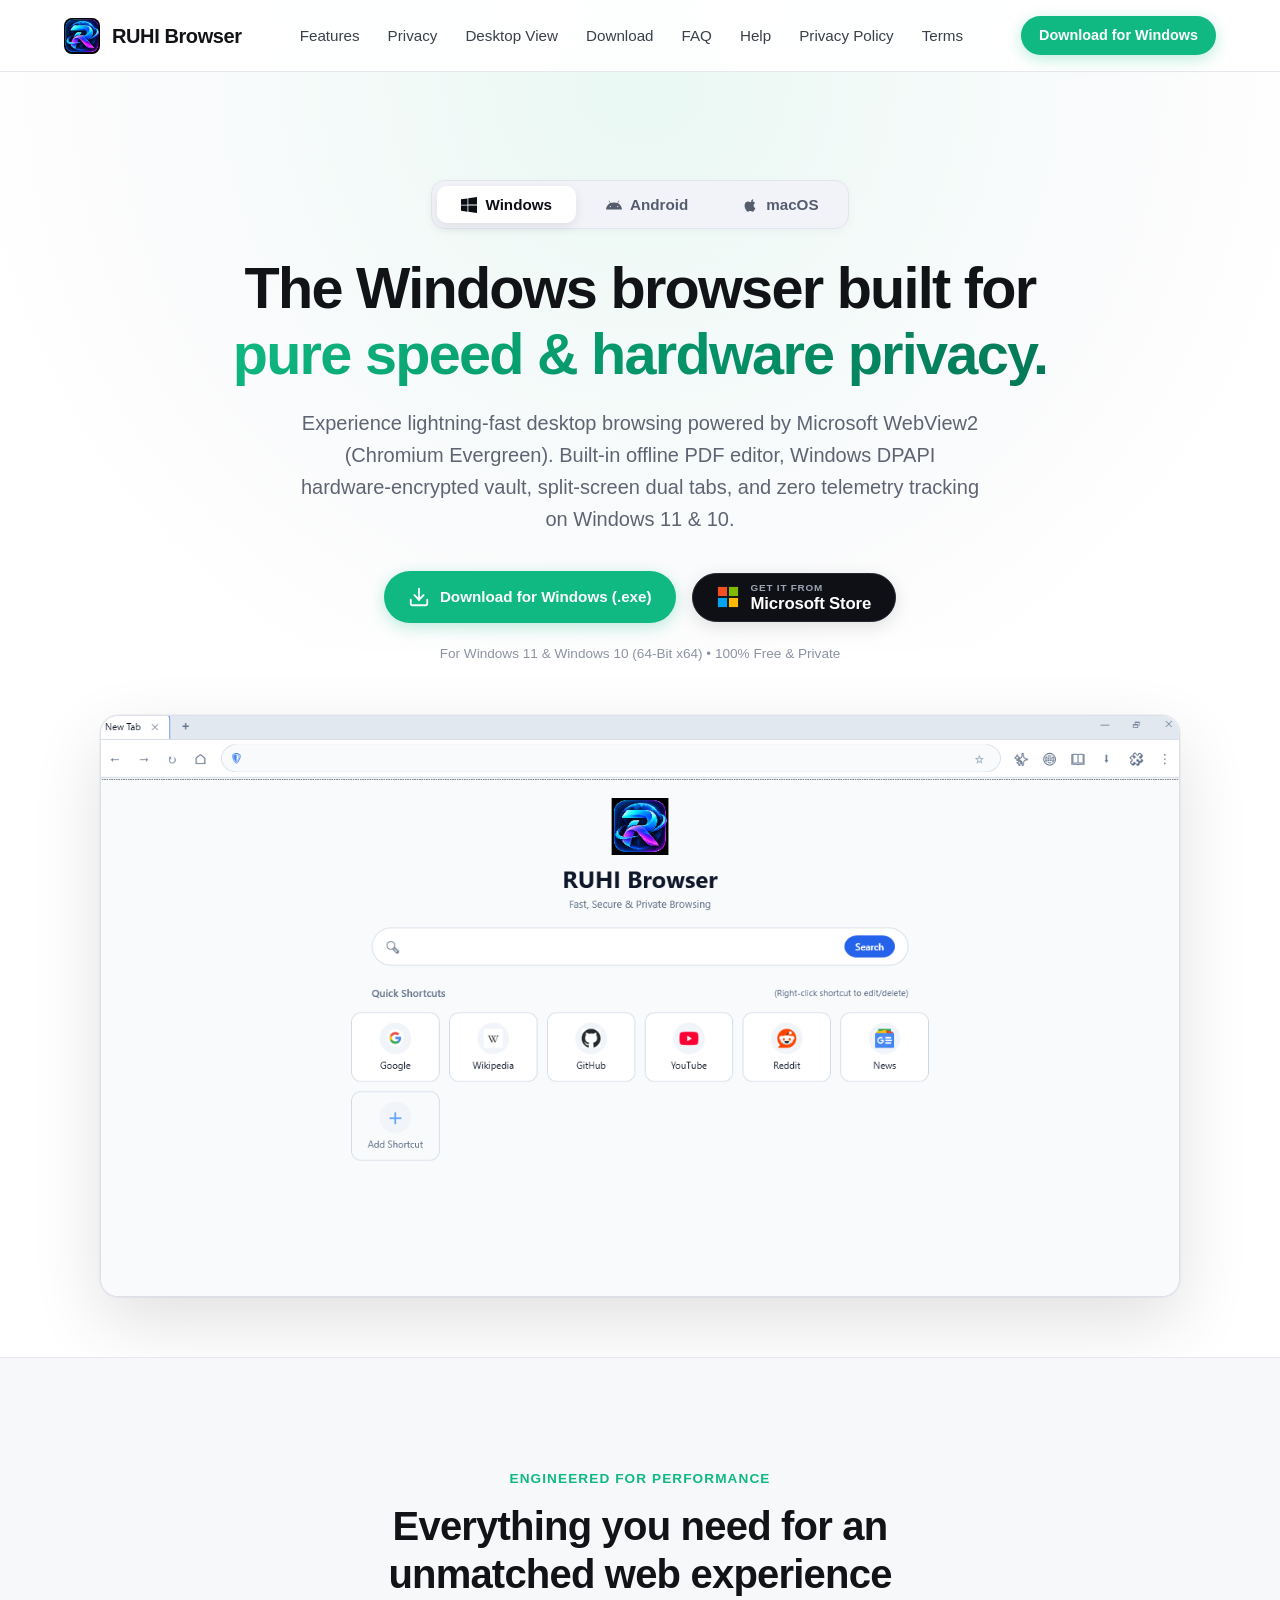
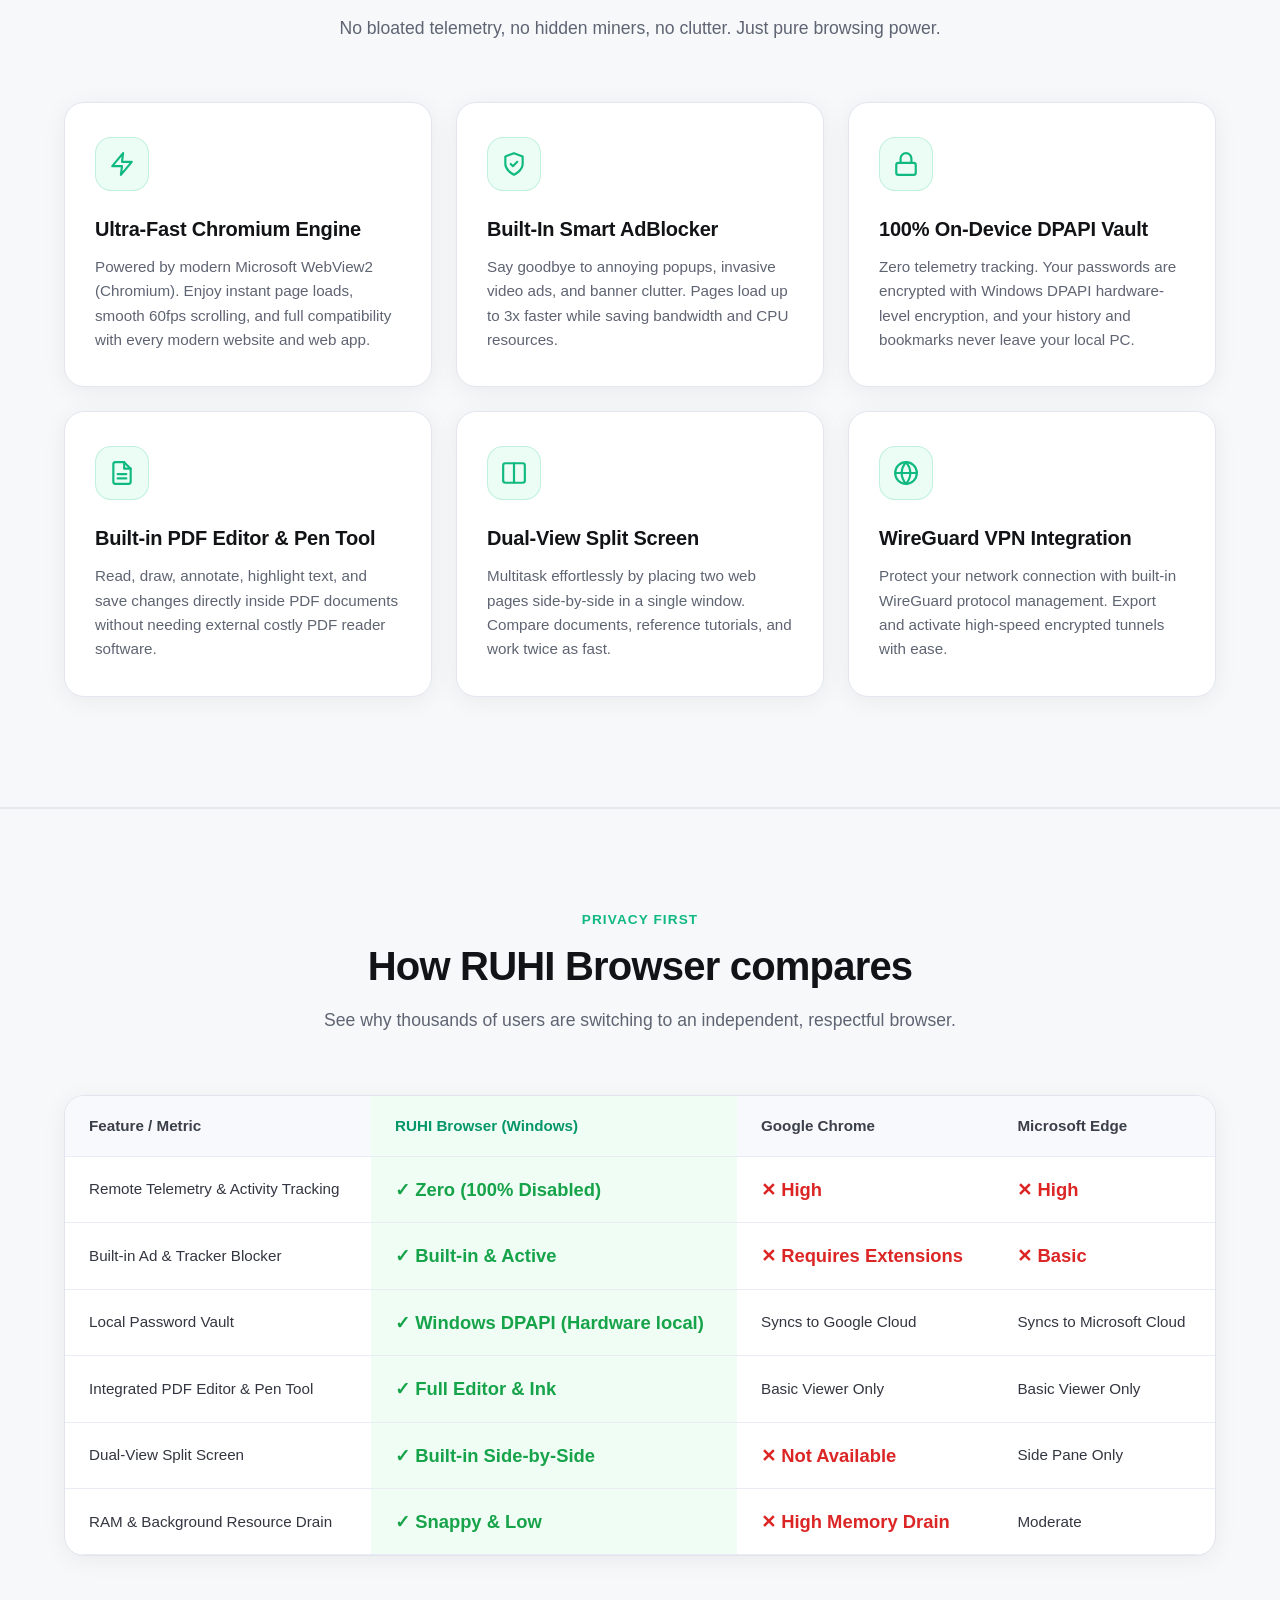
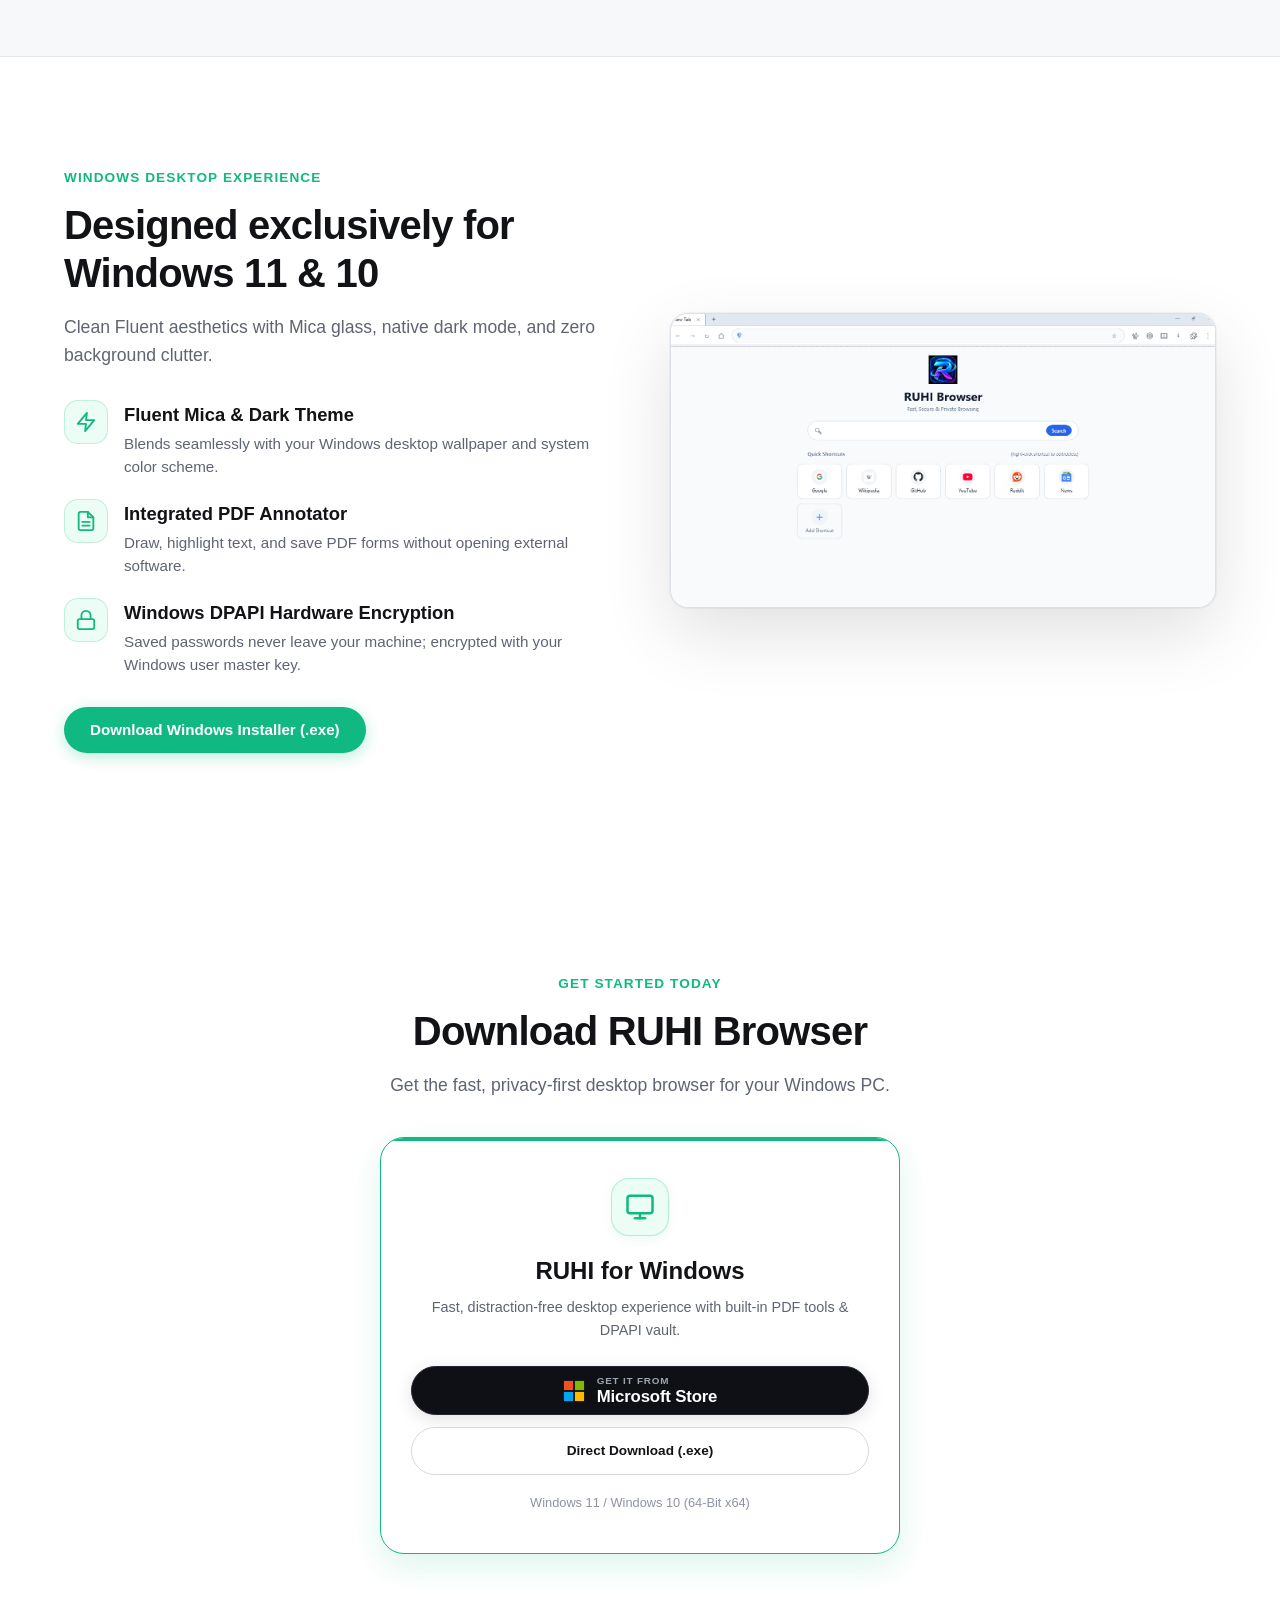
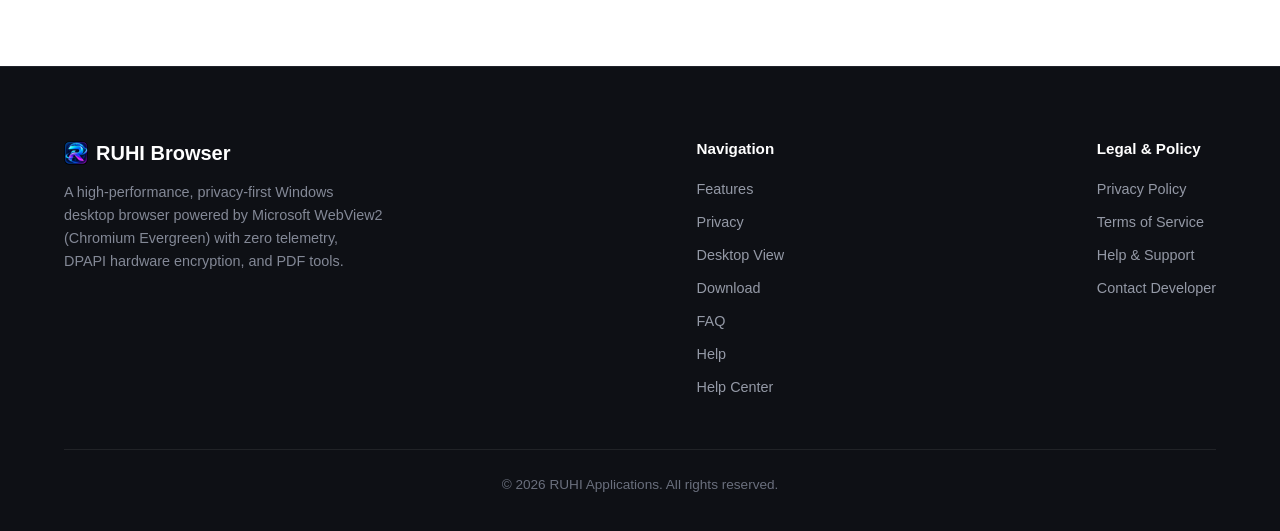
<file: index.html>
<!DOCTYPE html>
<html lang="en">
<head>
  <meta charset="UTF-8">
  <meta name="viewport" content="width=device-width, initial-scale=1.0">
  <title>RUHI Browser — Pure Simplicity. Zero Telemetry. Maximum Speed.</title>
  <meta name="description" content="RUHI Browser is a next-generation, privacy-first web browser available for Windows, Android, and macOS. Zero telemetry, built-in intelligent AdBlock, and on-device encryption.">
    <link rel="canonical" href="https://ruhibrowser.netlify.app/">
  <meta name="theme-color" content="#10b981">

  <!-- Open Graph / Facebook -->
  <meta property="og:type" content="website">
  <meta property="og:url" content="https://ruhibrowser.netlify.app/">
  <meta property="og:title" content="RUHI Browser — Pure Simplicity. Zero Telemetry. Maximum Speed.">
  <meta property="og:description" content="A lightweight, privacy-first web browser for Windows, macOS, and Android. 100% on-device local storage, DPAPI/Keychain encryption, native AdBlock, and zero telemetry.">
  <meta property="og:image" content="https://ruhibrowser.netlify.app/assets/icon.png">

  <!-- Twitter -->
  <meta property="twitter:card" content="summary_large_image">
  <meta property="twitter:url" content="https://ruhibrowser.netlify.app/">
  <meta property="twitter:title" content="RUHI Browser — Pure Simplicity. Zero Telemetry. Maximum Speed.">
  <meta property="twitter:description" content="A lightweight, privacy-first web browser for Windows, macOS, and Android. 100% on-device local storage, DPAPI/Keychain encryption, native AdBlock, and zero telemetry.">
  <meta property="twitter:image" content="https://ruhibrowser.netlify.app/assets/icon.png">
  <link rel="icon" type="image/x-icon" href="assets/favicon.ico">
  <link rel="stylesheet" href="css/styles.css">
</head>
<body data-platform="windows">

  <div class="ambient-glow"></div>

  <!-- Navbar -->
  <header class="navbar">
    <div class="container nav-content">
      <a href="index.html" class="nav-brand">
        <img src="assets/icon.png" alt="RUHI Browser Logo">
        <span>RUHI Browser</span>
      </a>
      <ul class="nav-links">
        <li><a href="#features">Features</a></li>
        <li><a href="#privacy">Privacy</a></li>
        <li class="platform-only-windows"><a href="#showcase">Desktop View</a></li>
        <li class="platform-only-android"><a href="#showcase">Mobile View</a></li>
        <li class="platform-only-mac"><a href="#showcase">Mac Native</a></li>
        <li><a href="#download">Download</a></li>
        <li><a href="faq.html">FAQ</a></li>
        <li><a href="help.html">Help</a></li>
        <li><a href="privacy.html">Privacy Policy</a></li>
        <li><a href="terms.html">Terms</a></li>
      </ul>
      <div class="nav-cta">
        <a href="#download" class="btn-primary platform-only-windows" style="padding: 8px 18px; font-size: 0.9rem;">
          Download for Windows
        </a>
        <a href="#download" class="btn-primary platform-only-android" style="padding: 8px 18px; font-size: 0.9rem;">
          Get on Google Play
        </a>
        <a href="#download" class="btn-primary platform-only-mac" style="padding: 8px 18px; font-size: 0.9rem;">
          Download for Mac
        </a>
        <button class="nav-mobile-toggle" aria-label="Toggle navigation menu" id="nav-toggle">
          <svg viewBox="0 0 24 24" width="22" height="22" stroke="currentColor" stroke-width="2" fill="none" stroke-linecap="round" stroke-linejoin="round">
            <line x1="3" y1="12" x2="21" y2="12"></line>
            <line x1="3" y1="6" x2="21" y2="6"></line>
            <line x1="3" y1="18" x2="21" y2="18"></line>
          </svg>
        </button>
      </div>
    </div>
  </header>

  <!-- Hero Section -->
  <section class="hero">
    <div class="container">
      <!-- Platform Selector Switcher -->
      <div style="text-align: center;">
        <div class="platform-tabs-nav">
          <button type="button" class="platform-tab-btn active" data-os="windows" onclick="setPlatformView('windows')">
            <svg viewBox="0 0 24 24" width="16" height="16" fill="currentColor"><path d="M0 3.449L9.75 2.1v9.451H0m10.949-9.602L24 0v11.4H10.949M0 12.6h9.75v9.451L0 20.699M10.949 12.6H24V24l-12.949-1.801"/></svg>
            Windows
          </button>
          <button type="button" class="platform-tab-btn" data-os="android" onclick="setPlatformView('android')">
            <svg viewBox="0 0 24 24" width="16" height="16" fill="currentColor"><path d="M17.523 15.3414c-.5511 0-.9993-.4486-.9993-.9997s.4482-.9993.9993-.9993c.551 0 .9993.4482.9993.9993.0001.5511-.4482.9997-.9993.9997m-11.046 0c-.5511 0-.9993-.4486-.9993-.9997s.4482-.9993.9993-.9993c.5511 0 .9993.4482.9993.9993 0 .5511-.4482.9997-.9993.9997m11.4045-6.02l1.9973-3.4592a.416.416 0 00-.1521-.5676.416.416 0 00-.5676.1521l-2.0223 3.503C15.5902 8.4128 13.8533 8.081 12 8.081s-3.5902.3318-5.1367.8682L4.841 5.4467a.4161.4161 0 00-.5677-.1521.4157.4157 0 00-.1521.5676l1.9973 3.4592C2.6889 11.1867.3432 14.6589 0 18.761h24c-.3435-4.1021-2.6892-7.5743-6.1185-9.4396"/></svg>
            Android
          </button>
          <button type="button" class="platform-tab-btn" data-os="mac" onclick="setPlatformView('mac')">
            <svg viewBox="0 0 24 24" width="16" height="16" fill="currentColor"><path d="M18.71 19.5c-.83 1.24-1.71 2.45-3.05 2.47-1.34.03-1.77-.79-3.29-.79-1.53 0-2 .77-3.27.82-1.31.05-2.3-1.32-3.14-2.53C4.25 17 2.94 12.45 4.7 9.39c.87-1.52 2.43-2.48 4.12-2.51 1.28-.02 2.5.87 3.29.87.78 0 2.26-1.07 3.81-.91.65.03 2.47.26 3.64 1.98-.09.06-2.17 1.28-2.15 3.81.03 3.02 2.65 4.03 2.68 4.04-.03.07-.42 1.44-1.38 2.83M15.97 6.37c.61-.75 1.04-1.8 0.92-2.85-.9.04-2 .6-2.64 1.35-.56.65-1.06 1.71-.92 2.73 1.01.08 2.03-.49 2.64-1.23z"/></svg>
            macOS
          </button>
        </div>
      </div>

      <!-- ==================== WINDOWS HERO ==================== -->
      <div class="platform-only-windows">
        <h1 class="hero-title">
          The Windows browser built for <span class="gradient-text">pure speed &amp; hardware privacy.</span>
        </h1>
        <p class="hero-subtitle">
          Experience lightning-fast desktop browsing powered by Microsoft WebView2 (Chromium Evergreen). Built-in offline PDF editor, Windows DPAPI hardware-encrypted vault, split-screen dual tabs, and zero telemetry tracking on Windows 11 &amp; 10.
        </p>
        <div class="hero-actions" style="display: flex; gap: 16px; flex-wrap: wrap; justify-content: center; align-items: center;">
          <a href="downloads/RuhiBrowserSetup.exe" class="btn-primary" style="height: 52px; padding: 0 24px; font-weight: 600; display: inline-flex; align-items: center; gap: 10px;" download>
            <svg viewBox="0 0 24 24" width="22" height="22" fill="none" stroke="currentColor" stroke-width="2" stroke-linecap="round" stroke-linejoin="round">
              <path d="M21 15v4a2 2 0 0 1-2 2H5a2 2 0 0 1-2-2v-4"></path>
              <polyline points="7 10 12 15 17 10"></polyline>
              <line x1="12" y1="15" x2="12" y2="3"></line>
            </svg>
            <span>Download for Windows (.exe)</span>
          </a>

          <a href="https://apps.microsoft.com/detail/9PCV98GBMJ68" target="_blank" rel="noopener noreferrer" class="btn-ms-store">
            <svg class="ms-store-icon" viewBox="0 0 24 24" fill="none">
              <rect x="1" y="1" width="10" height="10" fill="#f25022"/>
              <rect x="13" y="1" width="10" height="10" fill="#7fba00"/>
              <rect x="1" y="13" width="10" height="10" fill="#00a4ef"/>
              <rect x="13" y="13" width="10" height="10" fill="#ffb900"/>
            </svg>
            <div class="ms-store-text">
              <span class="ms-store-sub">GET IT FROM</span>
              <span class="ms-store-title">Microsoft Store</span>
            </div>
          </a>
        </div>
        <p class="hero-version-tag">For Windows 11 &amp; Windows 10 (64-Bit x64) • 100% Free &amp; Private</p>

        <div class="browser-mockup-wrapper">
          <div class="browser-screenshot-card">
            <img src="assets/desktop-screenshot.png" alt="RUHI Browser for Windows" class="browser-screenshot-img" loading="eager">
          </div>
        </div>
      </div>

      <!-- ==================== ANDROID HERO ==================== -->
      <div class="platform-only-android">
        <h1 class="hero-title">
          The lightweight Android browser built for <span class="gradient-text">instant speed &amp; AMOLED battery saving.</span>
        </h1>
        <p class="hero-subtitle">
          At just 5.4 MB, RUHI for Android installs in seconds. Enjoy true pitch-black AMOLED dark mode, built-in mobile AdBlocker, data saver for 4G/5G, one-handed bottom omnibox, and 100% on-device privacy with zero background tracking.
        </p>
        <div class="hero-actions" style="display: flex; gap: 16px; flex-wrap: wrap; justify-content: center; align-items: center;">
          <a href="https://play.google.com/store/apps/details?id=com.ruhi.browser" target="_blank" rel="noopener noreferrer" class="btn-play-store">
            <svg class="play-store-icon" viewBox="0 0 24 24" fill="none">
              <path d="M3.6 1.8l11.4 10.2L3.6 22.2c-.3-.2-.6-.6-.6-1.1V2.9c0-.5.3-.9.6-1.1z" fill="#00e5ff"/>
              <path d="M15 12L3.6 1.8c.2-.1.4-.2.7-.1l12.8 7.3L15 12z" fill="#00e676"/>
              <path d="M15 12l2.1 3-12.8 7.3c-.3.1-.5 0-.7-.1L15 12z" fill="#ff1744"/>
              <path d="M19.8 10.7l-2.7-1.7L15 12l2.1 3 2.7-1.7c.8-.5.8-1.7 0-2.2l-.0-.4z" fill="#ffea00"/>
            </svg>
            <div class="play-store-text">
              <span class="play-store-sub">GET IT FROM</span>
              <span class="play-store-title">Google Play</span>
            </div>
          </a>

          <a href="downloads/RuhiBrowser_Android.apk" class="btn-secondary" style="height: 52px; padding: 0 22px; font-weight: 600; display: inline-flex; align-items: center; gap: 8px;" download>
            <svg viewBox="0 0 24 24" width="20" height="20" fill="none" stroke="currentColor" stroke-width="2" stroke-linecap="round" stroke-linejoin="round">
              <path d="M21 15v4a2 2 0 0 1-2 2H5a2 2 0 0 1-2-2v-4"></path>
              <polyline points="7 10 12 15 17 10"></polyline>
              <line x1="12" y1="15" x2="12" y2="3"></line>
            </svg>
            <span>Direct APK (5.4 MB)</span>
          </a>
        </div>
        <p class="hero-version-tag">For Android 6.0 (Marshmallow) and higher • Featherlight 5.4 MB package</p>

        <div class="phone-mockup-wrapper" style="margin-top: 36px;">
          <div class="phone-device-frame" style="margin: 0 auto;">
            <div class="phone-top-sensors">
              <div class="phone-camera-lens"></div>
              <div class="phone-speaker"></div>
            </div>
            <div class="phone-screen-container">
              <img src="assets/mobile-screenshot.jpeg" alt="RUHI Browser Android App Screenshot" class="phone-screen-img" loading="eager">
            </div>
          </div>
        </div>
      </div>

      <!-- ==================== macOS HERO ==================== -->
      <div class="platform-only-mac">
        <h1 class="hero-title">
          The native Mac browser built with <span class="gradient-text">Apple WebKit &amp; zero battery drain.</span>
        </h1>
        <p class="hero-subtitle">
          Engineered natively in Swift and Apple WebKit for macOS Monterey, Ventura, Sonoma &amp; Sequoia. Universal Binary optimized for Apple Silicon (M1–M4) and Intel Macs with Apple Keychain security and native content blocking.
        </p>
        <div class="hero-actions" style="display: flex; gap: 16px; flex-wrap: wrap; justify-content: center; align-items: center;">
          <a href="downloads/RuhiBrowser_macOS.dmg" download target="_blank" rel="noopener noreferrer" class="btn-primary" style="height: 52px; padding: 0 24px; font-weight: 600; display: inline-flex; align-items: center; gap: 10px;">
            <svg viewBox="0 0 24 24" width="22" height="22" fill="currentColor">
              <path d="M18.71 19.5c-.83 1.24-1.71 2.45-3.05 2.47-1.34.03-1.77-.79-3.29-.79-1.53 0-2 .77-3.27.82-1.31.05-2.3-1.32-3.14-2.53C4.25 17 2.94 12.45 4.7 9.39c.87-1.52 2.43-2.48 4.12-2.51 1.28-.02 2.5.87 3.29.87.78 0 2.26-1.07 3.81-.91.65.03 2.47.26 3.64 1.98-.09.06-2.17 1.28-2.15 3.81.03 3.02 2.65 4.03 2.68 4.04-.03.07-.42 1.44-1.38 2.83M15.97 6.37c.61-.75 1.04-1.8 0.92-2.85-.9.04-2 .6-2.64 1.35-.56.65-1.06 1.71-.92 2.73 1.01.08 2.03-.49 2.64-1.23z"/>
            </svg>
            <span>Download for Mac (.dmg)</span>
          </a>

          <a href="#download" class="btn-secondary" style="height: 52px; padding: 0 20px; font-weight: 600; display: inline-flex; align-items: center; gap: 8px;">
            <span>Universal Binary (ARM64 &amp; x64)</span>
          </a>
        </div>
        <p class="hero-version-tag">For macOS 12 (Monterey) and higher • Universal Binary (Apple Silicon M1–M4 &amp; Intel)</p>

        <div class="browser-mockup-wrapper">
          <div class="browser-screenshot-card" style="box-shadow: 0 20px 50px rgba(0, 0, 0, 0.12); border-radius: 14px; overflow: hidden;">
            <img src="assets/mac-screenshot.png" alt="RUHI Browser for macOS Native WebKit" class="browser-screenshot-img" loading="eager">
          </div>
        </div>
      </div>

    </div>
  </section>

  <!-- ==================== FEATURES SECTION ==================== -->
  <section class="features-section" id="features">
    <div class="container">
      <div class="section-header">
        <div class="section-label">Engineered for Performance</div>
        <h2 class="section-title">Everything you need for an unmatched web experience</h2>
        <p class="section-subtitle">No bloated telemetry, no hidden miners, no clutter. Just pure browsing power.</p>
      </div>

      <!-- Windows Real Features -->
      <div class="features-grid platform-only-windows">
        <div class="feature-card">
          <div class="feature-icon-bubble">
            <svg viewBox="0 0 24 24" fill="none" stroke="currentColor" stroke-linecap="round" stroke-linejoin="round">
              <polygon points="13 2 3 14 12 14 11 22 21 10 12 10 13 2"></polygon>
            </svg>
          </div>
          <h3 class="feature-title">Ultra-Fast Chromium Engine</h3>
          <p class="feature-desc">Powered by modern Microsoft WebView2 (Chromium). Enjoy instant page loads, smooth 60fps scrolling, and full compatibility with every modern website and web app.</p>
        </div>

        <div class="feature-card">
          <div class="feature-icon-bubble">
            <svg viewBox="0 0 24 24" fill="none" stroke="currentColor" stroke-linecap="round" stroke-linejoin="round">
              <path d="M12 22s8-4 8-10V5l-8-3-8 3v7c0 6 8 10 8 10z"></path>
              <polyline points="9 12 11 14 15 10"></polyline>
            </svg>
          </div>
          <h3 class="feature-title">Built-In Smart AdBlocker</h3>
          <p class="feature-desc">Say goodbye to annoying popups, invasive video ads, and banner clutter. Pages load up to 3x faster while saving bandwidth and CPU resources.</p>
        </div>

        <div class="feature-card">
          <div class="feature-icon-bubble">
            <svg viewBox="0 0 24 24" fill="none" stroke="currentColor" stroke-linecap="round" stroke-linejoin="round">
              <rect x="3" y="11" width="18" height="11" rx="2" ry="2"></rect>
              <path d="M7 11V7a5 5 0 0 1 10 0v4"></path>
            </svg>
          </div>
          <h3 class="feature-title">100% On-Device DPAPI Vault</h3>
          <p class="feature-desc">Zero telemetry tracking. Your passwords are encrypted with Windows DPAPI hardware-level encryption, and your history and bookmarks never leave your local PC.</p>
        </div>

        <div class="feature-card">
          <div class="feature-icon-bubble">
            <svg viewBox="0 0 24 24" fill="none" stroke="currentColor" stroke-linecap="round" stroke-linejoin="round">
              <path d="M14 2H6a2 2 0 0 0-2 2v16a2 2 0 0 0 2 2h12a2 2 0 0 0 2-2V8z"></path>
              <polyline points="14 2 14 8 20 8"></polyline>
              <line x1="16" y1="13" x2="8" y2="13"></line>
              <line x1="16" y1="17" x2="8" y2="17"></line>
            </svg>
          </div>
          <h3 class="feature-title">Built-in PDF Editor &amp; Pen Tool</h3>
          <p class="feature-desc">Read, draw, annotate, highlight text, and save changes directly inside PDF documents without needing external costly PDF reader software.</p>
        </div>

        <div class="feature-card">
          <div class="feature-icon-bubble">
            <svg viewBox="0 0 24 24" fill="none" stroke="currentColor" stroke-linecap="round" stroke-linejoin="round">
              <rect x="2" y="3" width="20" height="18" rx="2" ry="2"></rect>
              <line x1="12" y1="3" x2="12" y2="21"></line>
            </svg>
          </div>
          <h3 class="feature-title">Dual-View Split Screen</h3>
          <p class="feature-desc">Multitask effortlessly by placing two web pages side-by-side in a single window. Compare documents, reference tutorials, and work twice as fast.</p>
        </div>

        <div class="feature-card">
          <div class="feature-icon-bubble">
            <svg viewBox="0 0 24 24" fill="none" stroke="currentColor" stroke-linecap="round" stroke-linejoin="round">
              <circle cx="12" cy="12" r="10"></circle>
              <line x1="2" y1="12" x2="22" y2="12"></line>
              <path d="M12 2a15.3 15.3 0 0 1 4 10 15.3 15.3 0 0 1-4 10 15.3 15.3 0 0 1-4-10 15.3 15.3 0 0 1 4-10z"></path>
            </svg>
          </div>
          <h3 class="feature-title">WireGuard VPN Integration</h3>
          <p class="feature-desc">Protect your network connection with built-in WireGuard protocol management. Export and activate high-speed encrypted tunnels with ease.</p>
        </div>
      </div>

      <!-- Android Real Features -->
      <div class="features-grid platform-only-android">
        <div class="feature-card">
          <div class="feature-icon-bubble">
            <svg viewBox="0 0 24 24" fill="none" stroke="currentColor" stroke-linecap="round" stroke-linejoin="round">
              <path d="M20.24 12.24a6 6 0 0 0-8.49-8.49L5 10.5V19h8.5z"></path>
              <line x1="16" y1="8" x2="2" y2="22"></line>
              <line x1="17.5" y1="15" x2="9" y2="15"></line>
            </svg>
          </div>
          <h3 class="feature-title">Ultra-Lightweight (~5.4 MB)</h3>
          <p class="feature-desc">Featherlight package installs in under 3 seconds. Uses minimal phone storage and runs smoothly even on budget Android devices with 2GB RAM.</p>
        </div>

        <div class="feature-card">
          <div class="feature-icon-bubble">
            <svg viewBox="0 0 24 24" fill="none" stroke="currentColor" stroke-linecap="round" stroke-linejoin="round">
              <path d="M21 12.79A9 9 0 1 1 11.21 3 7 7 0 0 0 21 12.79z"></path>
            </svg>
          </div>
          <h3 class="feature-title">Pitch-Black AMOLED Dark Mode</h3>
          <p class="feature-desc">Engineered with true pure #000000 charcoal black pixels. Pixels turn completely off on OLED/AMOLED screens, saving up to 40% battery life.</p>
        </div>

        <div class="feature-card">
          <div class="feature-icon-bubble">
            <svg viewBox="0 0 24 24" fill="none" stroke="currentColor" stroke-linecap="round" stroke-linejoin="round">
              <path d="M12 22s8-4 8-10V5l-8-3-8 3v7c0 6 8 10 8 10z"></path>
              <polyline points="9 12 11 14 15 10"></polyline>
            </svg>
          </div>
          <h3 class="feature-title">Smart AdBlock &amp; Data Saver</h3>
          <p class="feature-desc">Blocks invasive mobile popups, autoplay video banners, and analytics trackers. Pages load up to 3x faster while saving cellular 4G/5G data.</p>
        </div>

        <div class="feature-card">
          <div class="feature-icon-bubble">
            <svg viewBox="0 0 24 24" fill="none" stroke="currentColor" stroke-linecap="round" stroke-linejoin="round">
              <rect x="3" y="11" width="18" height="11" rx="2" ry="2"></rect>
              <path d="M7 11V7a5 5 0 0 1 10 0v4"></path>
            </svg>
          </div>
          <h3 class="feature-title">Android Keystore Security Vault</h3>
          <p class="feature-desc">Passwords and credentials are protected with hardware-backed Android Keystore and EncryptedSharedPreferences. Zero data uploaded to cloud.</p>
        </div>

        <div class="feature-card">
          <div class="feature-icon-bubble">
            <svg viewBox="0 0 24 24" fill="none" stroke="currentColor" stroke-linecap="round" stroke-linejoin="round">
              <rect x="5" y="2" width="14" height="20" rx="2" ry="2"></rect>
              <line x1="12" y1="18" x2="12.01" y2="18"></line>
            </svg>
          </div>
          <h3 class="feature-title">One-Handed Bottom Omnibox</h3>
          <p class="feature-desc">Ergonomic bottom address bar and navigation toolbar designed specifically for comfortable one-thumb reach on modern tall mobile screens.</p>
        </div>

        <div class="feature-card">
          <div class="feature-icon-bubble">
            <svg viewBox="0 0 24 24" fill="none" stroke="currentColor" stroke-linecap="round" stroke-linejoin="round">
              <circle cx="12" cy="12" r="10"></circle>
              <line x1="2" y1="12" x2="22" y2="12"></line>
              <path d="M12 2a15.3 15.3 0 0 1 4 10 15.3 15.3 0 0 1-4 10 15.3 15.3 0 0 1-4-10 15.3 15.3 0 0 1 4-10z"></path>
            </svg>
          </div>
          <h3 class="feature-title">WireGuard Mobile VPN</h3>
          <p class="feature-desc">Protect your cellular and public Wi-Fi connections with integrated high-speed WireGuard protocol encryption right inside the browser.</p>
        </div>
      </div>

      <!-- macOS Real Features -->
      <div class="features-grid platform-only-mac">
        <div class="feature-card">
          <div class="feature-icon-bubble">
            <svg viewBox="0 0 24 24" fill="currentColor">
              <path d="M18.71 19.5c-.83 1.24-1.71 2.45-3.05 2.47-1.34.03-1.77-.79-3.29-.79-1.53 0-2 .77-3.27.82-1.31.05-2.3-1.32-3.14-2.53C4.25 17 2.94 12.45 4.7 9.39c.87-1.52 2.43-2.48 4.12-2.51 1.28-.02 2.5.87 3.29.87.78 0 2.26-1.07 3.81-.91.65.03 2.47.26 3.64 1.98-.09.06-2.17 1.28-2.15 3.81.03 3.02 2.65 4.03 2.68 4.04-.03.07-.42 1.44-1.38 2.83M15.97 6.37c.61-.75 1.04-1.8 0.92-2.85-.9.04-2 .6-2.64 1.35-.56.65-1.06 1.71-.92 2.73 1.01.08 2.03-.49 2.64-1.23z"/>
            </svg>
          </div>
          <h3 class="feature-title">100% Apple Native (Swift &amp; WebKit)</h3>
          <p class="feature-desc">Zero Electron overhead. Starts in milliseconds, scrolls at smooth 120Hz ProMotion, and uses minimal RAM with zero MacBook fan noise.</p>
        </div>

        <div class="feature-card">
          <div class="feature-icon-bubble">
            <svg viewBox="0 0 24 24" fill="none" stroke="currentColor" stroke-linecap="round" stroke-linejoin="round">
              <polygon points="13 2 3 14 12 14 11 22 21 10 12 10 13 2"></polygon>
            </svg>
          </div>
          <h3 class="feature-title">Universal Binary (M1–M4 &amp; Intel)</h3>
          <p class="feature-desc">Native 64-bit ARM64 compilation for Apple Silicon M1, M2, M3, M4 chips, plus full native compatibility with Intel Macs.</p>
        </div>

        <div class="feature-card">
          <div class="feature-icon-bubble">
            <svg viewBox="0 0 24 24" fill="none" stroke="currentColor" stroke-linecap="round" stroke-linejoin="round">
              <rect x="3" y="11" width="18" height="11" rx="2" ry="2"></rect>
              <path d="M7 11V7a5 5 0 0 1 10 0v4"></path>
            </svg>
          </div>
          <h3 class="feature-title">Apple Keychain Secure Enclave</h3>
          <p class="feature-desc">Passwords and credentials are stored locally with Apple Keychain hardware security, protected with Touch ID biometric authentication.</p>
        </div>

        <div class="feature-card">
          <div class="feature-icon-bubble">
            <svg viewBox="0 0 24 24" fill="none" stroke="currentColor" stroke-linecap="round" stroke-linejoin="round">
              <path d="M12 22s8-4 8-10V5l-8-3-8 3v7c0 6 8 10 8 10z"></path>
              <polyline points="9 12 11 14 15 10"></polyline>
            </svg>
          </div>
          <h3 class="feature-title">WebKit ContentRuleList AdBlock</h3>
          <p class="feature-desc">Uses Apple's native Content Blocking API compiled directly into WebKit rules for zero-CPU ad, tracker, and script elimination.</p>
        </div>

        <div class="feature-card">
          <div class="feature-icon-bubble">
            <svg viewBox="0 0 24 24" fill="none" stroke="currentColor" stroke-linecap="round" stroke-linejoin="round">
              <rect x="2" y="3" width="20" height="14" rx="2" ry="2"></rect>
              <line x1="8" y1="21" x2="16" y2="21"></line>
              <line x1="12" y1="17" x2="12" y2="21"></line>
            </svg>
          </div>
          <h3 class="feature-title">macOS Native Menu &amp; Hotkeys</h3>
          <p class="feature-desc">Full integration with the macOS system menu bar, dock, and standard Mac keyboard shortcuts (Cmd+T, Cmd+W, Cmd+Shift+N, Cmd+J, Cmd+,).</p>
        </div>

        <div class="feature-card">
          <div class="feature-icon-bubble">
            <svg viewBox="0 0 24 24" fill="none" stroke="currentColor" stroke-linecap="round" stroke-linejoin="round">
              <path d="M13 2L3 14h9l-1 8 10-12h-9l1-8z"></path>
            </svg>
          </div>
          <h3 class="feature-title">Zero Battery Drain</h3>
          <p class="feature-desc">Whisper-quiet, thermal-efficient operation designed specifically to extend MacBook all-day battery life with zero idle wakeups.</p>
        </div>
      </div>
    </div>
  </section>

  <!-- ==================== PRIVACY COMPARISON SECTION ==================== -->
  <section class="comparison-section" id="privacy">
    <div class="container">
      <div class="section-header">
        <div class="section-label">Privacy First</div>
        <h2 class="section-title">How RUHI Browser compares</h2>
        <p class="section-subtitle">See why thousands of users are switching to an independent, respectful browser.</p>
      </div>

      <!-- Windows Comparison Table -->
      <div class="comparison-table-wrapper platform-only-windows">
        <table class="comparison-table">
          <thead>
            <tr>
              <th>Feature / Metric</th>
              <th class="highlight">RUHI Browser (Windows)</th>
              <th>Google Chrome</th>
              <th>Microsoft Edge</th>
            </tr>
          </thead>
          <tbody>
            <tr>
              <td>Remote Telemetry &amp; Activity Tracking</td>
              <td class="highlight"><span class="check-icon">✓ Zero (100% Disabled)</span></td>
              <td><span class="cross-icon">✕ High</span></td>
              <td><span class="cross-icon">✕ High</span></td>
            </tr>
            <tr>
              <td>Built-in Ad &amp; Tracker Blocker</td>
              <td class="highlight"><span class="check-icon">✓ Built-in &amp; Active</span></td>
              <td><span class="cross-icon">✕ Requires Extensions</span></td>
              <td><span class="cross-icon">✕ Basic</span></td>
            </tr>
            <tr>
              <td>Local Password Vault</td>
              <td class="highlight"><span class="check-icon">✓ Windows DPAPI (Hardware local)</span></td>
              <td>Syncs to Google Cloud</td>
              <td>Syncs to Microsoft Cloud</td>
            </tr>
            <tr>
              <td>Integrated PDF Editor &amp; Pen Tool</td>
              <td class="highlight"><span class="check-icon">✓ Full Editor &amp; Ink</span></td>
              <td>Basic Viewer Only</td>
              <td>Basic Viewer Only</td>
            </tr>
            <tr>
              <td>Dual-View Split Screen</td>
              <td class="highlight"><span class="check-icon">✓ Built-in Side-by-Side</span></td>
              <td><span class="cross-icon">✕ Not Available</span></td>
              <td>Side Pane Only</td>
            </tr>
            <tr>
              <td>RAM &amp; Background Resource Drain</td>
              <td class="highlight"><span class="check-icon">✓ Snappy &amp; Low</span></td>
              <td><span class="cross-icon">✕ High Memory Drain</span></td>
              <td>Moderate</td>
            </tr>
          </tbody>
        </table>
      </div>

      <!-- Android Comparison Table -->
      <div class="comparison-table-wrapper platform-only-android">
        <table class="comparison-table">
          <thead>
            <tr>
              <th>Feature / Metric</th>
              <th class="highlight">RUHI Mobile (Android)</th>
              <th>Google Chrome Mobile</th>
              <th>Samsung Internet</th>
            </tr>
          </thead>
          <tbody>
            <tr>
              <td>App Download Package Size</td>
              <td class="highlight"><span class="check-icon">✓ Only ~5.4 MB (Featherlight)</span></td>
              <td><span class="cross-icon">✕ 150+ MB (Heavy)</span></td>
              <td><span class="cross-icon">✕ 120+ MB</span></td>
            </tr>
            <tr>
              <td>Background Telemetry &amp; Location Tracking</td>
              <td class="highlight"><span class="check-icon">✓ Zero (100% Disabled)</span></td>
              <td><span class="cross-icon">✕ Continuous Profiling</span></td>
              <td><span class="cross-icon">✕ Analytics Enabled</span></td>
            </tr>
            <tr>
              <td>Pure Pitch-Black AMOLED Dark Mode</td>
              <td class="highlight"><span class="check-icon">✓ True #000000 Black (Battery Saver)</span></td>
              <td>Dark Gray / Washed</td>
              <td>Standard Gray</td>
            </tr>
            <tr>
              <td>Built-in AdBlock &amp; Mobile Data Saver</td>
              <td class="highlight"><span class="check-icon">✓ Enabled by Default (Saves 3x Data)</span></td>
              <td><span class="cross-icon">✕ No AdBlocker</span></td>
              <td>Requires Add-on</td>
            </tr>
            <tr>
              <td>One-Handed Bottom Omnibox</td>
              <td class="highlight"><span class="check-icon">✓ Ergonomic Thumb Reach</span></td>
              <td>Top Bar Only</td>
              <td>Bottom Bar</td>
            </tr>
            <tr>
              <td>Background Battery Drain</td>
              <td class="highlight"><span class="check-icon">✓ Zero Idle Drain</span></td>
              <td>Background Sync Drain</td>
              <td>Moderate Drain</td>
            </tr>
          </tbody>
        </table>
      </div>

      <!-- macOS Comparison Table -->
      <div class="comparison-table-wrapper platform-only-mac">
        <table class="comparison-table">
          <thead>
            <tr>
              <th>Feature / Metric</th>
              <th class="highlight">RUHI Browser (macOS)</th>
              <th>Apple Safari</th>
              <th>Google Chrome (Mac)</th>
            </tr>
          </thead>
          <tbody>
            <tr>
              <td>Remote Telemetry &amp; User Profiling</td>
              <td class="highlight"><span class="check-icon">✓ Zero (100% Disabled)</span></td>
              <td>Apple Analytics Enabled</td>
              <td><span class="cross-icon">✕ Extensive Google Tracking</span></td>
            </tr>
            <tr>
              <td>Engine &amp; Performance</td>
              <td class="highlight"><span class="check-icon">✓ Native Swift &amp; WebKit</span></td>
              <td>Native WebKit</td>
              <td>Chromium (High RAM/Fan Spin)</td>
            </tr>
            <tr>
              <td>Ad &amp; Tracker Blocker</td>
              <td class="highlight"><span class="check-icon">✓ Native WebKit ContentRuleList</span></td>
              <td>Basic Tracker Report</td>
              <td><span class="cross-icon">✕ Manifest V3 Restrictions</span></td>
            </tr>
            <tr>
              <td>Password Security Vault</td>
              <td class="highlight"><span class="check-icon">✓ Local Apple Keychain (Touch ID)</span></td>
              <td>iCloud Keychain Sync</td>
              <td>Google Account Cloud Sync</td>
            </tr>
            <tr>
              <td>Universal Binary (M1–M4 &amp; Intel)</td>
              <td class="highlight"><span class="check-icon">✓ Universal Native (ARM64 &amp; x64)</span></td>
              <td>Universal Native</td>
              <td>Heavy Multi-Architecture</td>
            </tr>
            <tr>
              <td>MacBook Battery Life Impact</td>
              <td class="highlight"><span class="check-icon">✓ Whisper Quiet &amp; Zero Drain</span></td>
              <td>Low Battery Drain</td>
              <td><span class="cross-icon">✕ Heavy Battery Drain</span></td>
            </tr>
          </tbody>
        </table>
      </div>
    </div>
  </section>

  <!-- ==================== SHOWCASE SECTION ==================== -->
  <section class="mobile-showcase-section" id="showcase">
    <div class="container">

      <!-- Windows Showcase -->
      <div class="mobile-showcase-grid platform-only-windows">
        <div>
          <div class="section-label">Windows Desktop Experience</div>
          <h2 class="section-title">Designed exclusively for Windows 11 &amp; 10</h2>
          <p class="section-subtitle">Clean Fluent aesthetics with Mica glass, native dark mode, and zero background clutter.</p>

          <div class="mobile-perks-list">
            <div class="mobile-perk-item">
              <div class="mobile-perk-icon">
                <svg viewBox="0 0 24 24" fill="none" stroke="currentColor" stroke-linecap="round" stroke-linejoin="round">
                  <polygon points="13 2 3 14 12 14 11 22 21 10 12 10 13 2"></polygon>
                </svg>
              </div>
              <div class="mobile-perk-content">
                <h4>Fluent Mica &amp; Dark Theme</h4>
                <p>Blends seamlessly with your Windows desktop wallpaper and system color scheme.</p>
              </div>
            </div>

            <div class="mobile-perk-item">
              <div class="mobile-perk-icon">
                <svg viewBox="0 0 24 24" fill="none" stroke="currentColor" stroke-linecap="round" stroke-linejoin="round">
                  <path d="M14 2H6a2 2 0 0 0-2 2v16a2 2 0 0 0 2 2h12a2 2 0 0 0 2-2V8z"></path>
                  <polyline points="14 2 14 8 20 8"></polyline>
                  <line x1="16" y1="13" x2="8" y2="13"></line>
                  <line x1="16" y1="17" x2="8" y2="17"></line>
                </svg>
              </div>
              <div class="mobile-perk-content">
                <h4>Integrated PDF Annotator</h4>
                <p>Draw, highlight text, and save PDF forms without opening external software.</p>
              </div>
            </div>

            <div class="mobile-perk-item">
              <div class="mobile-perk-icon">
                <svg viewBox="0 0 24 24" fill="none" stroke="currentColor" stroke-linecap="round" stroke-linejoin="round">
                  <rect x="3" y="11" width="18" height="11" rx="2" ry="2"></rect>
                  <path d="M7 11V7a5 5 0 0 1 10 0v4"></path>
                </svg>
              </div>
              <div class="mobile-perk-content">
                <h4>Windows DPAPI Hardware Encryption</h4>
                <p>Saved passwords never leave your machine; encrypted with your Windows user master key.</p>
              </div>
            </div>
          </div>

          <div style="display: flex; gap: 14px; flex-wrap: wrap; align-items: center; margin-top: 24px;">
            <a href="downloads/RuhiBrowserSetup.exe" class="btn-primary" download>
              Download Windows Installer (.exe)
            </a>
          </div>
        </div>

        <div class="browser-mockup-wrapper">
          <div class="browser-screenshot-card">
            <img src="assets/desktop-screenshot.png" alt="RUHI Browser Windows Desktop UI" class="browser-screenshot-img" loading="lazy">
          </div>
        </div>
      </div>

      <!-- Android Showcase -->
      <div class="mobile-showcase-grid platform-only-android">
        <div>
          <div class="section-label">Mobile Experience</div>
          <h2 class="section-title">RUHI Browser for Android</h2>
          <p class="section-subtitle">Speed, privacy, and full battery efficiency right in the palm of your hand.</p>

          <div class="mobile-perks-list">
            <div class="mobile-perk-item">
              <div class="mobile-perk-icon">
                <svg viewBox="0 0 24 24" fill="none" stroke="currentColor" stroke-linecap="round" stroke-linejoin="round">
                  <path d="M20.24 12.24a6 6 0 0 0-8.49-8.49L5 10.5V19h8.5z"></path>
                  <line x1="16" y1="8" x2="2" y2="22"></line>
                  <line x1="17.5" y1="15" x2="9" y2="15"></line>
                </svg>
              </div>
              <div class="mobile-perk-content">
                <h4>Ultra-Lightweight (Only ~5.4 MB)</h4>
                <p>Installs in seconds without hogging your phone storage or draining system RAM.</p>
              </div>
            </div>

            <div class="mobile-perk-item">
              <div class="mobile-perk-icon">
                <svg viewBox="0 0 24 24" fill="none" stroke="currentColor" stroke-linecap="round" stroke-linejoin="round">
                  <path d="M12 22s8-4 8-10V5l-8-3-8 3v7c0 6 8 10 8 10z"></path>
                  <polyline points="9 12 11 14 15 10"></polyline>
                </svg>
              </div>
              <div class="mobile-perk-content">
                <h4>Smart AdBlock &amp; Data Saver</h4>
                <p>Blocks invasive popups and trackers across 4G/5G mobile data, loading pages up to 3x faster.</p>
              </div>
            </div>

            <div class="mobile-perk-item">
              <div class="mobile-perk-icon">
                <svg viewBox="0 0 24 24" fill="none" stroke="currentColor" stroke-linecap="round" stroke-linejoin="round">
                  <path d="M21 12.79A9 9 0 1 1 11.21 3 7 7 0 0 0 21 12.79z"></path>
                </svg>
              </div>
              <div class="mobile-perk-content">
                <h4>AMOLED Pure Black Dark Mode</h4>
                <p>Engineered with true pitch-black charcoal tones to maximize OLED battery longevity.</p>
              </div>
            </div>

            <div class="mobile-perk-item">
              <div class="mobile-perk-icon">
                <svg viewBox="0 0 24 24" fill="none" stroke="currentColor" stroke-linecap="round" stroke-linejoin="round">
                  <rect x="3" y="11" width="18" height="11" rx="2" ry="2"></rect>
                  <path d="M7 11V7a5 5 0 0 1 10 0v4"></path>
                </svg>
              </div>
              <div class="mobile-perk-content">
                <h4>Zero Background Telemetry</h4>
                <p>No background telemetry daemons or location tracking. 100% on-device private browsing.</p>
              </div>
            </div>
          </div>

          <div style="display: flex; gap: 14px; flex-wrap: wrap; align-items: center; margin-top: 24px;">
            <a href="https://play.google.com/store/apps/details?id=com.ruhi.browser" target="_blank" rel="noopener noreferrer" class="btn-play-store">
              <svg class="play-store-icon" viewBox="0 0 24 24" fill="none">
                <path d="M3.6 1.8l11.4 10.2L3.6 22.2c-.3-.2-.6-.6-.6-1.1V2.9c0-.5.3-.9.6-1.1z" fill="#00e5ff"/>
                <path d="M15 12L3.6 1.8c.2-.1.4-.2.7-.1l12.8 7.3L15 12z" fill="#00e676"/>
                <path d="M15 12l2.1 3-12.8 7.3c-.3.1-.5 0-.7-.1L15 12z" fill="#ff1744"/>
                <path d="M19.8 10.7l-2.7-1.7L15 12l2.1 3 2.7-1.7c.8-.5.8-1.7 0-2.2l-.0-.4z" fill="#ffea00"/>
              </svg>
              <div class="play-store-text">
                <span class="play-store-sub">GET IT FROM</span>
                <span class="play-store-title">Google Play</span>
              </div>
            </a>
            <a href="downloads/RuhiBrowser_Android.apk" class="btn-secondary" download>
              Direct APK (5.4 MB)
            </a>
          </div>
        </div>

        <div class="phone-mockup-wrapper">
          <div class="phone-device-frame">
            <div class="phone-top-sensors">
              <div class="phone-camera-lens"></div>
              <div class="phone-speaker"></div>
            </div>
            <div class="phone-screen-container">
              <img src="assets/mobile-screenshot.jpeg" alt="RUHI Browser Android App Screenshot" class="phone-screen-img" loading="lazy">
            </div>
          </div>
        </div>
      </div>

      <!-- macOS Showcase -->
      <div class="mobile-showcase-grid platform-only-mac" style="direction: rtl;">
        <div style="direction: ltr;" class="browser-mockup-wrapper">
          <div class="browser-screenshot-card" style="box-shadow: 0 20px 50px rgba(0, 0, 0, 0.12); border-radius: 14px; overflow: hidden;">
            <img src="assets/mac-screenshot.png" alt="RUHI Browser for macOS Native WebKit" class="browser-screenshot-img" loading="lazy">
          </div>
        </div>

        <div style="direction: ltr;">
          <div class="section-label">Mac Native Experience</div>
          <h2 class="section-title">RUHI Browser for macOS</h2>
          <p class="section-subtitle">Engineered natively in Swift and Apple WebKit for silky-smooth browsing without battery drain.</p>

          <div class="mobile-perks-list">
            <div class="mobile-perk-item">
              <div class="mobile-perk-icon">
                <svg viewBox="0 0 24 24" fill="currentColor">
                  <path d="M18.71 19.5c-.83 1.24-1.71 2.45-3.05 2.47-1.34.03-1.77-.79-3.29-.79-1.53 0-2 .77-3.27.82-1.31.05-2.3-1.32-3.14-2.53C4.25 17 2.94 12.45 4.7 9.39c.87-1.52 2.43-2.48 4.12-2.51 1.28-.02 2.5.87 3.29.87.78 0 2.26-1.07 3.81-.91.65.03 2.47.26 3.64 1.98-.09.06-2.17 1.28-2.15 3.81.03 3.02 2.65 4.03 2.68 4.04-.03.07-.42 1.44-1.38 2.83M15.97 6.37c.61-.75 1.04-1.8 0.92-2.85-.9.04-2 .6-2.64 1.35-.56.65-1.06 1.71-.92 2.73 1.01.08 2.03-.49 2.64-1.23z"/>
                </svg>
              </div>
              <div class="mobile-perk-content">
                <h4>True Apple Native (Swift &amp; WebKit)</h4>
                <p>Zero Electron bloat. Starts in milliseconds with minimal RAM and zero thermal throttling on your MacBook.</p>
              </div>
            </div>

            <div class="mobile-perk-item">
              <div class="mobile-perk-icon">
                <svg viewBox="0 0 24 24" fill="none" stroke="currentColor" stroke-linecap="round" stroke-linejoin="round">
                  <polygon points="13 2 3 14 12 14 11 22 21 10 12 10 13 2"></polygon>
                </svg>
              </div>
              <div class="mobile-perk-content">
                <h4>Universal Binary (Apple Silicon M1–M4 &amp; Intel)</h4>
                <p>Native 64-bit ARM64 &amp; x86_64 code tuned for Apple's high-efficiency and high-performance CPU cores.</p>
              </div>
            </div>

            <div class="mobile-perk-item">
              <div class="mobile-perk-icon">
                <svg viewBox="0 0 24 24" fill="none" stroke="currentColor" stroke-linecap="round" stroke-linejoin="round">
                  <rect x="3" y="11" width="18" height="11" rx="2" ry="2"></rect>
                  <path d="M7 11V7a5 5 0 0 1 10 0v4"></path>
                </svg>
              </div>
              <div class="mobile-perk-content">
                <h4>Apple Keychain Security Vault</h4>
                <p>Your passwords and sensitive credentials are encrypted using Apple Keychain hardware security, protected by Touch ID.</p>
              </div>
            </div>
          </div>

          <div style="display: flex; gap: 14px; flex-wrap: wrap; align-items: center; margin-top: 24px;">
            <a href="downloads/RuhiBrowser_macOS.dmg" download target="_blank" rel="noopener noreferrer" class="btn-primary" style="height: 50px; padding: 0 24px; font-weight: 600; display: inline-flex; align-items: center; gap: 10px;">
              <svg viewBox="0 0 24 24" width="20" height="20" fill="currentColor">
                <path d="M18.71 19.5c-.83 1.24-1.71 2.45-3.05 2.47-1.34.03-1.77-.79-3.29-.79-1.53 0-2 .77-3.27.82-1.31.05-2.3-1.32-3.14-2.53C4.25 17 2.94 12.45 4.7 9.39c.87-1.52 2.43-2.48 4.12-2.51 1.28-.02 2.5.87 3.29.87.78 0 2.26-1.07 3.81-.91.65.03 2.47.26 3.64 1.98-.09.06-2.17 1.28-2.15 3.81.03 3.02 2.65 4.03 2.68 4.04-.03.07-.42 1.44-1.38 2.83M15.97 6.37c.61-.75 1.04-1.8 0.92-2.85-.9.04-2 .6-2.64 1.35-.56.65-1.06 1.71-.92 2.73 1.01.08 2.03-.49 2.64-1.23z"/>
              </svg>
              <span>Download for Mac (.dmg)</span>
            </a>
          </div>
        </div>
      </div>

    </div>
  </section>

  <!-- ==================== DOWNLOAD SECTION ==================== -->
  <section class="download-section" id="download">
    <div class="container">
      <div class="section-header" style="margin-bottom: 40px;">
        <div class="section-label">Get Started Today</div>
        <h2 class="section-title">Download RUHI Browser</h2>
        <p class="section-subtitle platform-only-windows">Get the fast, privacy-first desktop browser for your Windows PC.</p>
        <p class="section-subtitle platform-only-android">Get the lightweight, battery-saving privacy browser for your Android phone.</p>
        <p class="section-subtitle platform-only-mac">Get the native Apple WebKit privacy browser for your Mac.</p>
      </div>

      <div class="download-single-wrapper">
        <!-- Windows Platform Card ONLY -->
        <div class="download-card platform-only-windows is-detected" style="padding: 40px 30px; text-align: center;">
          <div class="download-platform-icon">
            <svg viewBox="0 0 24 24" fill="none" stroke="currentColor" stroke-linecap="round" stroke-linejoin="round">
              <rect x="2" y="3" width="20" height="14" rx="2" ry="2"></rect>
              <line x1="8" y1="21" x2="16" y2="21"></line>
              <line x1="12" y1="17" x2="12" y2="21"></line>
            </svg>
          </div>
          <h3 style="font-size: 1.5rem; font-weight: 700; margin-bottom: 6px;">RUHI for Windows</h3>
          <p style="color: var(--text-secondary); font-size: 0.9rem; margin-bottom: 24px;">Fast, distraction-free desktop experience with built-in PDF tools &amp; DPAPI vault.</p>

          <div style="display: flex; flex-direction: column; gap: 12px; align-items: center;">
            <a href="https://apps.microsoft.com/detail/9PCV98GBMJ68" target="_blank" rel="noopener noreferrer" class="btn-ms-store" style="width: 100%; justify-content: center;">
              <svg class="ms-store-icon" viewBox="0 0 24 24" fill="none">
                <rect x="1" y="1" width="10" height="10" fill="#f25022"/>
                <rect x="13" y="1" width="10" height="10" fill="#7fba00"/>
                <rect x="1" y="13" width="10" height="10" fill="#00a4ef"/>
                <rect x="13" y="13" width="10" height="10" fill="#ffb900"/>
              </svg>
              <div class="ms-store-text">
                <span class="ms-store-sub">GET IT FROM</span>
                <span class="ms-store-title">Microsoft Store</span>
              </div>
            </a>
            <a href="downloads/RuhiBrowserSetup.exe" class="btn-secondary" style="width: 100%; justify-content: center; font-size: 0.85rem; padding: 12px 18px;" download>
              Direct Download (.exe)
            </a>
          </div>
          <p style="margin-top: 18px; color: var(--text-muted); font-size: 0.8rem;">Windows 11 / Windows 10 (64-Bit x64)</p>
        </div>

        <!-- Android Platform Card ONLY -->
        <div class="download-card platform-only-android is-detected" style="padding: 40px 30px; text-align: center;">
          <div class="download-platform-icon">
            <svg viewBox="0 0 24 24" fill="none" stroke="currentColor" stroke-linecap="round" stroke-linejoin="round">
              <rect x="5" y="2" width="14" height="20" rx="2" ry="2"></rect>
              <line x1="12" y1="18" x2="12.01" y2="18"></line>
            </svg>
          </div>
          <h3 style="font-size: 1.5rem; font-weight: 700; margin-bottom: 6px;">RUHI for Android</h3>
          <p style="color: var(--text-secondary); font-size: 0.9rem; margin-bottom: 24px;">Featherlight 5.4 MB package with mobile AdBlocker, data saver &amp; true AMOLED black.</p>

          <div style="display: flex; flex-direction: column; gap: 12px; align-items: center;">
            <a href="https://play.google.com/store/apps/details?id=com.ruhi.browser" target="_blank" rel="noopener noreferrer" class="btn-play-store" style="width: 100%; justify-content: center;">
              <svg class="play-store-icon" viewBox="0 0 24 24" fill="none">
                <path d="M3.6 1.8l11.4 10.2L3.6 22.2c-.3-.2-.6-.6-.6-1.1V2.9c0-.5.3-.9.6-1.1z" fill="#00e5ff"/>
                <path d="M15 12L3.6 1.8c.2-.1.4-.2.7-.1l12.8 7.3L15 12z" fill="#00e676"/>
                <path d="M15 12l2.1 3-12.8 7.3c-.3.1-.5 0-.7-.1L15 12z" fill="#ff1744"/>
                <path d="M19.8 10.7l-2.7-1.7L15 12l2.1 3 2.7-1.7c.8-.5.8-1.7 0-2.2l-.0-.4z" fill="#ffea00"/>
              </svg>
              <div class="play-store-text">
                <span class="play-store-sub">GET IT FROM</span>
                <span class="play-store-title">Google Play</span>
              </div>
            </a>
            <a href="downloads/RuhiBrowser_Android.apk" class="btn-secondary" style="width: 100%; justify-content: center; font-size: 0.85rem; padding: 12px 18px;" download>
              Direct Download (.apk - 5.4 MB)
            </a>
          </div>
          <p style="margin-top: 18px; color: var(--text-muted); font-size: 0.8rem;">Android 6.0 (Marshmallow) and higher</p>
        </div>

        <!-- macOS Platform Card ONLY -->
        <div class="download-card platform-only-mac is-detected" style="padding: 40px 30px; text-align: center;">
          <div class="download-platform-icon">
            <svg viewBox="0 0 24 24" fill="currentColor">
              <path d="M18.71 19.5c-.83 1.24-1.71 2.45-3.05 2.47-1.34.03-1.77-.79-3.29-.79-1.53 0-2 .77-3.27.82-1.31.05-2.3-1.32-3.14-2.53C4.25 17 2.94 12.45 4.7 9.39c.87-1.52 2.43-2.48 4.12-2.51 1.28-.02 2.5.87 3.29.87.78 0 2.26-1.07 3.81-.91.65.03 2.47.26 3.64 1.98-.09.06-2.17 1.28-2.15 3.81.03 3.02 2.65 4.03 2.68 4.04-.03.07-.42 1.44-1.38 2.83M15.97 6.37c.61-.75 1.04-1.8 0.92-2.85-.9.04-2 .6-2.64 1.35-.56.65-1.06 1.71-.92 2.73 1.01.08 2.03-.49 2.64-1.23z"/>
            </svg>
          </div>
          <h3 style="font-size: 1.5rem; font-weight: 700; margin-bottom: 6px;">RUHI for macOS</h3>
          <p style="color: var(--text-secondary); font-size: 0.9rem; margin-bottom: 24px;">Ultra-fast native Apple WebKit engine for Apple Silicon (M1–M4) &amp; Intel with Touch ID Keychain.</p>

          <div style="display: flex; flex-direction: column; gap: 12px; align-items: center;">
            <a href="downloads/RuhiBrowser_macOS.dmg" download target="_blank" rel="noopener noreferrer" class="btn-primary" style="width: 100%; justify-content: center; height: 50px;">
              Download for Mac (.dmg)
            </a>
            <span style="font-size: 0.85rem; color: var(--text-muted); font-weight: 500;">
              Universal Binary (ARM64 &amp; x64)
            </span>
          </div>
          <p style="margin-top: 18px; color: var(--text-muted); font-size: 0.8rem;">macOS 12.0 (Monterey) and higher</p>
        </div>
      </div>
    </div>
  </section>

  <!-- ==================== FOOTER ==================== -->
  <footer class="footer">
    <div class="container">
      <div class="footer-content">
        <div class="footer-col-brand">
          <h3>
            <img src="assets/icon.png" alt="Logo" style="width: 24px; height: 24px; border-radius: 6px;">
            RUHI Browser
          </h3>
          <p class="platform-only-windows">A high-performance, privacy-first Windows desktop browser powered by Microsoft WebView2 (Chromium Evergreen) with zero telemetry, DPAPI hardware encryption, and PDF tools.</p>
          <p class="platform-only-android">An ultra-lightweight 5.4 MB privacy browser for Android featuring AMOLED pure black dark mode, mobile AdBlocker, data saver, and zero background tracking.</p>
          <p class="platform-only-mac">A native macOS browser crafted in Swift and Apple WebKit with Apple Keychain security, Universal Binary support for Apple Silicon &amp; Intel, and zero battery drain.</p>
        </div>

        <div class="footer-col">
          <h4>Navigation</h4>
          <ul>
            <li><a href="#features">Features</a></li>
            <li><a href="#privacy">Privacy</a></li>
            <li class="platform-only-windows"><a href="#showcase">Desktop View</a></li>
            <li class="platform-only-android"><a href="#showcase">Mobile View</a></li>
            <li class="platform-only-mac"><a href="#showcase">Mac Native</a></li>
            <li><a href="#download">Download</a></li>
            <li><a href="faq.html">FAQ</a></li>
        <li><a href="help.html">Help</a></li>
            <li><a href="help.html">Help Center</a></li>
          </ul>
        </div>

        <div class="footer-col">
          <h4>Legal &amp; Policy</h4>
          <ul>
            <li><a href="privacy.html">Privacy Policy</a></li>
            <li><a href="terms.html">Terms of Service</a></li>
            <li><a href="help.html">Help &amp; Support</a></li>
            <li><a href="mailto:myjawla@gmail.com">Contact Developer</a></li>
          </ul>
        </div>
      </div>

      <div class="footer-bottom">
        <p>&copy; <span id="current-year">2026</span> RUHI Applications. All rights reserved.</p>
      </div>
    </div>
  </footer>

  <script src="js/main.js"></script>
</body>
</html>
</file>
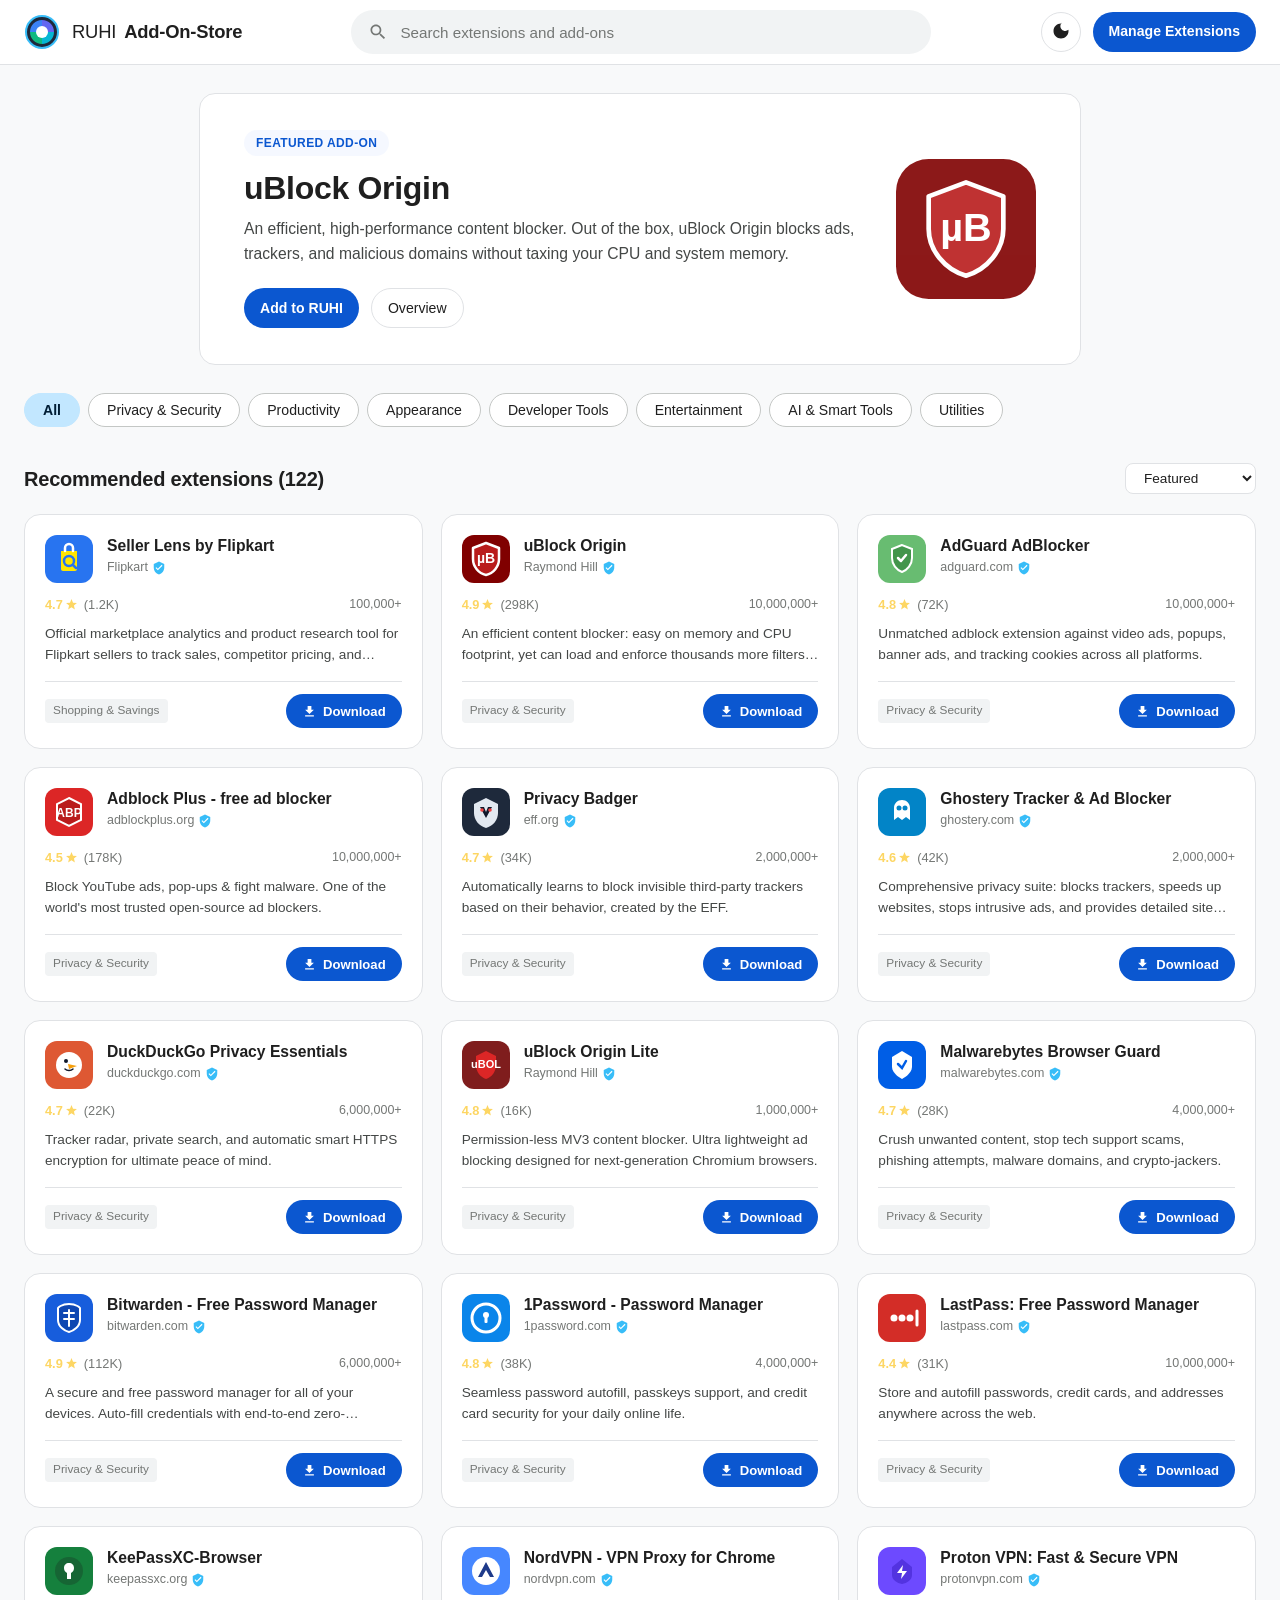
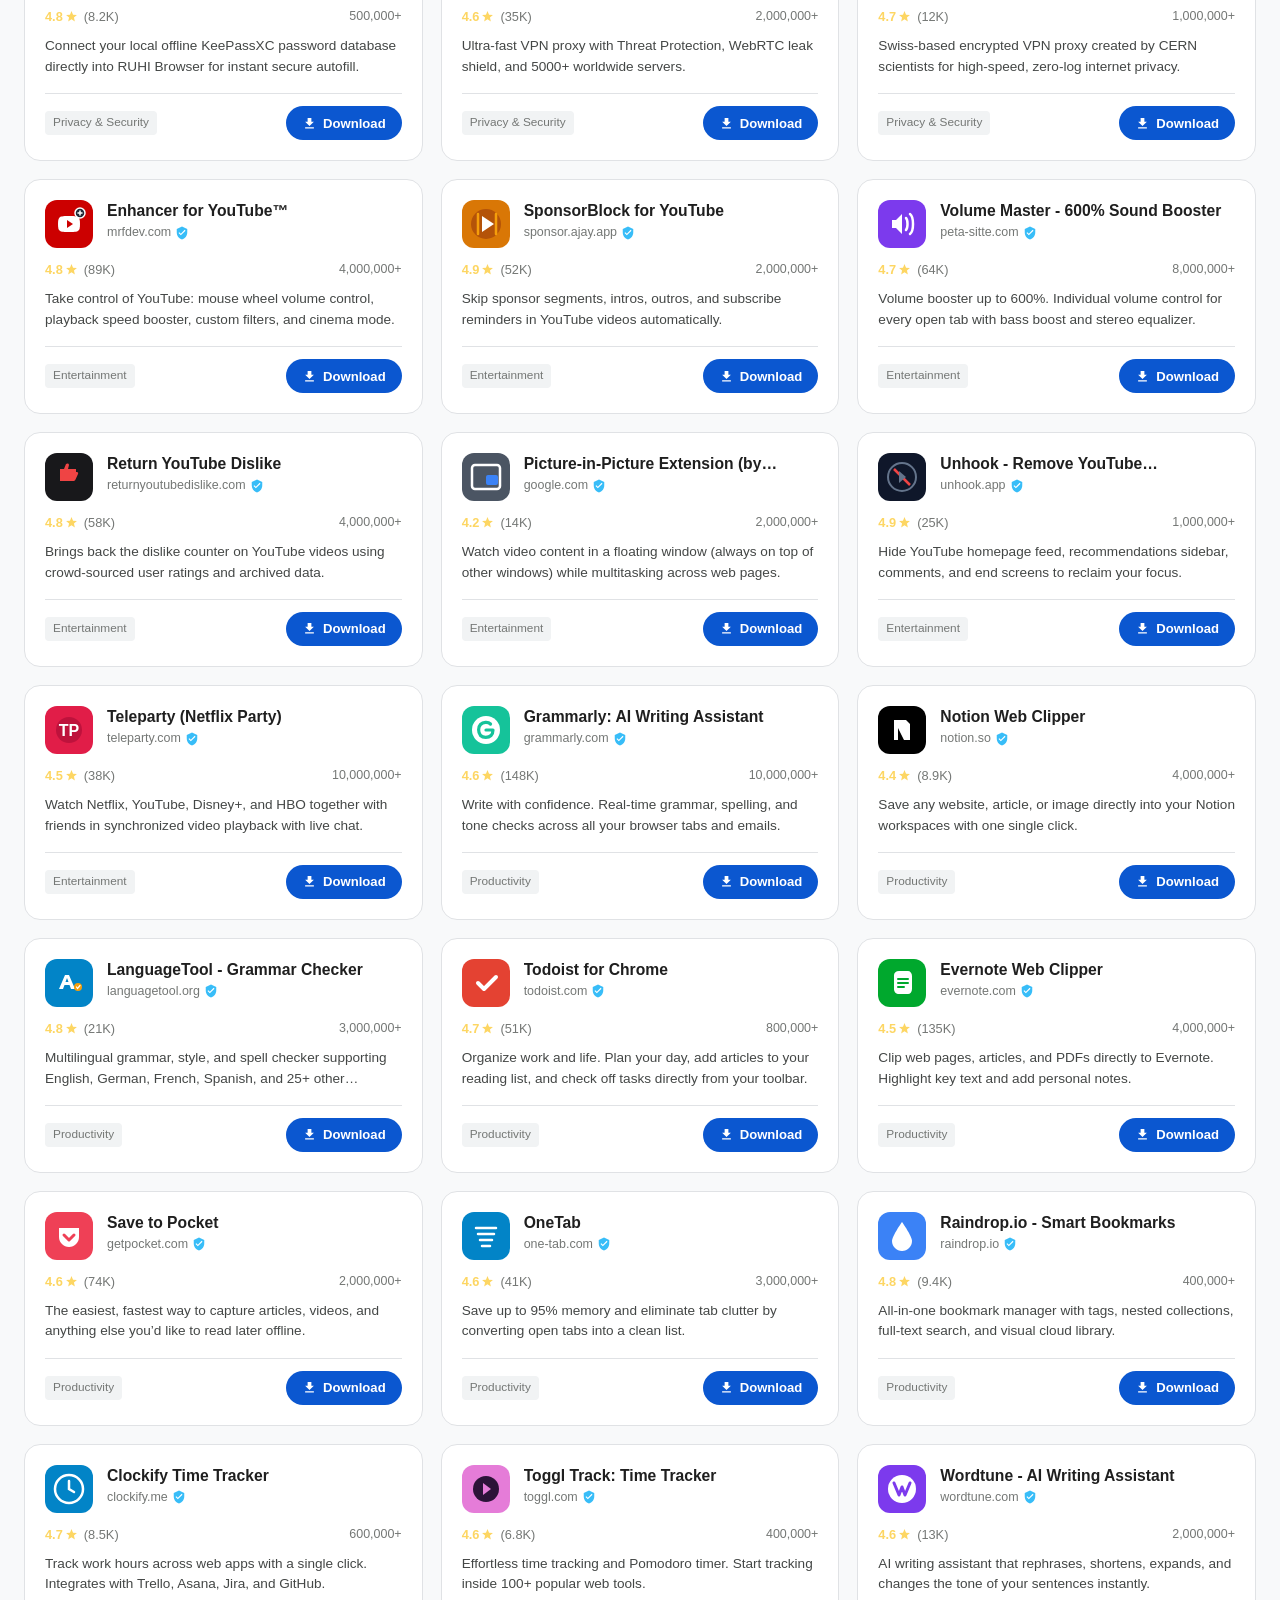
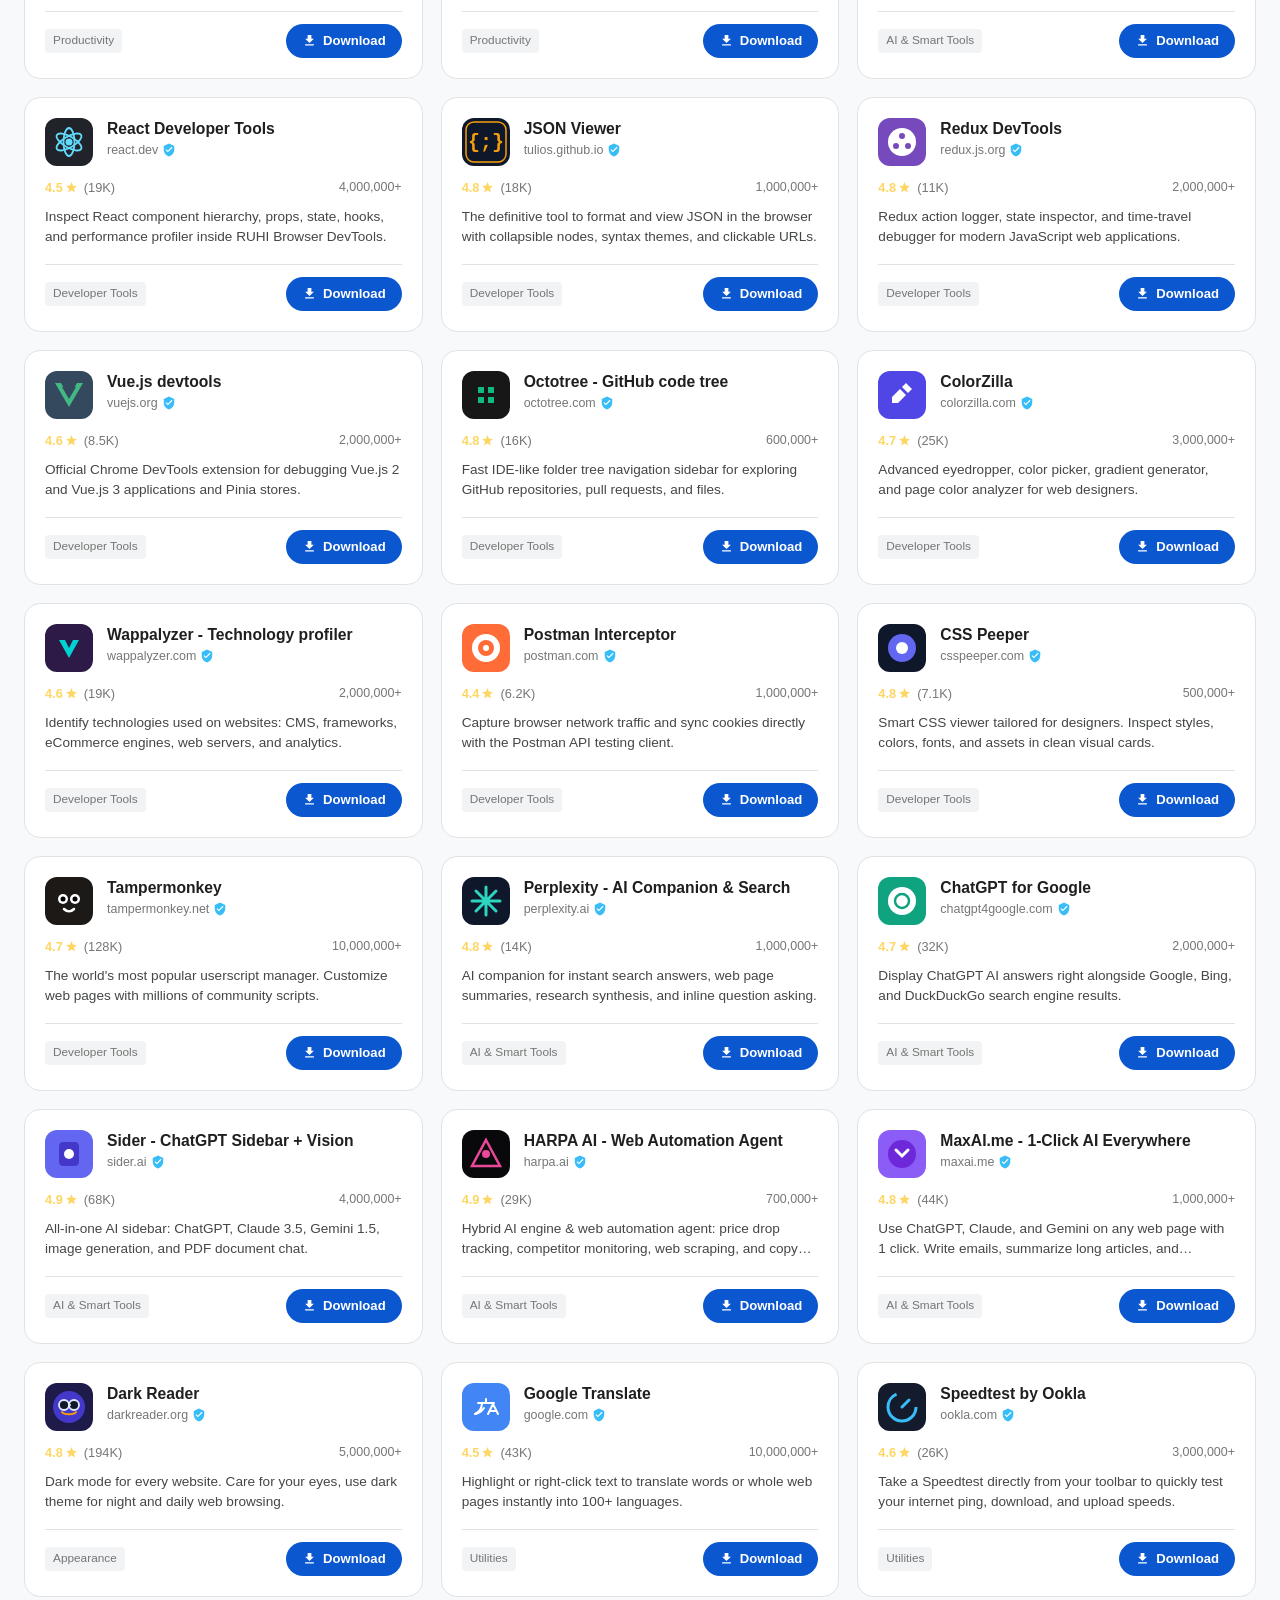
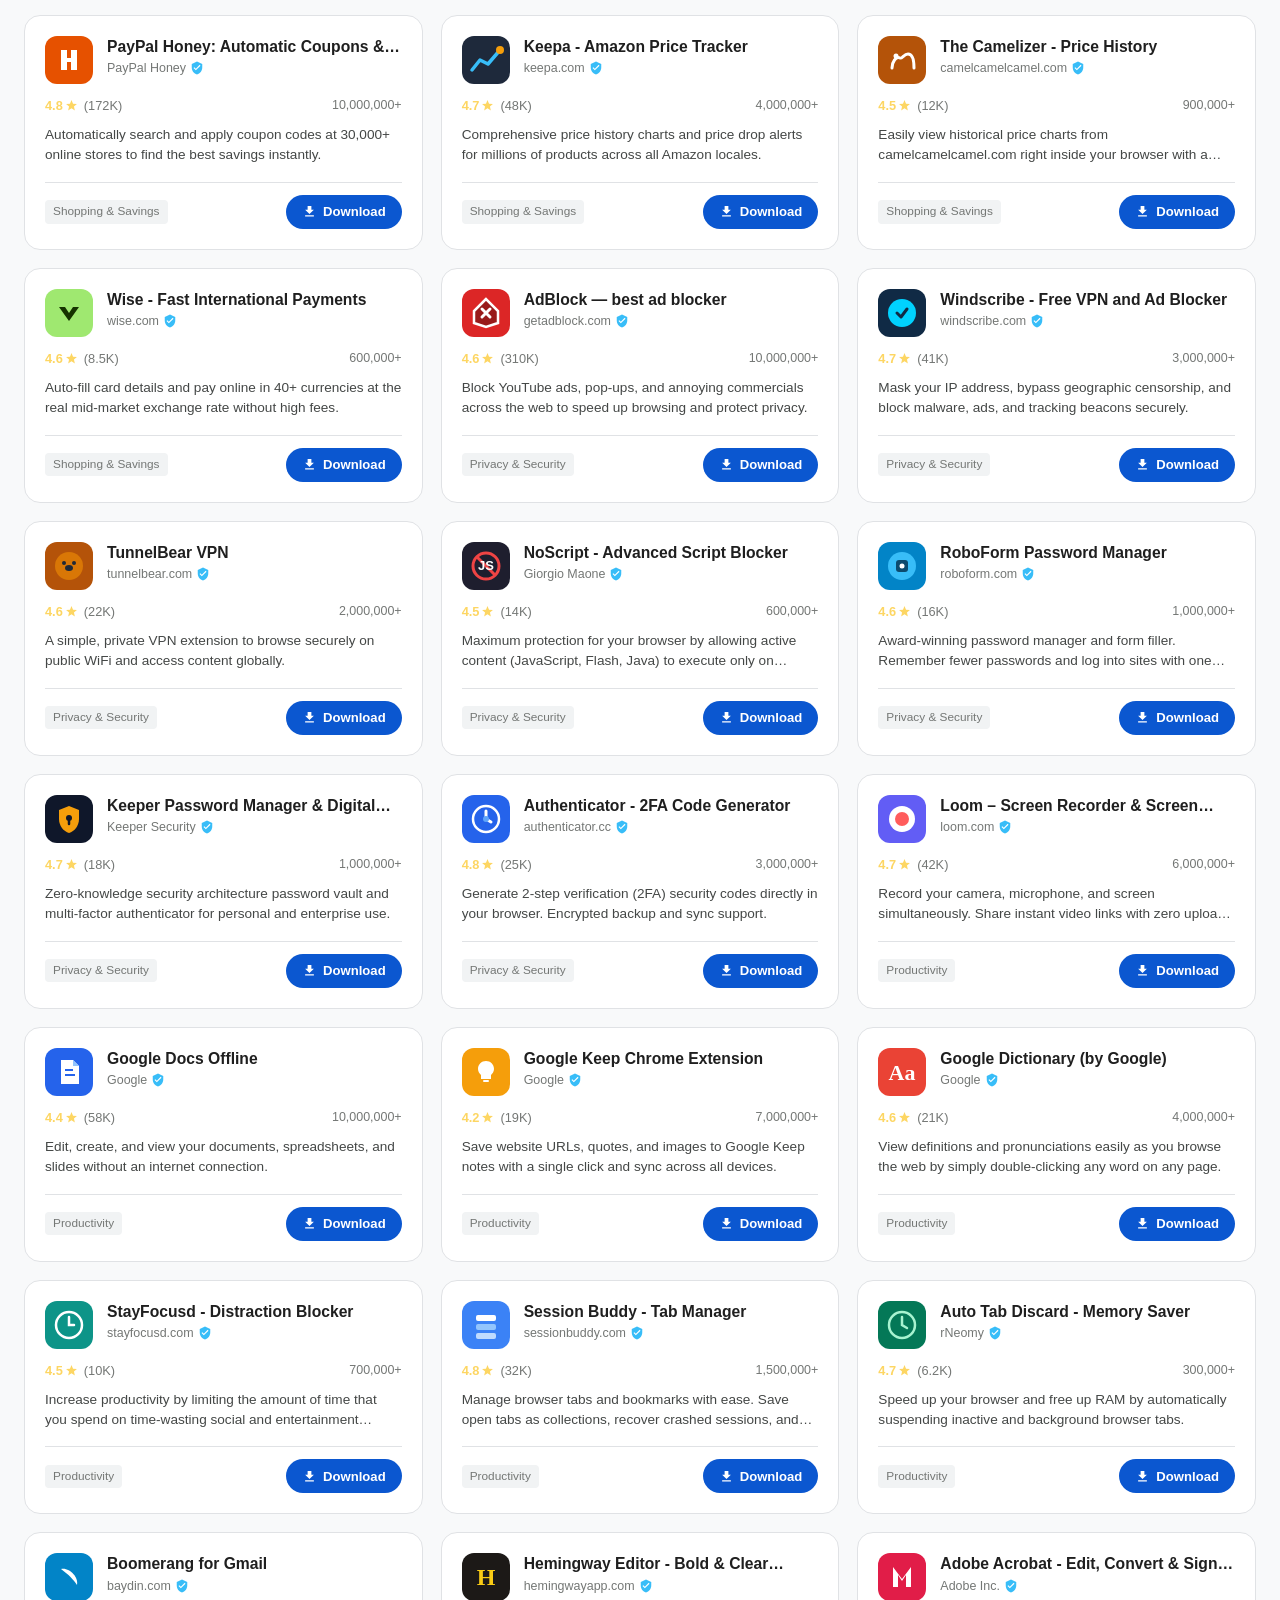
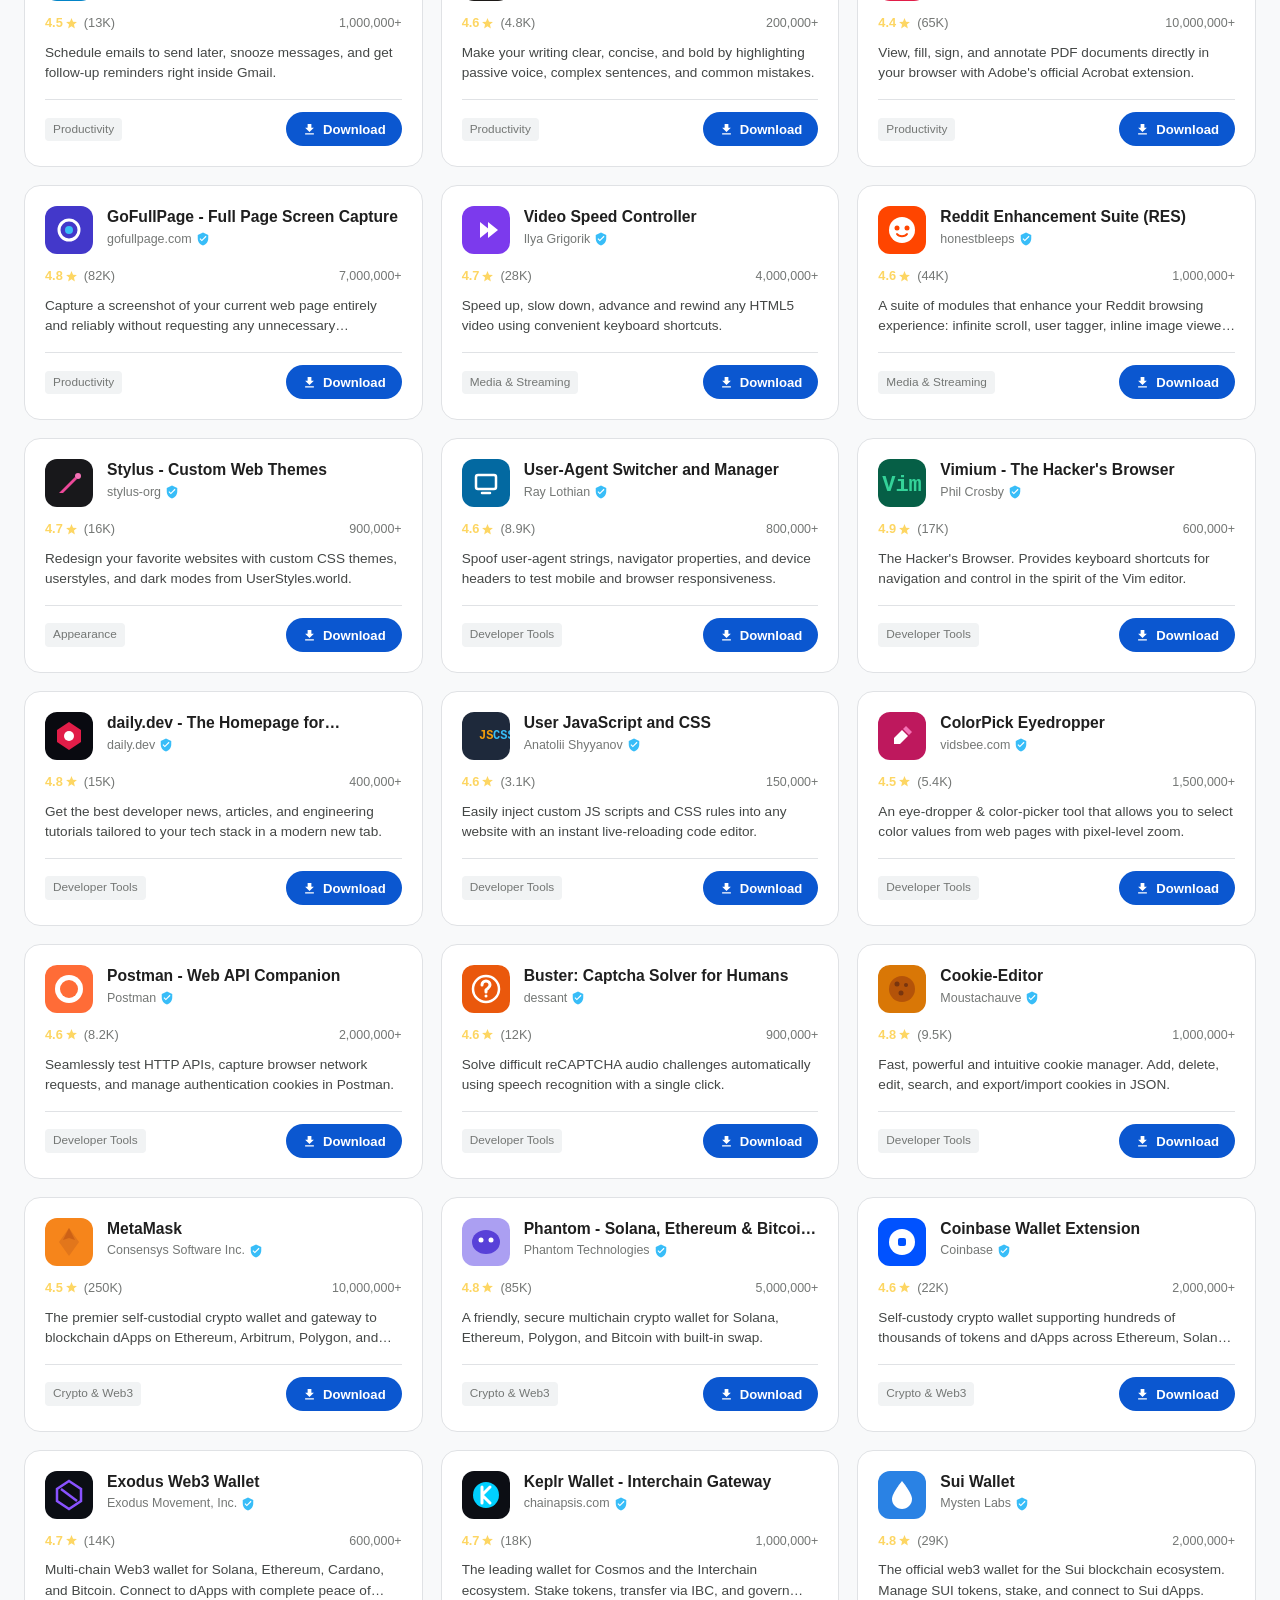
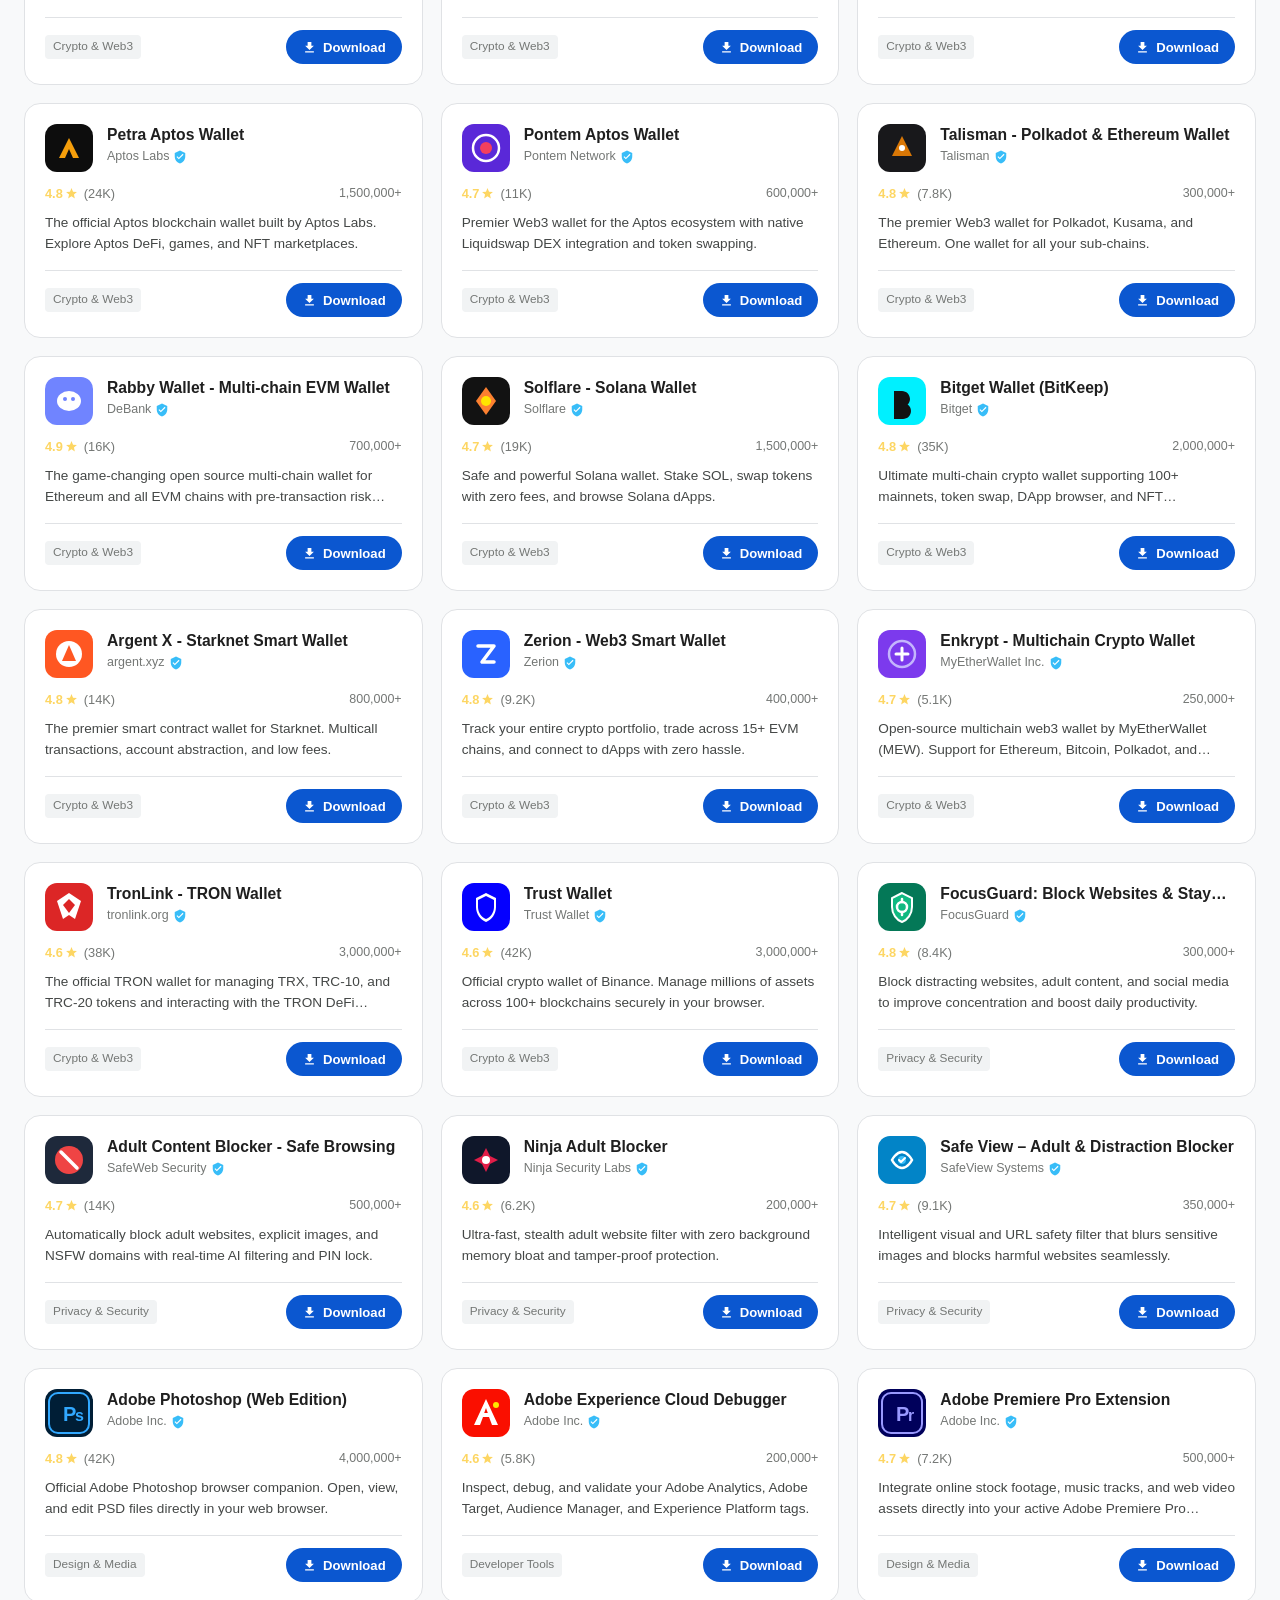
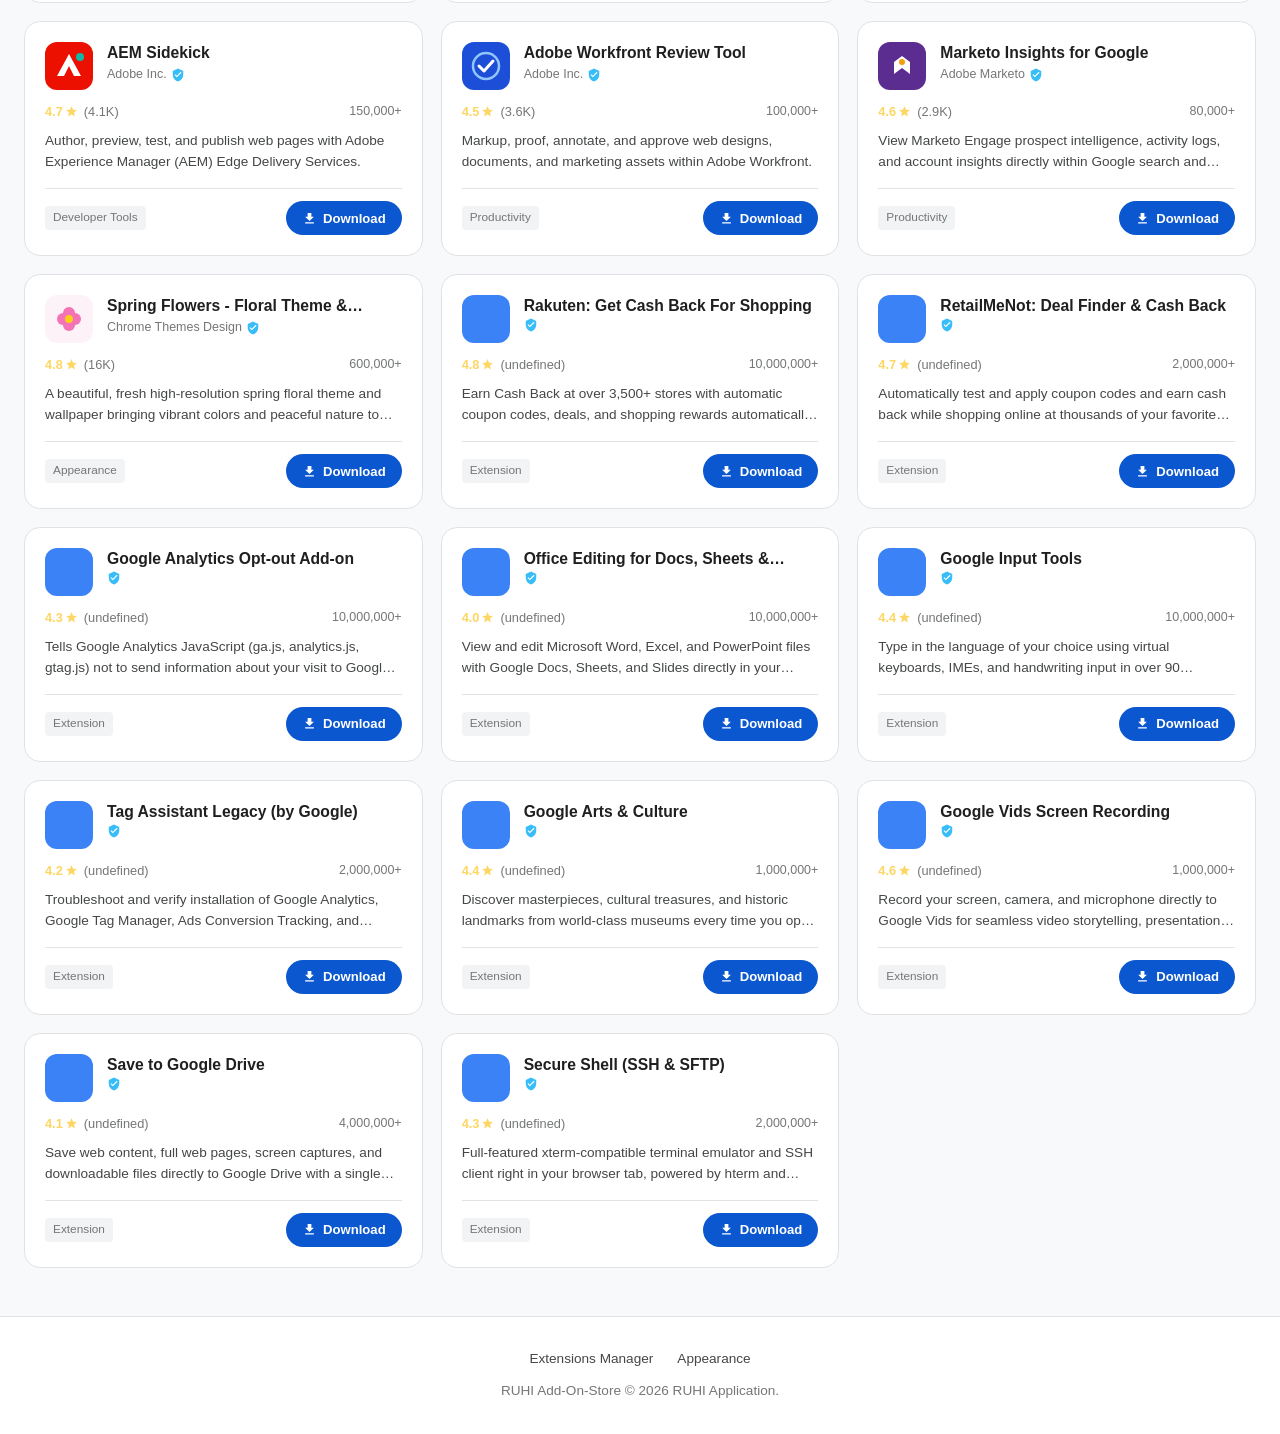
<file: Windows/store/index.html>
<!DOCTYPE html>
<html lang="en" data-theme="dark">
<head>
  <meta charset="UTF-8">
  <meta name="viewport" content="width=device-width, initial-scale=1.0">
  <title>RUHI Add-On-Store - Extensions & Add-ons</title>
  <meta name="description" content="Discover great apps, games, extensions and themes for RUHI Browser.">
  <link rel="icon" type="image/png" href="../Assets/app_icon.png">
  <style>
/* ==========================================================================
   RUHI Web Store - Official Google Chrome Web Store (Material 3) Theme
   Engineered for maximum fidelity, human-crafted minimalism, and zero AI artifacts.
   ========================================================================== */

:root {
  --font-family: -apple-system, BlinkMacSystemFont, "Segoe UI", Roboto, "Google Sans", "Helvetica Neue", Arial, sans-serif;
  
  /* Google Chrome Web Store - Dark Mode (Default) */
  --bg-app: #131314;
  --bg-header: #1E1F20;
  --bg-surface: #28292A;
  --bg-surface-variant: #333537;
  --bg-surface-hover: #37393B;
  --border-color: rgba(255, 255, 255, 0.09);
  --border-focus: #A8C7FA;
  
  --text-primary: #E3E3E3;
  --text-secondary: #C4C7C5;
  --text-tertiary: #8E918F;
  
  --google-blue: #A8C7FA;
  --google-blue-text: #062E6F;
  --google-blue-hover: #D3E3FD;
  --google-blue-solid: #1A73E8;
  
  --chip-bg: #28292A;
  --chip-border: #444746;
  --chip-active-bg: #004A77;
  --chip-active-text: #C2E7FF;
  --chip-active-border: #004A77;
  
  --success: #6DD58C;
  --warning: #FDD663;
  --danger: #F28B82;
  
  --radius-xs: 4px;
  --radius-sm: 8px;
  --radius-md: 12px;
  --radius-lg: 16px;
  --radius-pill: 9999px;
  
  --shadow-card: 0 1px 3px rgba(0, 0, 0, 0.3);
  --shadow-card-hover: 0 4px 14px rgba(0, 0, 0, 0.5);
  --shadow-modal: 0 16px 32px rgba(0, 0, 0, 0.65);
}

[data-theme="light"] {
  --bg-app: #F8F9FA;
  --bg-header: #FFFFFF;
  --bg-surface: #FFFFFF;
  --bg-surface-variant: #F1F3F4;
  --bg-surface-hover: #F8F9FA;
  --border-color: #E0E2E5;
  --border-focus: #0B57D0;
  
  --text-primary: #1F1F1F;
  --text-secondary: #444746;
  --text-tertiary: #747775;
  
  --google-blue: #0B57D0;
  --google-blue-text: #FFFFFF;
  --google-blue-hover: #0842A0;
  --google-blue-solid: #0B57D0;
  
  --chip-bg: #FFFFFF;
  --chip-border: #C4C7C5;
  --chip-active-bg: #C2E7FF;
  --chip-active-text: #001D35;
  --chip-active-border: #C2E7FF;
  
  --success: #137333;
  --warning: #B06000;
  --danger: #C5221F;
  
  --shadow-card: 0 1px 2px rgba(60, 64, 67, 0.15), 0 1px 3px 1px rgba(60, 64, 67, 0.1);
  --shadow-card-hover: 0 4px 12px rgba(60, 64, 67, 0.2);
  --shadow-modal: 0 20px 40px rgba(0, 0, 0, 0.25);
}

* {
  box-sizing: border-box;
  margin: 0;
  padding: 0;
}

body {
  font-family: var(--font-family);
  background-color: var(--bg-app);
  color: var(--text-primary);
  line-height: 1.5;
  min-height: 100vh;
  display: flex;
  flex-direction: column;
  -webkit-font-smoothing: antialiased;
}

/* ==========================================================================
   HEADER
   ========================================================================== */
.store-header {
  position: sticky;
  top: 0;
  z-index: 100;
  background-color: var(--bg-header);
  border-bottom: 1px solid var(--border-color);
  padding: 0 24px;
}

.header-container {
  max-width: 1320px;
  margin: 0 auto;
  height: 64px;
  display: flex;
  align-items: center;
  justify-content: space-between;
  gap: 24px;
}

.brand-section {
  display: flex;
  align-items: center;
  gap: 12px;
  text-decoration: none;
  cursor: pointer;
  flex-shrink: 0;
}

.brand-logo-icon {
  width: 36px;
  height: 36px;
  display: flex;
  align-items: center;
  justify-content: center;
}

.brand-title {
  font-size: 1.15rem;
  font-weight: 500;
  letter-spacing: -0.2px;
  color: var(--text-primary);
  display: flex;
  align-items: center;
  gap: 8px;
}

.brand-title strong {
  font-weight: 600;
}

.brand-store-tag {
  font-size: 0.7rem;
  font-weight: 600;
  text-transform: uppercase;
  letter-spacing: 0.5px;
  background: var(--bg-surface-variant);
  color: var(--text-secondary);
  padding: 2px 7px;
  border-radius: var(--radius-xs);
}

/* Search Bar (Chrome Web Store Style) */
.header-search {
  flex: 1;
  max-width: 580px;
}

.search-input-wrap {
  display: flex;
  align-items: center;
  background-color: var(--bg-surface-variant);
  border: 1px solid transparent;
  border-radius: var(--radius-pill);
  padding: 0 16px;
  height: 44px;
  transition: all 0.2s ease;
}

.search-input-wrap:focus-within {
  background-color: var(--bg-surface);
  border-color: var(--border-focus);
  box-shadow: 0 1px 4px rgba(0, 0, 0, 0.2);
}

.search-icon {
  width: 20px;
  height: 20px;
  fill: var(--text-tertiary);
  margin-right: 12px;
  flex-shrink: 0;
}

.search-input {
  flex: 1;
  background: transparent;
  border: none;
  outline: none;
  font-size: 0.95rem;
  color: var(--text-primary);
  font-family: inherit;
}

.search-input::placeholder {
  color: var(--text-tertiary);
}

.search-clear-btn {
  background: none;
  border: none;
  color: var(--text-tertiary);
  cursor: pointer;
  display: none;
  align-items: center;
  justify-content: center;
  padding: 4px;
  border-radius: 50%;
  transition: color 0.15s, background-color 0.15s;
}

.search-clear-btn:hover {
  color: var(--text-primary);
  background-color: var(--bg-surface-variant);
}

/* Header Action Buttons */
.header-actions {
  display: flex;
  align-items: center;
  gap: 12px;
  flex-shrink: 0;
}

.btn-header-action {
  height: 40px;
  padding: 0 16px;
  border-radius: var(--radius-pill);
  font-size: 0.88rem;
  font-weight: 500;
  cursor: pointer;
  display: flex;
  align-items: center;
  gap: 8px;
  transition: all 0.15s ease;
  font-family: inherit;
}

.btn-header-secondary {
  background: transparent;
  border: 1px solid var(--border-color);
  color: var(--text-primary);
}

.btn-header-secondary:hover {
  background: var(--bg-surface-variant);
}

.btn-header-primary {
  background: var(--google-blue);
  color: var(--google-blue-text);
  border: none;
  font-weight: 600;
}

.btn-header-primary:hover {
  background: var(--google-blue-hover);
}

.btn-icon-round {
  width: 40px;
  height: 40px;
  border-radius: 50%;
  border: 1px solid var(--border-color);
  background: transparent;
  color: var(--text-primary);
  cursor: pointer;
  display: flex;
  align-items: center;
  justify-content: center;
}

.btn-icon-round:hover {
  background: var(--bg-surface-variant);
}

.btn-icon-round svg {
  width: 20px;
  height: 20px;
  fill: currentColor;
}

/* ==========================================================================
   HERO EDITORIAL SPOTLIGHT
   ========================================================================== */
.hero-spotlight {
  max-width: 1320px;
  margin: 28px auto 0;
  padding: 0 24px;
}

.spotlight-card {
  background: var(--bg-surface);
  border: 1px solid var(--border-color);
  border-radius: var(--radius-lg);
  padding: 36px 44px;
  display: flex;
  align-items: center;
  justify-content: space-between;
  gap: 32px;
  position: relative;
  overflow: hidden;
}

.spotlight-info {
  max-width: 620px;
}

.spotlight-pill {
  display: inline-flex;
  align-items: center;
  gap: 6px;
  font-size: 0.75rem;
  font-weight: 600;
  letter-spacing: 0.4px;
  text-transform: uppercase;
  color: var(--google-blue);
  background: rgba(168, 199, 250, 0.12);
  padding: 4px 12px;
  border-radius: var(--radius-pill);
  margin-bottom: 12px;
}

.spotlight-title {
  font-size: 2rem;
  font-weight: 600;
  line-height: 1.25;
  margin-bottom: 8px;
  letter-spacing: -0.3px;
}

.spotlight-desc {
  font-size: 0.98rem;
  color: var(--text-secondary);
  line-height: 1.6;
  margin-bottom: 22px;
}

.spotlight-actions {
  display: flex;
  gap: 12px;
}

.spotlight-graphic {
  width: 140px;
  height: 140px;
  flex-shrink: 0;
  display: flex;
  align-items: center;
  justify-content: center;
  opacity: 0.9;
}

.spotlight-graphic svg {
  width: 100%;
  height: 100%;
}

/* ==========================================================================
   CATEGORY TABS (CHROME WEB STORE CHIPS)
   ========================================================================== */
.main-wrapper {
  max-width: 1320px;
  margin: 28px auto 48px;
  padding: 0 24px;
  flex: 1;
  width: 100%;
}

.category-chips-bar {
  display: flex;
  gap: 8px;
  overflow-x: auto;
  padding-bottom: 12px;
  margin-bottom: 24px;
  scrollbar-width: thin;
}

.category-chip {
  background: var(--chip-bg);
  border: 1px solid var(--chip-border);
  color: var(--text-primary);
  font-size: 0.88rem;
  font-weight: 500;
  padding: 8px 18px;
  border-radius: var(--radius-pill);
  cursor: pointer;
  white-space: nowrap;
  transition: all 0.15s ease;
  font-family: inherit;
}

.category-chip:hover {
  background: var(--bg-surface-variant);
}

.category-chip.active {
  background: var(--chip-active-bg);
  color: var(--chip-active-text);
  border-color: var(--chip-active-border);
  font-weight: 600;
}

/* Section Header Bar */
.section-header-bar {
  display: flex;
  align-items: center;
  justify-content: space-between;
  margin-bottom: 20px;
}

.section-title {
  font-size: 1.25rem;
  font-weight: 600;
  letter-spacing: -0.2px;
}

.section-controls {
  display: flex;
  align-items: center;
  gap: 12px;
}

.sort-select {
  background: var(--bg-surface);
  border: 1px solid var(--border-color);
  color: var(--text-primary);
  font-size: 0.85rem;
  font-weight: 500;
  padding: 6px 14px;
  border-radius: var(--radius-sm);
  outline: none;
  cursor: pointer;
  font-family: inherit;
}

/* ==========================================================================
   EXTENSION CARDS GRID (CHROME WEB STORE TILES)
   ========================================================================== */
.extensions-grid {
  display: grid;
  grid-template-columns: repeat(auto-fill, minmax(320px, 1fr));
  gap: 18px;
}

.extension-tile {
  background: var(--bg-surface);
  border: 1px solid var(--border-color);
  border-radius: var(--radius-lg);
  padding: 20px;
  display: flex;
  flex-direction: column;
  transition: box-shadow 0.2s ease, border-color 0.2s ease, transform 0.15s ease;
  cursor: pointer;
  position: relative;
}

.extension-tile:hover {
  box-shadow: var(--shadow-card-hover);
  border-color: rgba(255, 255, 255, 0.2);
  transform: translateY(-2px);
}

.tile-top {
  display: flex;
  gap: 14px;
  align-items: flex-start;
  margin-bottom: 12px;
}

.tile-icon-wrap {
  width: 48px;
  height: 48px;
  flex-shrink: 0;
  display: flex;
  align-items: center;
  justify-content: center;
}

.tile-icon-wrap svg {
  width: 48px;
  height: 48px;
  display: block;
}

.tile-title-box {
  flex: 1;
  min-width: 0;
}

.tile-name {
  font-size: 0.98rem;
  font-weight: 600;
  color: var(--text-primary);
  line-height: 1.35;
  margin-bottom: 2px;
  display: -webkit-box;
  -webkit-line-clamp: 1;
  -webkit-box-orient: vertical;
  overflow: hidden;
}

.tile-developer {
  font-size: 0.78rem;
  color: var(--text-tertiary);
  display: flex;
  align-items: center;
  gap: 4px;
}

.verified-badge-icon {
  width: 14px;
  height: 14px;
  fill: #38BDF8;
  flex-shrink: 0;
}

.tile-meta-row {
  display: flex;
  align-items: center;
  gap: 6px;
  font-size: 0.8rem;
  color: var(--text-tertiary);
  margin-bottom: 10px;
}

.tile-stars {
  color: #FDD663;
  display: flex;
  align-items: center;
  gap: 2px;
  font-weight: 600;
}

.tile-stars svg {
  width: 13px;
  height: 13px;
  fill: #FDD663;
}

.tile-users {
  margin-left: auto;
  font-size: 0.78rem;
}

.tile-desc {
  font-size: 0.85rem;
  color: var(--text-secondary);
  line-height: 1.5;
  margin-bottom: 16px;
  flex: 1;
  display: -webkit-box;
  -webkit-line-clamp: 2;
  -webkit-box-orient: vertical;
  overflow: hidden;
}

.tile-bottom {
  display: flex;
  align-items: center;
  justify-content: space-between;
  padding-top: 12px;
  border-top: 1px solid var(--border-color);
  gap: 8px;
}

.tile-category-tag {
  font-size: 0.74rem;
  color: var(--text-tertiary);
  background: var(--bg-surface-variant);
  padding: 3px 8px;
  border-radius: var(--radius-xs);
}

.btn-download-primary {
  height: 34px;
  padding: 0 16px;
  border-radius: var(--radius-pill);
  font-size: 0.82rem;
  font-weight: 600;
  cursor: pointer;
  border: none;
  background: var(--google-blue);
  color: var(--google-blue-text);
  display: inline-flex;
  align-items: center;
  gap: 6px;
  transition: all 0.15s ease;
  font-family: inherit;
}

.btn-download-primary:hover {
  background: var(--google-blue-hover);
  transform: translateY(-1px);
}

/* ==========================================================================
   EXTENSION DETAILS MODAL (CHROME WEB STORE PAGE VIEW)
   ========================================================================== */
.modal-overlay {
  position: fixed;
  inset: 0;
  background: rgba(0, 0, 0, 0.72);
  backdrop-filter: blur(5px);
  z-index: 1000;
  display: flex;
  align-items: center;
  justify-content: center;
  padding: 16px;
  overflow-y: auto;
  overflow-x: hidden;
  opacity: 0;
  visibility: hidden;
  transition: opacity 0.2s ease, visibility 0.2s ease;
}

.modal-overlay.active {
  opacity: 1;
  visibility: visible;
}

.modal-dialog {
  background: var(--bg-header);
  border: 1px solid var(--border-color);
  border-radius: var(--radius-lg);
  width: 100%;
  max-width: 760px;
  max-height: min(88vh, 680px);
  display: flex;
  flex-direction: column;
  box-shadow: var(--shadow-modal);
  transform: translateY(12px);
  transition: transform 0.2s ease;
  overflow: hidden;
  margin: auto;
}

.modal-overlay.active .modal-dialog {
  transform: translateY(0);
}

.modal-top-bar {
  padding: 16px 24px;
  border-bottom: 1px solid var(--border-color);
  display: flex;
  align-items: center;
  justify-content: space-between;
  gap: 16px;
  flex-shrink: 0;
}

.modal-hero-left {
  display: flex;
  align-items: center;
  gap: 16px;
}

.modal-hero-icon {
  width: 56px;
  height: 56px;
  flex-shrink: 0;
}

.modal-hero-icon svg {
  width: 56px;
  height: 56px;
}

.modal-hero-text h2 {
  font-size: 1.25rem;
  font-weight: 600;
  margin-bottom: 3px;
  color: var(--text-primary);
}

.modal-dev-line {
  font-size: 0.85rem;
  color: var(--text-tertiary);
  display: flex;
  align-items: center;
  gap: 6px;
}

.modal-close-round {
  width: 36px;
  height: 36px;
  border-radius: 50%;
  border: none;
  background: var(--bg-surface);
  color: var(--text-secondary);
  cursor: pointer;
  display: flex;
  align-items: center;
  justify-content: center;
  font-size: 16px;
  flex-shrink: 0;
}

.modal-close-round:hover {
  background: var(--bg-surface-variant);
  color: var(--text-primary);
}

/* Modal Content Tabs */
.modal-body {
  padding: 20px 24px;
  overflow-y: auto;
  min-height: 0;
  flex: 1 1 auto;
}

.modal-nav-tabs {
  display: flex;
  gap: 20px;
  border-bottom: 1px solid var(--border-color);
  margin-bottom: 18px;
}

.modal-nav-tab {
  background: none;
  border: none;
  border-bottom: 3px solid transparent;
  color: var(--text-secondary);
  font-size: 0.92rem;
  font-weight: 500;
  padding: 6px 2px 12px;
  cursor: pointer;
  font-family: inherit;
}

.modal-nav-tab:hover {
  color: var(--text-primary);
}

.modal-nav-tab.active {
  color: var(--google-blue);
  border-bottom-color: var(--google-blue);
  font-weight: 600;
}

.modal-tab-pane {
  display: none;
}

.modal-tab-pane.active {
  display: block;
}

.modal-desc-text {
  font-size: 0.92rem;
  color: var(--text-secondary);
  line-height: 1.65;
  white-space: pre-line;
  margin-bottom: 20px;
}

.modal-stats-grid {
  display: grid;
  grid-template-columns: repeat(auto-fit, minmax(110px, 1fr));
  gap: 12px;
  background: var(--bg-surface);
  border: 1px solid var(--border-color);
  border-radius: var(--radius-md);
  padding: 12px;
  margin-bottom: 20px;
  text-align: center;
}

.stat-box-label {
  font-size: 0.75rem;
  color: var(--text-tertiary);
  margin-bottom: 4px;
}

.stat-box-val {
  font-size: 0.95rem;
  font-weight: 600;
  color: var(--text-primary);
}

.permissions-list-wrap {
  display: flex;
  flex-direction: column;
  gap: 8px;
}

.permission-row {
  background: var(--bg-surface);
  border: 1px solid var(--border-color);
  padding: 10px 14px;
  border-radius: var(--radius-sm);
  font-size: 0.85rem;
  color: var(--text-primary);
  display: flex;
  align-items: center;
  gap: 10px;
}

/* Modal Bottom Action Bar */
.modal-bottom-bar {
  padding: 14px 24px;
  border-top: 1px solid var(--border-color);
  background: var(--bg-header);
  display: flex;
  align-items: center;
  justify-content: space-between;
  flex-shrink: 0;
}

.verified-store-tag {
  display: flex;
  align-items: center;
  gap: 8px;
  font-size: 0.85rem;
  font-weight: 500;
  color: var(--text-secondary);
}

.btn-modal-download-primary {
  height: 42px;
  padding: 0 24px;
  border-radius: var(--radius-pill);
  font-size: 0.92rem;
  font-weight: 600;
  cursor: pointer;
  border: none;
  background: var(--google-blue);
  color: var(--google-blue-text);
  display: inline-flex;
  align-items: center;
  gap: 8px;
  font-family: inherit;
  transition: all 0.15s ease;
}

.btn-modal-download-primary:hover {
  background: var(--google-blue-hover);
  transform: translateY(-1px);
  box-shadow: 0 3px 10px rgba(168, 199, 250, 0.25);
}

/* ==========================================================================
   CUSTOM EXTENSION MODAL
   ========================================================================== */
.input-field-label {
  display: block;
  font-size: 0.88rem;
  font-weight: 500;
  margin-bottom: 8px;
  color: var(--text-primary);
}

.text-input-field {
  width: 100%;
  background: var(--bg-surface);
  border: 1px solid var(--border-color);
  color: var(--text-primary);
  font-size: 0.95rem;
  padding: 12px 16px;
  border-radius: var(--radius-sm);
  outline: none;
  font-family: inherit;
}

.text-input-field:focus {
  border-color: var(--border-focus);
}

.drop-panel {
  border: 2px dashed var(--border-color);
  border-radius: var(--radius-md);
  padding: 32px 20px;
  text-align: center;
  background: var(--bg-surface);
  cursor: pointer;
  margin-top: 16px;
}

.drop-panel:hover {
  border-color: var(--google-blue);
}

.drop-panel-title {
  font-size: 0.95rem;
  font-weight: 600;
  margin-bottom: 4px;
}

.drop-panel-sub {
  font-size: 0.8rem;
  color: var(--text-tertiary);
}

/* ==========================================================================
   TOAST NOTIFICATION (MATERIAL 3 SNACKBAR)
   ========================================================================== */
.toast-shelf {
  position: fixed;
  bottom: 24px;
  right: 24px;
  z-index: 2000;
  display: flex;
  flex-direction: column;
  gap: 8px;
  pointer-events: none;
}

.snackbar {
  background: #323232;
  color: #FFFFFF;
  border-radius: var(--radius-xs);
  padding: 12px 20px;
  font-size: 0.88rem;
  font-weight: 400;
  box-shadow: 0 4px 12px rgba(0, 0, 0, 0.4);
  display: flex;
  align-items: center;
  gap: 12px;
  pointer-events: auto;
  max-width: 380px;
  animation: slideUp 0.2s ease;
}

[data-theme="light"] .snackbar {
  background: #1F1F1F;
}

@keyframes slideUp {
  from { transform: translateY(16px); opacity: 0; }
  to { transform: translateY(0); opacity: 1; }
}

/* ==========================================================================
   FOOTER
   ========================================================================== */
.store-footer {
  border-top: 1px solid var(--border-color);
  background: var(--bg-header);
  padding: 32px 24px;
  text-align: center;
  font-size: 0.85rem;
  color: var(--text-tertiary);
  margin-top: auto;
}

.footer-nav {
  display: flex;
  justify-content: center;
  gap: 24px;
  margin-bottom: 12px;
}

.footer-link {
  color: var(--text-secondary);
  text-decoration: none;
  font-weight: 500;
}

.footer-link:hover {
  color: var(--text-primary);
}

@media (max-width: 768px) {
  .spotlight-card {
    flex-direction: column;
    padding: 24px;
    text-align: center;
  }
  .spotlight-graphic {
    display: none;
  }
  .spotlight-actions {
    justify-content: center;
  }
  .modal-stats-grid {
    grid-template-columns: repeat(2, 1fr);
  }
}

</style>
</head>
<body>

  <!-- Google Chrome Web Store Navbar -->
  <header class="store-header">
    <div class="header-container">
      <!-- Brand Logo -->
      <div class="brand-section" onclick="resetFilters()">
        <div class="brand-logo-icon">
          <!-- Sleek RUHI Chrome-style Vector Logo -->
          <svg viewBox="0 0 36 36" fill="none" xmlns="http://www.w3.org/2000/svg">
            <circle cx="18" cy="18" r="16" fill="#1E293B" stroke="#38BDF8" stroke-width="2"/>
            <path d="M18 6C11.37 6 6 11.37 6 18H18V6Z" fill="#3B82F6"/>
            <path d="M18 18H30C30 11.37 24.63 6 18 6V18Z" fill="#6366F1"/>
            <path d="M18 18V30C24.63 30 30 24.63 30 18H18Z" fill="#06B6D4"/>
            <path d="M18 18H6C6 24.63 11.37 30 18 30V18Z" fill="#10B981"/>
            <circle cx="18" cy="18" r="6" fill="#FFFFFF"/>
          </svg>
        </div>
        <div class="brand-title">
          <span>RUHI</span> <strong>Add-On-Store</strong>
        </div>
      </div>

      <!-- Google Search Bar -->
      <div class="header-search">
        <div class="search-input-wrap">
          <svg class="search-icon" viewBox="0 0 24 24">
            <path d="M15.5 14H14.71L14.43 13.73C15.41 12.59 16 11.11 16 9.5C16 5.91 13.09 3 9.5 3C5.91 3 3 5.91 3 9.5C3 13.09 5.91 16 9.5 16C11.11 16 12.59 15.41 13.73 14.43L14 14.71V15.5L19 20.49L20.49 19L15.5 14ZM9.5 14C7.01 14 5 11.99 5 9.5C5 7.01 7.01 5 9.5 5C11.99 5 14 7.01 14 9.5C14 11.99 11.99 14 9.5 14Z"/>
          </svg>
          <input type="text" id="storeSearchInput" class="search-input" placeholder="Search extensions and add-ons" autocomplete="off">
          <button id="searchClearBtn" class="search-clear-btn" title="Clear" aria-label="Clear"><svg viewBox="0 0 24 24" width="16" height="16" fill="none" stroke="currentColor" stroke-width="2.2" stroke-linecap="round"><line x1="18" y1="6" x2="6" y2="18"></line><line x1="6" y1="6" x2="18" y2="18"></line></svg></button>
        </div>
      </div>

      <!-- Header Actions -->
      <div class="header-actions">
        <!-- Theme Toggle -->
        <button id="themeToggleBtn" class="btn-icon-round" title="Switch Theme">
          <span id="themeToggleIcon">
            <svg viewBox="0 0 24 24"><path d="M12 7C9.24 7 7 9.24 7 12C7 14.76 9.24 17 12 17C14.76 17 17 14.76 17 12C17 9.24 14.76 7 12 7ZM12 2C6.48 2 2 6.48 2 12C2 17.52 6.48 22 12 22C17.52 22 22 17.52 22 12C22 6.48 17.52 2 12 2Z"/></svg>
          </span>
        </button>

        <!-- Manage Extensions -->
        <a id="manageExtBtn" href="ruhi://extension" class="btn-header-action btn-header-primary" title="Manage Extensions" onclick="openExtensionsManager(event)" style="text-decoration:none;">
          <span>Manage Extensions</span>
        </a>
      </div>
    </div>
  </header>

  <!-- Editorial Spotlight (Google Style Featured Banner) -->
  <section class="hero-spotlight">
    <div class="spotlight-card">
      <div class="spotlight-info">
        <div class="spotlight-pill">
          <span>Featured Add-on</span>
        </div>
        <h1 class="spotlight-title">uBlock Origin</h1>
        <p class="spotlight-desc">
          An efficient, high-performance content blocker. Out of the box, uBlock Origin blocks ads, trackers, and malicious domains without taxing your CPU and system memory.
        </p>
        <div class="spotlight-actions">
          <button class="btn-header-action btn-header-primary" onclick="installExtension('cjpalhdlnbpafiamejdnhcphjbkeiagm')">
            <span>Add to RUHI</span>
          </button>
          <button class="btn-header-action btn-header-secondary" onclick="openModal('cjpalhdlnbpafiamejdnhcphjbkeiagm')">
            <span>Overview</span>
          </button>
        </div>
      </div>

      <div class="spotlight-graphic">
        <svg viewBox="0 0 120 120" fill="none" xmlns="http://www.w3.org/2000/svg">
          <rect width="120" height="120" rx="28" fill="#800000"/>
          <path d="M60 20L28 32V60C28 78 42 95 60 100C78 95 92 78 92 60V32L60 20Z" fill="#B91C1C" stroke="#FFFFFF" stroke-width="4" stroke-linejoin="round"/>
          <text x="60" y="70" fill="#FFFFFF" font-size="34" font-weight="bold" font-family="Arial, sans-serif" text-anchor="middle">µB</text>
        </svg>
      </div>
    </div>
  </section>

  <!-- Main Store Feed -->
  <main class="main-wrapper">
    <!-- Category Filter Chips -->
    <div class="category-chips-bar">
      <button class="category-chip active" data-category="all">All</button>
      <button class="category-chip" data-category="privacy">Privacy & Security</button>
      <button class="category-chip" data-category="productivity">Productivity</button>
      <button class="category-chip" data-category="themes">Appearance</button>
      <button class="category-chip" data-category="developer">Developer Tools</button>
      <button class="category-chip" data-category="media">Entertainment</button>
      <button class="category-chip" data-category="ai">AI & Smart Tools</button>
      <button class="category-chip" data-category="utilities">Utilities</button>
    </div>

    <!-- Section Bar -->
    <div class="section-header-bar">
      <h2 id="resultsCount" class="section-title">Recommended extensions</h2>
      <div class="section-controls">
        <select id="sortSelect" class="sort-select">
          <option value="featured">Featured</option>
          <option value="popular">Most popular</option>
          <option value="rating">Highest rated</option>
          <option value="name">Name (A - Z)</option>
        </select>
      </div>
    </div>

    <!-- Extension Tiles Grid -->
    <div id="extensionsGrid" class="extensions-grid">
      <!-- Populated dynamically by app.js -->
    </div>
  </main>

  <!-- Extension Details Page Modal -->
  <div id="modalOverlay" class="modal-overlay">
    <div class="modal-dialog">
      <div class="modal-top-bar">
        <div class="modal-hero-left">
          <div id="modalExtIcon" class="modal-hero-icon"></div>
          <div class="modal-hero-text">
            <h2 id="modalExtTitle">Extension</h2>
            <div class="modal-dev-line">
              <span id="modalExtDev">Developer</span>
              <span>&bull;</span>
              <span id="modalExtCategory">Category</span>
            </div>
          </div>
        </div>
        <button id="modalCloseBtn" class="modal-close-round" title="Close" aria-label="Close"><svg viewBox="0 0 24 24" width="18" height="18" fill="none" stroke="currentColor" stroke-width="2.2" stroke-linecap="round"><line x1="18" y1="6" x2="6" y2="18"></line><line x1="6" y1="6" x2="18" y2="18"></line></svg></button>
      </div>

      <div class="modal-body">
        <!-- Navigation Tabs -->
        <div class="modal-nav-tabs">
          <button class="modal-nav-tab active" data-tab="tab-overview">Overview</button>
          <button class="modal-nav-tab" data-tab="tab-privacy">Privacy Practices</button>
          <button class="modal-nav-tab" data-tab="tab-details">Details</button>
        </div>

        <!-- Tab 1: Overview -->
        <div id="tab-overview" class="modal-tab-pane active">
          <!-- Metadata Stats Bar -->
          <div class="modal-stats-grid">
            <div>
              <div class="stat-box-label">Rating</div>
              <div id="modalExtRating" class="stat-box-val">4.9 &#9733;</div>
            </div>
            <div>
              <div class="stat-box-label">Users</div>
              <div id="modalExtUsers" class="stat-box-val">10M+</div>
            </div>
            <div>
              <div class="stat-box-label">Version</div>
              <div id="modalExtVersion" class="stat-box-val">v1.0</div>
            </div>
            <div>
              <div class="stat-box-label">Size</div>
              <div id="modalExtSize" class="stat-box-val">1.2 MB</div>
            </div>
          </div>

          <p id="modalExtDescription" class="modal-desc-text"></p>
        </div>

        <!-- Tab 2: Privacy Practices -->
        <div id="tab-privacy" class="modal-tab-pane">
          <p style="font-size:0.9rem; color:var(--text-secondary); margin-bottom:16px;">
            The developer has disclosed that it may collect and request the following browser permissions:
          </p>
          <div id="modalPermissionsList" class="permissions-list-wrap"></div>
        </div>

        <!-- Tab 3: Details -->
        <div id="tab-details" class="modal-tab-pane">
          <div style="background:var(--bg-surface); border:1px solid var(--border-color); border-radius:var(--radius-sm); padding:16px;">
            <div style="display:flex; justify-content:space-between; margin-bottom:10px; font-size:0.85rem;">
              <span style="color:var(--text-tertiary)">Last updated:</span>
              <span id="modalExtUpdated" style="font-weight:500; color:var(--text-primary)">2026</span>
            </div>
            <div style="display:flex; justify-content:space-between; font-size:0.85rem;">
              <span style="color:var(--text-tertiary)">Identifier:</span>
              <span id="modalExtId" style="font-family:monospace; color:var(--text-primary)">id</span>
            </div>
          </div>
        </div>
      </div>

      <div class="modal-bottom-bar">
        <div class="verified-store-tag">
          <svg style="width:16px;height:16px;fill:#38BDF8;" viewBox="0 0 24 24"><path d="M12 1L3 5V11C3 16.55 6.84 21.74 12 23C17.16 21.74 21 16.55 21 11V5L12 1ZM10 16L6 12L7.41 10.59L10 13.17L16.59 6.58L18 8L10 16Z"/></svg>
          <span>Verified package for RUHI Browser</span>
        </div>
        <button id="modalDownloadBtn" class="btn-modal-download-primary" onclick="downloadActiveModalExtension()" title="Download extension file">
          <svg viewBox="0 0 24 24" width="18" height="18" fill="currentColor"><path d="M19 9h-4V3H9v6H5l7 7 7-7zM5 18v2h14v-2H5z"/></svg>
          <span>Download</span>
        </button>
      </div>
    </div>
  </div>

  <!-- Material 3 Snackbar Container -->
  <div id="toastShelf" class="toast-shelf"></div>

  <!-- Store Footer -->
  <footer class="store-footer">
    <div class="footer-nav">
      <a href="ruhi://extension" class="footer-link" onclick="openExtensionsManager(event)">Extensions Manager</a>
      <a href="javascript:void(0)" class="footer-link" onclick="toggleTheme()">Appearance</a>
    </div>
    <div>
      RUHI Add-On-Store © 2026 RUHI Application.
    </div>
  </footer>

  <script src="app.js"></script>
</body>
</html>
</file>
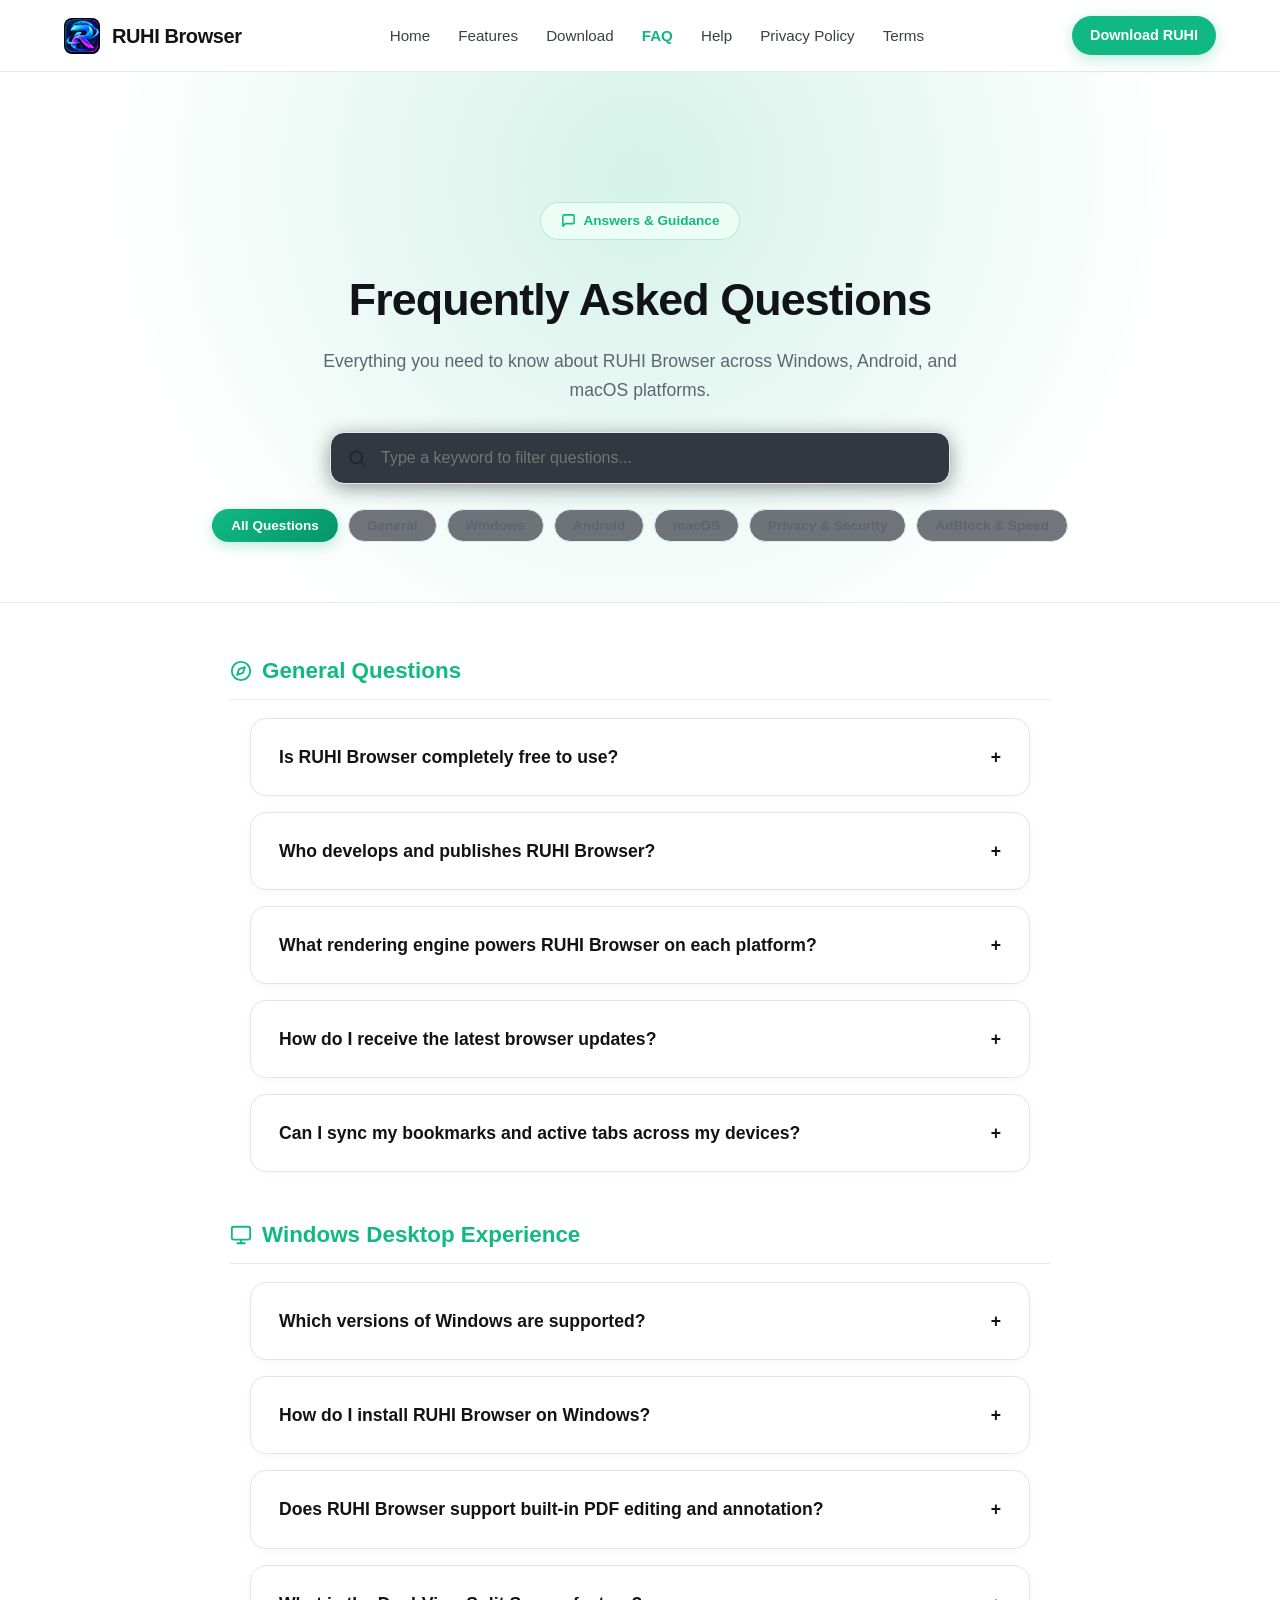
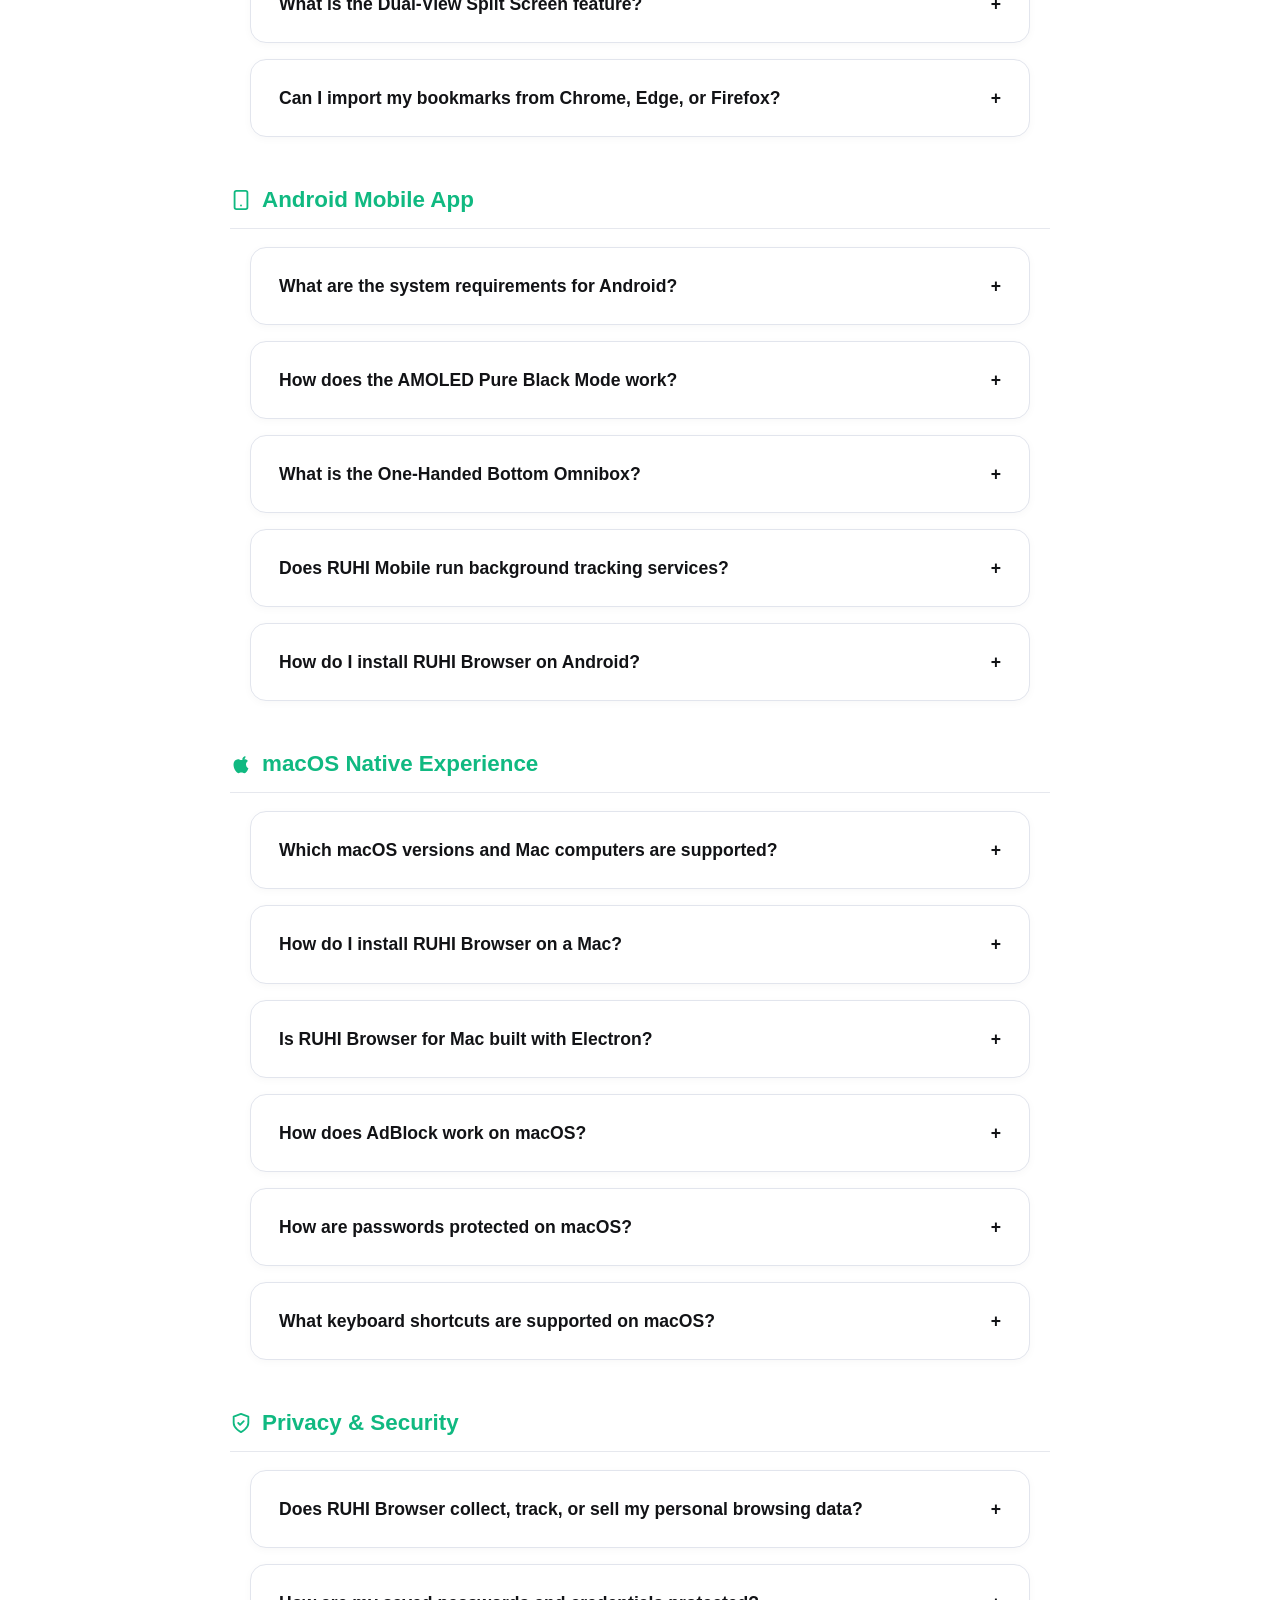
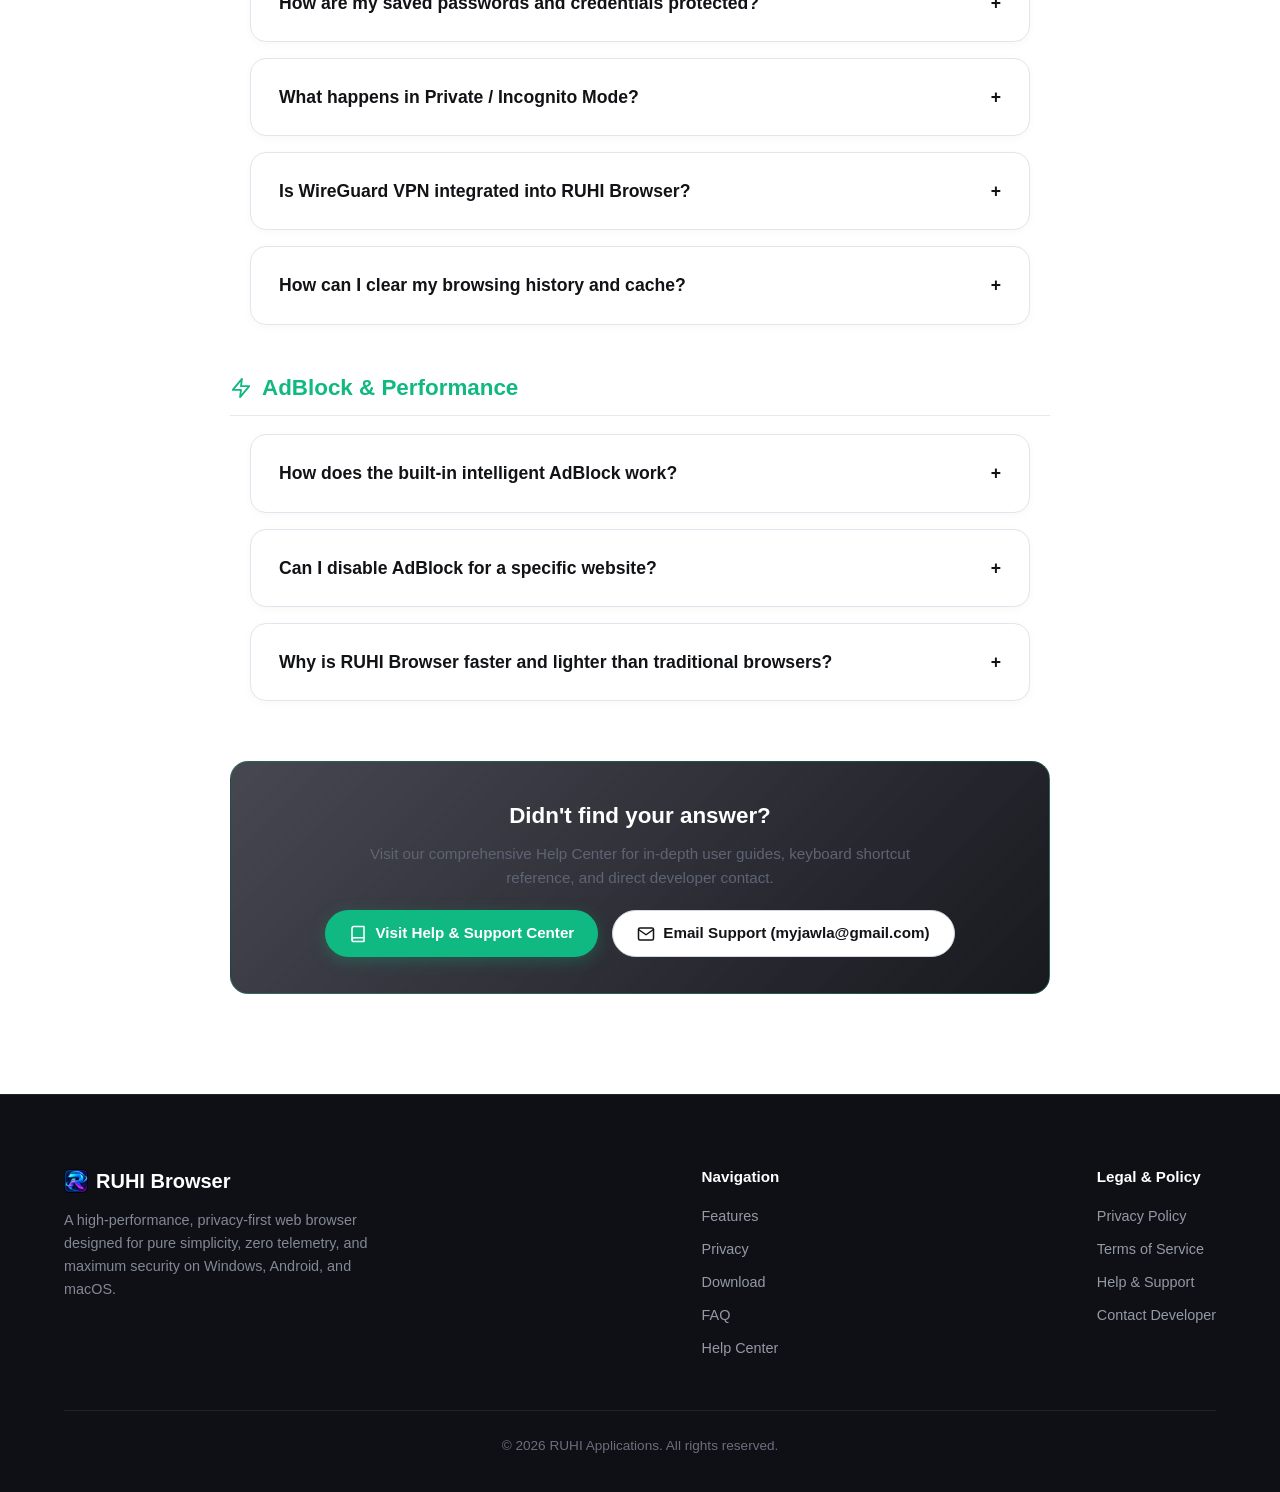
<file: faq.html>
<!DOCTYPE html>
<html lang="en">
<head>
  <meta charset="UTF-8">
  <meta name="viewport" content="width=device-width, initial-scale=1.0">
  <title>Frequently Asked Questions — RUHI Browser</title>
  <meta name="description" content="Answers to common questions about RUHI Browser for Windows, Android, and macOS. Learn about privacy features, installation, built-in AdBlock, and performance.">
    <link rel="canonical" href="https://ruhibrowser.netlify.app/faq.html">
  <meta name="theme-color" content="#10b981">
  <meta property="og:type" content="website">
  <meta property="og:url" content="https://ruhibrowser.netlify.app/faq.html">
  <meta property="og:title" content="Faq — RUHI Browser">
  <meta property="og:image" content="https://ruhibrowser.netlify.app/assets/icon.png">
  <link rel="icon" type="image/x-icon" href="assets/favicon.ico">
  <link rel="stylesheet" href="css/styles.css">
  <style>
    .faq-page-hero {
      padding: 130px 0 60px;
      text-align: center;
      background: radial-gradient(circle at 50% 20%, rgba(16, 185, 129, 0.18), transparent 70%);
      border-bottom: 1px solid var(--card-border);
    }
    .faq-page-hero h1 {
      font-size: 2.8rem;
      font-weight: 800;
      margin-bottom: 12px;
      letter-spacing: -0.02em;
    }
    .faq-search-box {
      max-width: 620px;
      margin: 28px auto 0;
      position: relative;
    }
    .faq-search-input {
      width: 100%;
      padding: 16px 22px 16px 50px;
      font-size: 1rem;
      border-radius: 14px;
      background: rgba(18, 22, 34, 0.85);
      border: 1px solid var(--card-border);
      color: #ffffff;
      outline: none;
      box-shadow: 0 4px 20px rgba(0, 0, 0, 0.4);
      transition: var(--transition);
    }
    .faq-search-input:focus {
      border-color: var(--theme-green);
      box-shadow: 0 0 0 3px rgba(16, 185, 129, 0.25);
    }
    .faq-search-icon {
      position: absolute;
      left: 18px;
      top: 50%;
      transform: translateY(-50%);
      font-size: 1.1rem;
      opacity: 0.6;
    }
    .faq-tabs {
      display: flex;
      justify-content: center;
      gap: 10px;
      flex-wrap: wrap;
      margin-top: 25px;
    }
    .faq-tab-btn {
      padding: 8px 18px;
      border-radius: 20px;
      font-size: 0.85rem;
      font-weight: 600;
      background: rgba(24, 26, 38, 0.6);
      border: 1px solid var(--card-border);
      color: var(--text-secondary);
      cursor: pointer;
      transition: var(--transition);
    }
    .faq-tab-btn:hover, .faq-tab-btn.active {
      background: var(--accent-gradient);
      color: #ffffff;
      border-color: transparent;
      box-shadow: 0 4px 14px var(--glow-green);
    }
    .faq-page-content {
      max-width: 860px;
      margin: 50px auto 100px;
      padding: 0 20px;
    }
    .faq-category-heading {
      font-size: 1.4rem;
      font-weight: 700;
      margin: 45px 0 18px;
      display: flex;
      align-items: center;
      gap: 10px;
      color: #10b981;
      border-bottom: 1px solid var(--card-border);
      padding-bottom: 10px;
    }
    .faq-help-cta {
      background: linear-gradient(135deg, rgba(24, 26, 38, 0.8), rgba(12, 13, 19, 0.95));
      border: 1px solid rgba(16, 185, 129, 0.3);
      border-radius: 18px;
      padding: 36px 30px;
      text-align: center;
      margin-top: 60px;
    }
    .faq-help-cta h3 {
      font-size: 1.4rem;
      margin-bottom: 8px;
      color: #ffffff;
    }
    .faq-help-cta p {
      color: var(--text-secondary);
      font-size: 0.95rem;
      margin-bottom: 20px;
      max-width: 580px;
      margin-left: auto;
      margin-right: auto;
    }
  </style>
</head>
<body>

  <!-- Navigation -->
  <header class="navbar">
    <div class="container nav-content">
      <a href="index.html" class="nav-brand">
        <img src="assets/icon.png" alt="RUHI Browser Logo">
        <span>RUHI Browser</span>
      </a>
      <ul class="nav-links">
        <li><a href="index.html">Home</a></li>
        <li><a href="index.html#features">Features</a></li>
        <li><a href="index.html#download">Download</a></li>
        <li><a href="faq.html" style="color: var(--theme-green); font-weight: 600;">FAQ</a></li>
        <li><a href="help.html">Help</a></li>
        <li><a href="privacy.html">Privacy Policy</a></li>
        <li><a href="terms.html">Terms</a></li>
      </ul>
      <div class="nav-cta">
        <a href="index.html#download" class="btn-primary" style="padding: 8px 18px; font-size: 0.9rem;">
          Download RUHI
        </a>
        <button class="nav-mobile-toggle" aria-label="Toggle navigation menu" id="nav-toggle">
          <svg viewBox="0 0 24 24" width="22" height="22" stroke="currentColor" stroke-width="2" fill="none" stroke-linecap="round" stroke-linejoin="round">
            <line x1="3" y1="12" x2="21" y2="12"></line>
            <line x1="3" y1="6" x2="21" y2="6"></line>
            <line x1="3" y1="18" x2="21" y2="18"></line>
          </svg>
        </button>
      </div>
    </div>
  </header>

  <!-- FAQ Hero -->
  <section class="faq-page-hero">
    <div class="container">
      <div class="badge-pill">
        <svg width="15" height="15" viewBox="0 0 24 24" fill="none" stroke="currentColor" stroke-width="2.5" stroke-linecap="round" stroke-linejoin="round" style="display: inline-block; vertical-align: middle;">
          <path d="M21 15a2 2 0 0 1-2 2H7l-4 4V5a2 2 0 0 1 2-2h14a2 2 0 0 1 2 2z"></path>
        </svg>
        Answers &amp; Guidance
      </div>
      <h1>Frequently Asked Questions</h1>
      <p class="section-subtitle" style="margin: 0 auto; max-width: 680px;">
        Everything you need to know about RUHI Browser across Windows, Android, and macOS platforms.
      </p>

      <div class="faq-search-box">
        <span class="faq-search-icon" style="display: flex; align-items: center;">
          <svg width="18" height="18" viewBox="0 0 24 24" fill="none" stroke="currentColor" stroke-width="2" stroke-linecap="round" stroke-linejoin="round">
            <circle cx="11" cy="11" r="8"></circle>
            <line x1="21" y1="21" x2="16.65" y2="16.65"></line>
          </svg>
        </span>
        <input type="text" id="faq-search" class="faq-search-input" placeholder="Type a keyword to filter questions..." autocomplete="off">
      </div>

      <div class="faq-tabs">
        <button class="faq-tab-btn active" data-filter="all">All Questions</button>
        <button class="faq-tab-btn" data-filter="general">General</button>
        <button class="faq-tab-btn" data-filter="windows">Windows</button>
        <button class="faq-tab-btn" data-filter="android">Android</button>
        <button class="faq-tab-btn" data-filter="mac">macOS</button>
        <button class="faq-tab-btn" data-filter="privacy">Privacy &amp; Security</button>
        <button class="faq-tab-btn" data-filter="performance">AdBlock &amp; Speed</button>
      </div>
    </div>
  </section>

  <!-- FAQ Accordion List -->
  <main class="faq-page-content">

    <!-- ==================== Section 1: General ==================== -->
    <div class="faq-group" data-category="general">
      <h2 class="faq-category-heading">
        <svg width="22" height="22" viewBox="0 0 24 24" fill="none" stroke="currentColor" stroke-width="2" stroke-linecap="round" stroke-linejoin="round">
          <circle cx="12" cy="12" r="10"></circle>
          <polygon points="16.24 7.76 14.12 14.12 7.76 16.24 9.88 9.88 16.24 7.76"></polygon>
        </svg>
        General Questions
      </h2>
      <div class="faq-list">

        <div class="faq-item">
          <div class="faq-question">
            <span>Is RUHI Browser completely free to use?</span>
            <span>+</span>
          </div>
          <div class="faq-answer">
            Yes! RUHI Browser is 100% free with no in-app purchases, paid subscriptions, or paywalled features. All privacy, ad-blocking, and performance tools are fully unlocked across Windows, Android, and macOS.
          </div>
        </div>

        <div class="faq-item">
          <div class="faq-question">
            <span>Who develops and publishes RUHI Browser?</span>
            <span>+</span>
          </div>
          <div class="faq-answer">
            RUHI Browser is developed by independent software engineer <strong>Saikh Sufian</strong> and published officially under <strong>RUHI Applications</strong>.
          </div>
        </div>

        <div class="faq-item">
          <div class="faq-question">
            <span>What rendering engine powers RUHI Browser on each platform?</span>
            <span>+</span>
          </div>
          <div class="faq-answer">
            RUHI Browser uses the optimal native engine for each operating system:
            <ul style="margin-top: 8px; margin-left: 20px; line-height: 1.8;">
              <li><strong>Windows:</strong> Powered by Microsoft WebView2 (Chromium Evergreen) with hardware GPU acceleration.</li>
              <li><strong>Android:</strong> Powered by high-efficiency Android System WebView and Kotlin Jetpack architecture.</li>
              <li><strong>macOS:</strong> 100% Native Apple WebKit and Swift 5.10 Cocoa architecture (zero Electron bloat).</li>
            </ul>
          </div>
        </div>

        <div class="faq-item">
          <div class="faq-question">
            <span>How do I receive the latest browser updates?</span>
            <span>+</span>
          </div>
          <div class="faq-answer">
            Updates are provided through official platform channels:
            <ul style="margin-top: 8px; margin-left: 20px; line-height: 1.8;">
              <li><strong>Windows:</strong> Automatically updated via Microsoft Store, or direct installer download.</li>
              <li><strong>Android:</strong> Automatically updated via Google Play Store, or direct APK download.</li>
              <li><strong>macOS:</strong> Downloadable as universal `.dmg` release packages directly from our website and GitHub.</li>
            </ul>
          </div>
        </div>

        <div class="faq-item">
          <div class="faq-question">
            <span>Can I sync my bookmarks and active tabs across my devices?</span>
            <span>+</span>
          </div>
          <div class="faq-answer">
            Yes! RUHI Browser features integrated Supabase Cloud Sync, allowing you to seamlessly share active tabs and sync bookmarks between your Windows PC, Android smartphone, and Apple Mac.
          </div>
        </div>

      </div>
    </div>

    <!-- ==================== Section 2: Windows Experience ==================== -->
    <div class="faq-group" data-category="windows">
      <h2 class="faq-category-heading">
        <svg width="22" height="22" viewBox="0 0 24 24" fill="none" stroke="currentColor" stroke-width="2" stroke-linecap="round" stroke-linejoin="round">
          <rect x="2" y="3" width="20" height="14" rx="2" ry="2"></rect>
          <line x1="8" y1="21" x2="16" y2="21"></line>
          <line x1="12" y1="17" x2="12" y2="21"></line>
        </svg>
        Windows Desktop Experience
      </h2>
      <div class="faq-list">

        <div class="faq-item">
          <div class="faq-question">
            <span>Which versions of Windows are supported?</span>
            <span>+</span>
          </div>
          <div class="faq-answer">
            RUHI Browser supports 64-bit (x64) editions of <strong>Windows 11</strong> and <strong>Windows 10</strong> (Build 1809 or later).
          </div>
        </div>

        <div class="faq-item">
          <div class="faq-question">
            <span>How do I install RUHI Browser on Windows?</span>
            <span>+</span>
          </div>
          <div class="faq-answer">
            You can download the standalone installer (<strong>RuhiBrowserSetup.exe</strong>) directly from our website, or install it from the <strong>Microsoft Store</strong> with automatic background updates.
          </div>
        </div>

        <div class="faq-item">
          <div class="faq-question">
            <span>Does RUHI Browser support built-in PDF editing and annotation?</span>
            <span>+</span>
          </div>
          <div class="faq-answer">
            Yes! Unlike basic viewers, RUHI Browser includes an integrated PDF editor with a freehand ink pen, highlighter, eraser, and text annotation tools. You can view, mark up, and save changes to PDF files offline without third-party software.
          </div>
        </div>

        <div class="faq-item">
          <div class="faq-question">
            <span>What is the Dual-View Split Screen feature?</span>
            <span>+</span>
          </div>
          <div class="faq-answer">
            Split Screen lets you display two tabs side-by-side inside a single browser window. This is ideal for comparing documents, watching a lecture while taking notes, or researching without juggling multiple windows.
          </div>
        </div>

        <div class="faq-item">
          <div class="faq-question">
            <span>Can I import my bookmarks from Chrome, Edge, or Firefox?</span>
            <span>+</span>
          </div>
          <div class="faq-answer">
            Yes. Open <em>Settings &rarr; Bookmarks &rarr; Import Bookmarks</em>, choose your exported HTML bookmarks file from any other web browser, and your bookmarks will import instantly.
          </div>
        </div>

      </div>
    </div>

    <!-- ==================== Section 3: Android App ==================== -->
    <div class="faq-group" data-category="android">
      <h2 class="faq-category-heading">
        <svg width="22" height="22" viewBox="0 0 24 24" fill="none" stroke="currentColor" stroke-width="2" stroke-linecap="round" stroke-linejoin="round">
          <rect x="5" y="2" width="14" height="20" rx="2" ry="2"></rect>
          <line x1="12" y1="18" x2="12.01" y2="18"></line>
        </svg>
        Android Mobile App
      </h2>
      <div class="faq-list">

        <div class="faq-item">
          <div class="faq-question">
            <span>What are the system requirements for Android?</span>
            <span>+</span>
          </div>
          <div class="faq-answer">
            RUHI Browser for Android requires <strong>Android 6.0 (Marshmallow)</strong> or higher (up to Android 15+). The package is featherlight (only ~5.4 MB) and runs silky-smooth on both budget and flagship devices.
          </div>
        </div>

        <div class="faq-item">
          <div class="faq-question">
            <span>How does the AMOLED Pure Black Mode work?</span>
            <span>+</span>
          </div>
          <div class="faq-answer">
            Unlike standard dark modes that use washed-out dark gray tones, RUHI Mobile features true pitch-black (hex #000000) charcoal styling. On OLED and AMOLED screens, black pixels turn completely off, saving up to 40% battery life during reading sessions.
          </div>
        </div>

        <div class="faq-item">
          <div class="faq-question">
            <span>What is the One-Handed Bottom Omnibox?</span>
            <span>+</span>
          </div>
          <div class="faq-answer">
            Modern smartphone screens are tall and hard to navigate with one hand. RUHI Mobile positions the address bar and essential navigation buttons at the bottom of the screen, within comfortable reach of your thumb.
          </div>
        </div>

        <div class="faq-item">
          <div class="faq-question">
            <span>Does RUHI Mobile run background tracking services?</span>
            <span>+</span>
          </div>
          <div class="faq-answer">
            Strictly NO. RUHI Mobile does not start any background telemetry daemons, persistent notification push services, or analytics loggers. When you close the app, it stops consuming CPU and memory immediately.
          </div>
        </div>

        <div class="faq-item">
          <div class="faq-question">
            <span>How do I install RUHI Browser on Android?</span>
            <span>+</span>
          </div>
          <div class="faq-answer">
            You can download RUHI Browser from the <strong>Google Play Store</strong>, or download the direct APK (<strong>RuhiBrowser_Android.apk</strong>, ~5.4 MB) straight from our website for instant sideloading.
          </div>
        </div>

      </div>
    </div>

    <!-- ==================== Section 4: macOS Native Experience ==================== -->
    <div class="faq-group" data-category="mac">
      <h2 class="faq-category-heading">
        <svg width="22" height="22" viewBox="0 0 24 24" fill="currentColor">
          <path d="M18.71 19.5c-.83 1.24-1.71 2.45-3.05 2.47-1.34.03-1.77-.79-3.29-.79-1.53 0-2 .77-3.27.82-1.31.05-2.3-1.32-3.14-2.53C4.25 17 2.94 12.45 4.7 9.39c.87-1.52 2.43-2.48 4.12-2.51 1.28-.02 2.5.87 3.29.87.78 0 2.26-1.07 3.81-.91.65.03 2.47.26 3.64 1.98-.09.06-2.17 1.28-2.15 3.81.03 3.02 2.65 4.03 2.68 4.04-.03.07-.42 1.44-1.38 2.83M15.97 6.37c.61-.75 1.04-1.8 0.92-2.85-.9.04-2 .6-2.64 1.35-.56.65-1.06 1.71-.92 2.73 1.01.08 2.03-.49 2.64-1.23z"/>
        </svg>
        macOS Native Experience
      </h2>
      <div class="faq-list">

        <div class="faq-item">
          <div class="faq-question">
            <span>Which macOS versions and Mac computers are supported?</span>
            <span>+</span>
          </div>
          <div class="faq-answer">
            RUHI Browser for Mac supports <strong>macOS 12 (Monterey)</strong>, <strong>macOS 13 (Ventura)</strong>, <strong>macOS 14 (Sonoma)</strong>, and <strong>macOS 15 (Sequoia)</strong>. It is compiled as a Universal Binary with native support for Apple Silicon (M1, M2, M3, M4) and Intel Macs.
          </div>
        </div>

        <div class="faq-item">
          <div class="faq-question">
            <span>How do I install RUHI Browser on a Mac?</span>
            <span>+</span>
          </div>
          <div class="faq-answer">
            Download the <strong>RuhiBrowser_macOS.dmg</strong> disk image from our website. Double-click the DMG file to mount it, drag the <em>RUHI Browser</em> icon into your <em>Applications</em> folder, and launch it from Launchpad or Spotlight.
          </div>
        </div>

        <div class="faq-item">
          <div class="faq-question">
            <span>Is RUHI Browser for Mac built with Electron?</span>
            <span>+</span>
          </div>
          <div class="faq-answer">
            No! RUHI Browser for Mac is <strong>100% Apple Native</strong>, crafted in Swift 5.10 and SwiftUI using the Apple WebKit Cocoa engine. It contains zero Electron overhead, starts in milliseconds, uses minimal RAM, and runs whisper-quiet without triggering MacBook fan noise.
          </div>
        </div>

        <div class="faq-item">
          <div class="faq-question">
            <span>How does AdBlock work on macOS?</span>
            <span>+</span>
          </div>
          <div class="faq-answer">
            RUHI for Mac utilizes Apple WebKit's native <strong>ContentRuleList API</strong>. Ad-blocking rules are compiled directly into the WebKit rendering pipeline, blocking ads, trackers, and popup redirects natively with zero JavaScript CPU overhead.
          </div>
        </div>

        <div class="faq-item">
          <div class="faq-question">
            <span>How are passwords protected on macOS?</span>
            <span>+</span>
          </div>
          <div class="faq-answer">
            Passwords and sensitive credentials are encrypted locally using the hardware-backed <strong>Apple Keychain Services</strong> (Secure Enclave). Credentials can be unlocked with your Mac password or biometric <strong>Touch ID</strong>.
          </div>
        </div>

        <div class="faq-item">
          <div class="faq-question">
            <span>What keyboard shortcuts are supported on macOS?</span>
            <span>+</span>
          </div>
          <div class="faq-answer">
            RUHI for Mac supports standard macOS conventions:
            <ul style="margin-top: 8px; margin-left: 20px; line-height: 1.8;">
              <li><kbd>Cmd</kbd> + <kbd>T</kbd>: Open New Tab</li>
              <li><kbd>Cmd</kbd> + <kbd>Shift</kbd> + <kbd>N</kbd>: Open New Private Window</li>
              <li><kbd>Cmd</kbd> + <kbd>W</kbd>: Close Active Tab</li>
              <li><kbd>Cmd</kbd> + <kbd>J</kbd>: Open Downloads Folder in Finder</li>
              <li><kbd>Cmd</kbd> + <kbd>,</kbd>: Open Browser Settings</li>
              <li><kbd>Cmd</kbd> + <kbd>R</kbd>: Reload Page</li>
            </ul>
          </div>
        </div>

      </div>
    </div>

    <!-- ==================== Section 5: Privacy & Security ==================== -->
    <div class="faq-group" data-category="privacy">
      <h2 class="faq-category-heading">
        <svg width="22" height="22" viewBox="0 0 24 24" fill="none" stroke="currentColor" stroke-width="2" stroke-linecap="round" stroke-linejoin="round">
          <path d="M12 22s8-4 8-10V5l-8-3-8 3v7c0 6 8 10 8 10z"></path>
          <polyline points="9 12 11 14 15 10"></polyline>
        </svg>
        Privacy &amp; Security
      </h2>
      <div class="faq-list">

        <div class="faq-item">
          <div class="faq-question">
            <span>Does RUHI Browser collect, track, or sell my personal browsing data?</span>
            <span>+</span>
          </div>
          <div class="faq-answer">
            Strictly NO. RUHI Browser was designed from inception with a <strong>Zero-Telemetry architecture</strong>. We do NOT log, collect, transmit, or monetize your URLs, search queries, browsing history, or IP address. Everything stays stored strictly on your local device.
          </div>
        </div>

        <div class="faq-item">
          <div class="faq-question">
            <span>How are my saved passwords and credentials protected?</span>
            <span>+</span>
          </div>
          <div class="faq-answer">
            Passwords are encrypted locally using the strongest hardware security on each operating system:
            <ul style="margin-top: 8px; margin-left: 20px; line-height: 1.8;">
              <li><strong>Windows:</strong> Encrypted using Windows DPAPI (Data Protection API) tied to your local user master key.</li>
              <li><strong>Android:</strong> Encrypted with hardware-backed Android Keystore and EncryptedSharedPreferences.</li>
              <li><strong>macOS:</strong> Encrypted inside Apple Keychain with Secure Enclave hardware and Touch ID protection.</li>
            </ul>
          </div>
        </div>

        <div class="faq-item">
          <div class="faq-question">
            <span>What happens in Private / Incognito Mode?</span>
            <span>+</span>
          </div>
          <div class="faq-answer">
            In Private Mode, RUHI Browser runs in a separate, memory-only session. Once you close the private window, all history, session cookies, and temporary site data from that session are wiped completely from RAM.
          </div>
        </div>

        <div class="faq-item">
          <div class="faq-question">
            <span>Is WireGuard VPN integrated into RUHI Browser?</span>
            <span>+</span>
          </div>
          <div class="faq-answer">
            Yes! RUHI Browser features built-in WireGuard protocol management, allowing you to establish high-speed encrypted tunnels to safeguard your web connection on unsecured public Wi-Fi networks.
          </div>
        </div>

        <div class="faq-item">
          <div class="faq-question">
            <span>How can I clear my browsing history and cache?</span>
            <span>+</span>
          </div>
          <div class="faq-answer">
            Press <kbd>Ctrl</kbd> + <kbd>Shift</kbd> + <kbd>Delete</kbd> on Windows, <kbd>Cmd</kbd> + <kbd>Shift</kbd> + <kbd>Delete</kbd> on Mac, or open <em>Settings &rarr; Privacy &rarr; Clear Data</em> on Android. You can choose to purge cached images, cookies, or history for any timeframe.
          </div>
        </div>

      </div>
    </div>

    <!-- ==================== Section 6: AdBlock & Performance ==================== -->
    <div class="faq-group" data-category="performance">
      <h2 class="faq-category-heading">
        <svg width="22" height="22" viewBox="0 0 24 24" fill="none" stroke="currentColor" stroke-width="2" stroke-linecap="round" stroke-linejoin="round">
          <polygon points="13 2 3 14 12 14 11 22 21 10 12 10 13 2"></polygon>
        </svg>
        AdBlock &amp; Performance
      </h2>
      <div class="faq-list">

        <div class="faq-item">
          <div class="faq-question">
            <span>How does the built-in intelligent AdBlock work?</span>
            <span>+</span>
          </div>
          <div class="faq-answer">
            RUHI Browser features native network-level filtering rules that prevent banner advertisements, intrusive pop-ups, pre-roll video ads, and cross-site tracking scripts from ever downloading. This results in up to 3x faster webpage loads and significantly lower bandwidth usage.
          </div>
        </div>

        <div class="faq-item">
          <div class="faq-question">
            <span>Can I disable AdBlock for a specific website?</span>
            <span>+</span>
          </div>
          <div class="faq-answer">
            Yes. Click the shield icon in the browser toolbar and toggle the AdBlock switch to "Off" for that specific domain if the website requires ads to view its content.
          </div>
        </div>

        <div class="faq-item">
          <div class="faq-question">
            <span>Why is RUHI Browser faster and lighter than traditional browsers?</span>
            <span>+</span>
          </div>
          <div class="faq-answer">
            Most commercial browsers bundle gigabytes of telemetry reporters, AI data-harvesting tools, news feeds, and sponsored extensions. RUHI Browser strips away all that bloat, keeping only essential native rendering, local hardware acceleration, and AdBlock. Package sizes are tiny: only 4.3 MB on Windows, 5.4 MB on Android, and 2.0 MB on macOS.
          </div>
        </div>

      </div>
    </div>

    <!-- Bottom Help Center CTA -->
    <div class="faq-help-cta">
      <h3>Didn't find your answer?</h3>
      <p>Visit our comprehensive Help Center for in-depth user guides, keyboard shortcut reference, and direct developer contact.</p>
      <div style="display: flex; gap: 14px; justify-content: center; flex-wrap: wrap;">
        <a href="help.html" class="btn-primary" style="display: inline-flex; align-items: center; gap: 8px; padding: 10px 24px;">
          <svg width="18" height="18" viewBox="0 0 24 24" fill="none" stroke="currentColor" stroke-width="2" stroke-linecap="round" stroke-linejoin="round">
            <path d="M4 19.5A2.5 2.5 0 0 1 6.5 17H20"></path>
            <path d="M6.5 2H20v20H6.5A2.5 2.5 0 0 1 4 19.5v-15A2.5 2.5 0 0 1 6.5 2z"></path>
          </svg>
          Visit Help &amp; Support Center
        </a>
        <a href="mailto:myjawla@gmail.com" class="btn-secondary" style="display: inline-flex; align-items: center; gap: 8px; padding: 10px 24px;">
          <svg width="18" height="18" viewBox="0 0 24 24" fill="none" stroke="currentColor" stroke-width="2" stroke-linecap="round" stroke-linejoin="round">
            <path d="M4 4h16c1.1 0 2 .9 2 2v12c0 1.1-.9 2-2 2H4c-1.1 0-2-.9-2-2V6c0-1.1.9-2 2-2z"></path>
            <polyline points="22,6 12,13 2,6"></polyline>
          </svg>
          Email Support (myjawla@gmail.com)
        </a>
      </div>
    </div>

  </main>

  <!-- Footer -->
  <footer class="footer">
    <div class="container">
      <div class="footer-content">
        <div class="footer-col-brand">
          <h3>
            <img src="assets/icon.png" alt="Logo" style="width: 24px; height: 24px; border-radius: 6px;">
            RUHI Browser
          </h3>
          <p>A high-performance, privacy-first web browser designed for pure simplicity, zero telemetry, and maximum security on Windows, Android, and macOS.</p>
        </div>

        <div class="footer-col">
          <h4>Navigation</h4>
          <ul>
            <li><a href="index.html#features">Features</a></li>
            <li><a href="index.html#privacy">Privacy</a></li>
            <li><a href="index.html#download">Download</a></li>
            <li><a href="faq.html">FAQ</a></li>
            <li><a href="help.html">Help Center</a></li>
          </ul>
        </div>

        <div class="footer-col">
          <h4>Legal &amp; Policy</h4>
          <ul>
            <li><a href="privacy.html">Privacy Policy</a></li>
            <li><a href="terms.html">Terms of Service</a></li>
            <li><a href="help.html">Help &amp; Support</a></li>
            <li><a href="mailto:myjawla@gmail.com">Contact Developer</a></li>
          </ul>
        </div>
      </div>

      <div class="footer-bottom">
        <p>&copy; <span id="current-year">2026</span> RUHI Applications. All rights reserved.</p>
      </div>
    </div>
  </footer>

  <!-- Scripts -->
  <script src="js/main.js"></script>
  <script>
    // Tab Category Filtering
    const tabBtns = document.querySelectorAll('.faq-tab-btn');
    const groups = document.querySelectorAll('.faq-group');
    const searchInput = document.getElementById('faq-search');

    tabBtns.forEach(btn => {
      btn.addEventListener('click', () => {
        tabBtns.forEach(b => b.classList.remove('active'));
        btn.classList.add('active');
        const filter = btn.getAttribute('data-filter');

        groups.forEach(group => {
          if (filter === 'all' || group.getAttribute('data-category') === filter) {
            group.style.display = '';
          } else {
            group.style.display = 'none';
          }
        });

        if (searchInput) searchInput.value = '';
      });
    });

    // Real-Time Search Filtering
    if (searchInput) {
      searchInput.addEventListener('input', (e) => {
        const query = e.target.value.toLowerCase().trim();
        const items = document.querySelectorAll('.faq-item');

        items.forEach(item => {
          const text = item.textContent.toLowerCase();
          if (text.includes(query)) {
            item.style.display = '';
            if (query.length > 2) {
              item.classList.add('active'); // auto open matching question
            }
          } else {
            item.style.display = query ? 'none' : '';
          }
        });

        // Hide group if no visible items
        groups.forEach(group => {
          const visible = group.querySelectorAll('.faq-item:not([style*="display: none"])');
          if (query && visible.length === 0) {
            group.style.display = 'none';
          } else {
            group.style.display = '';
          }
        });
      });
    }
  </script>
</body>
</html>
</file>
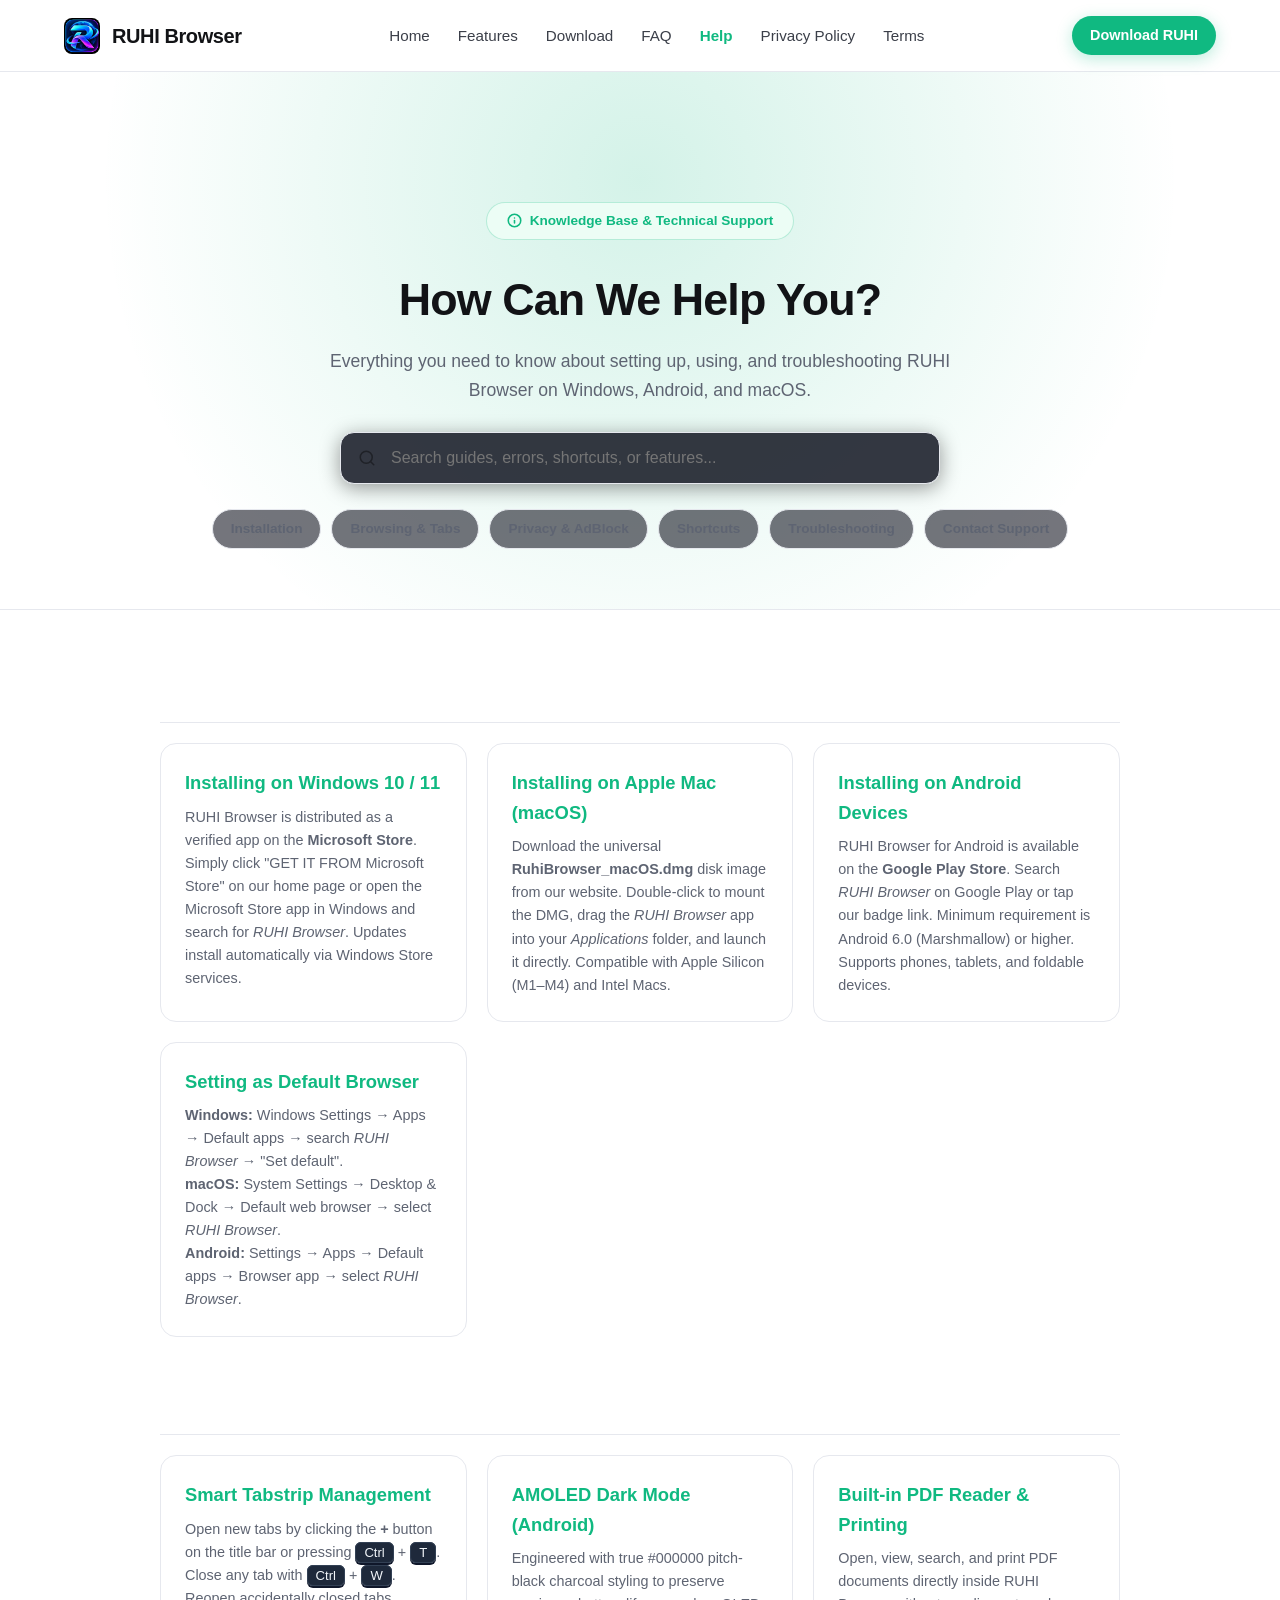
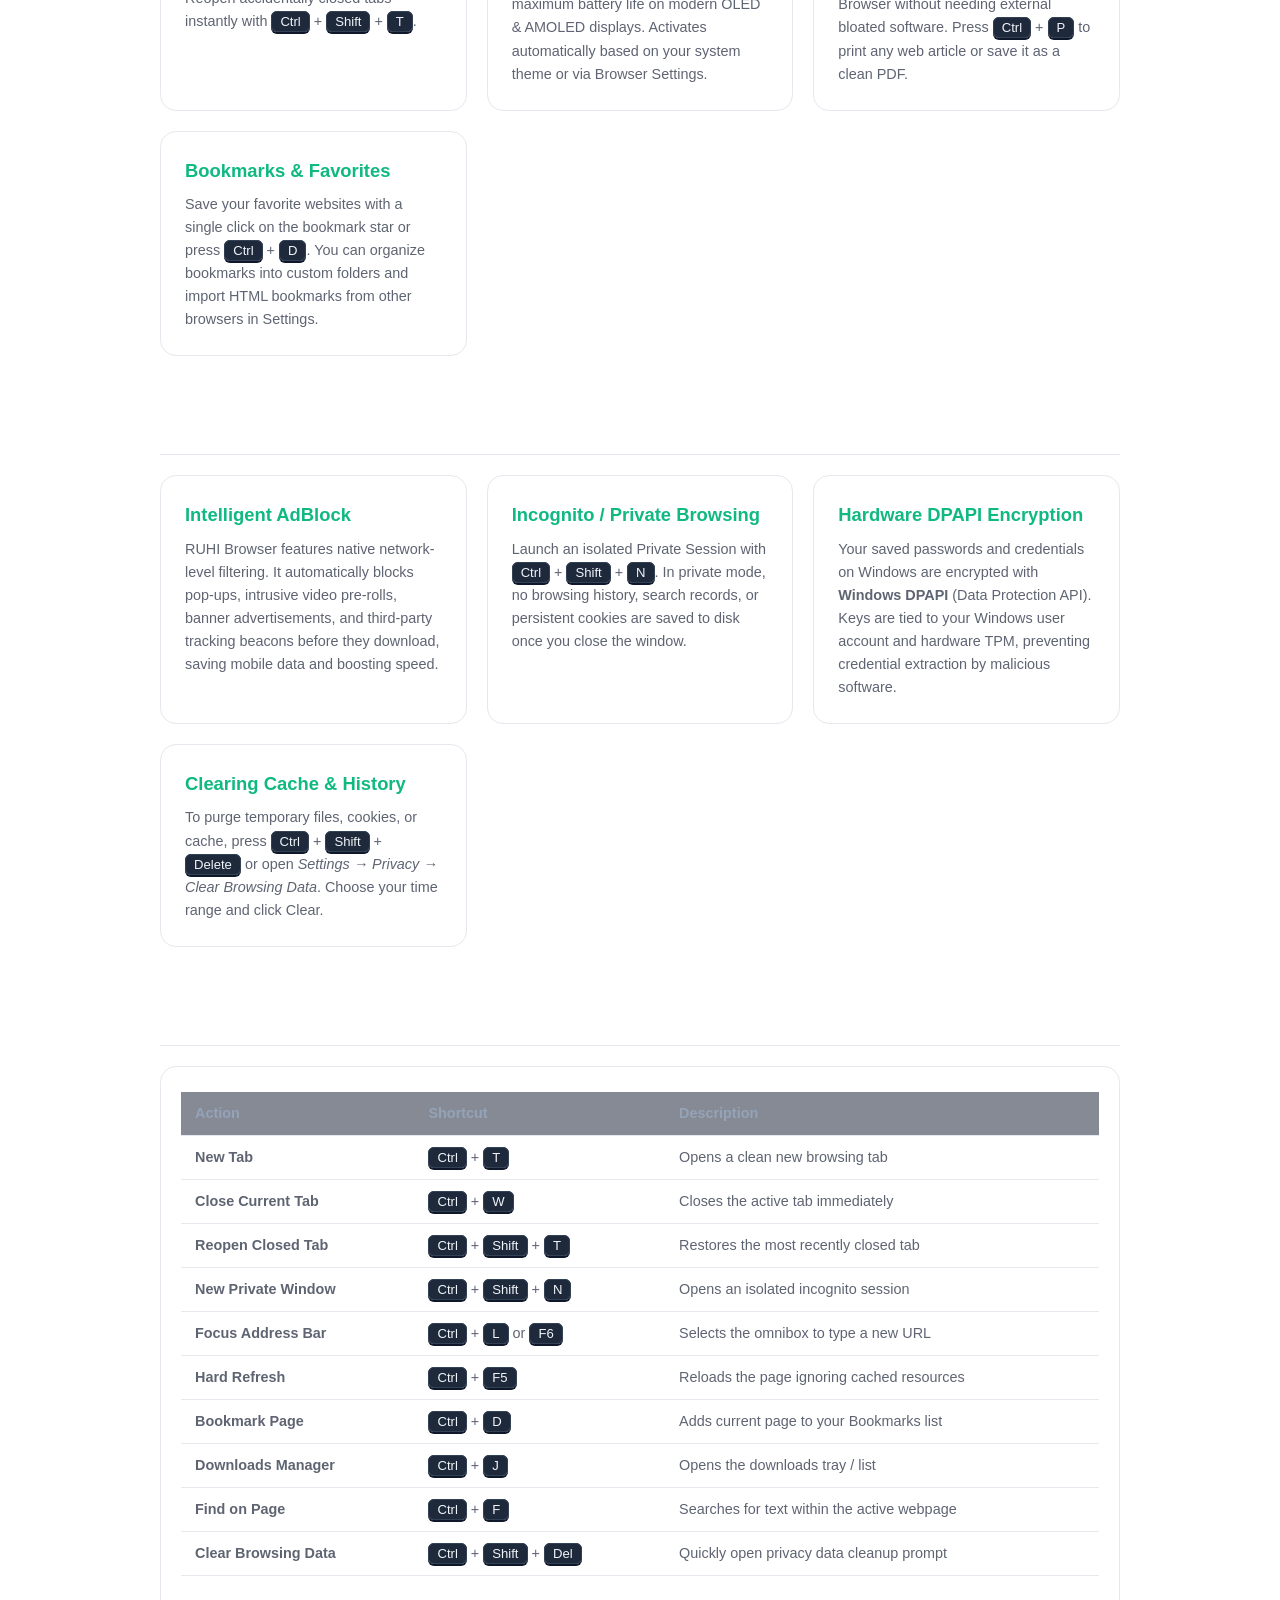
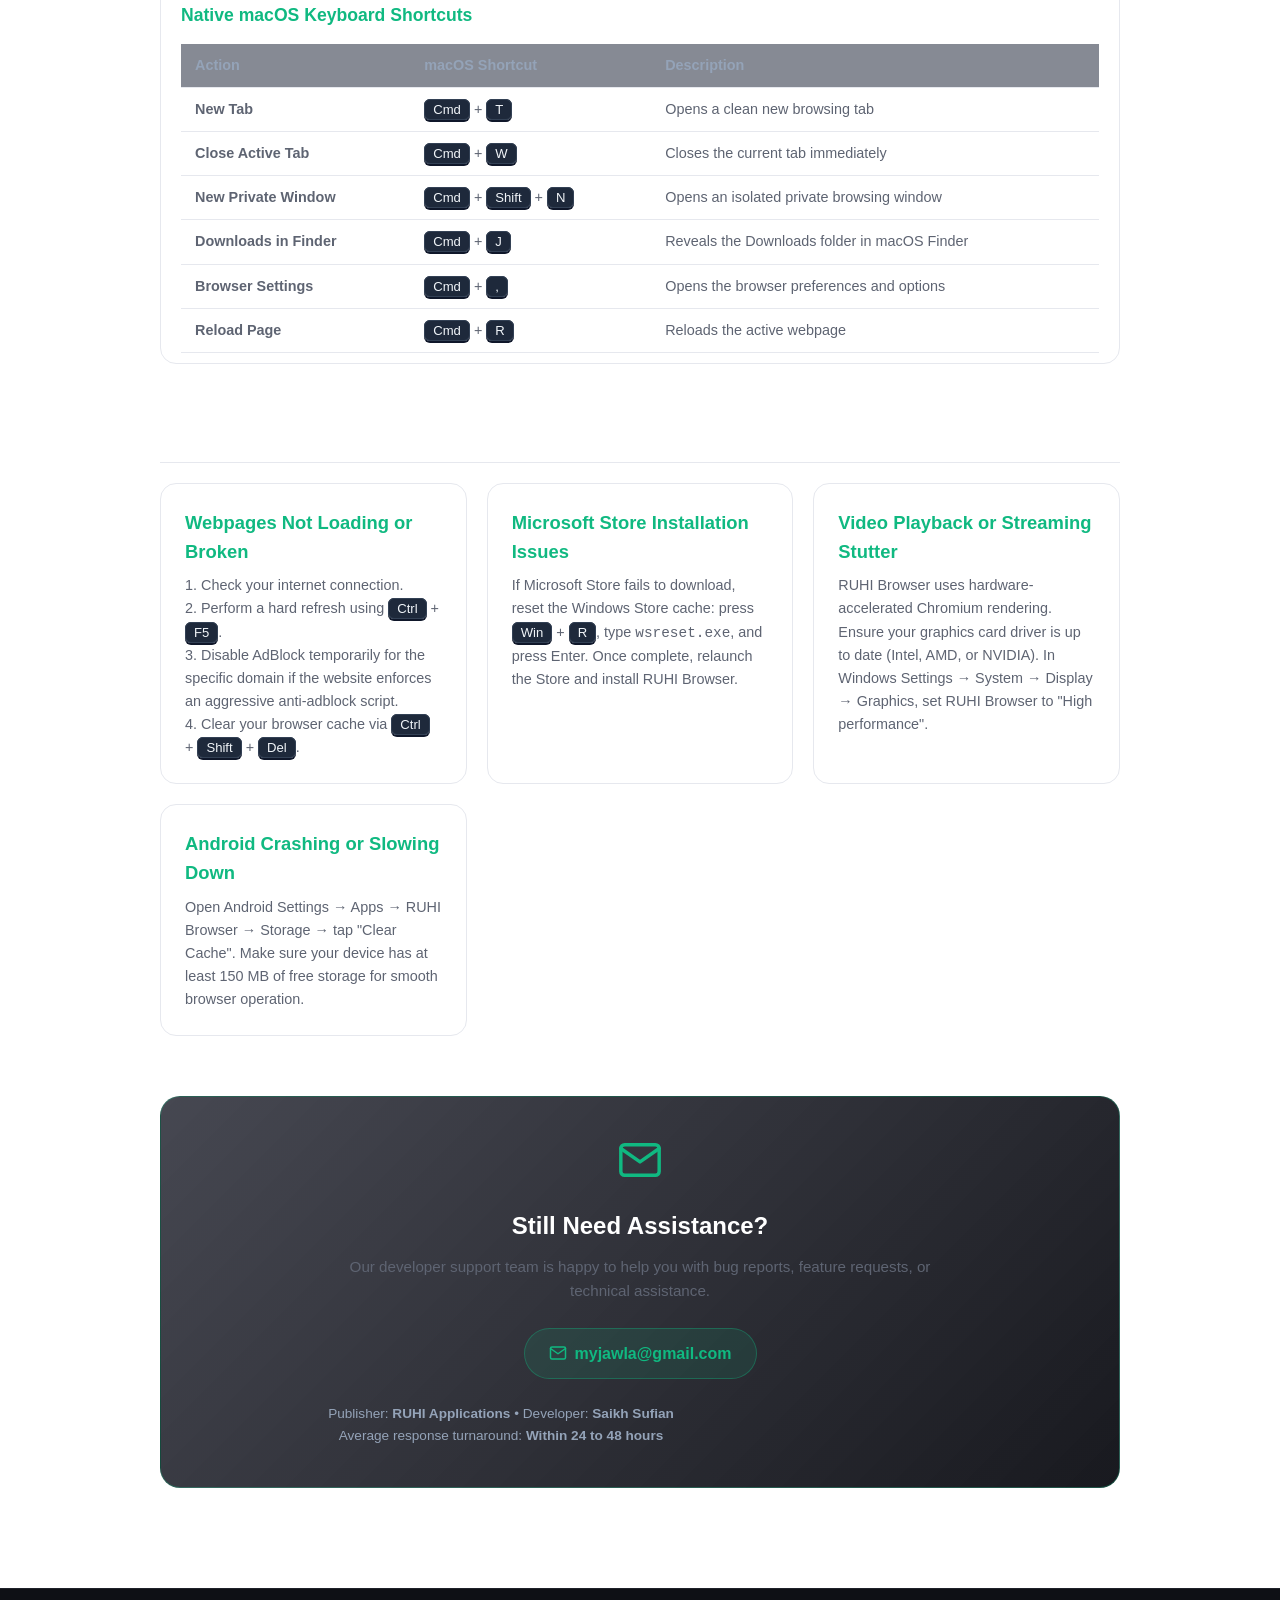
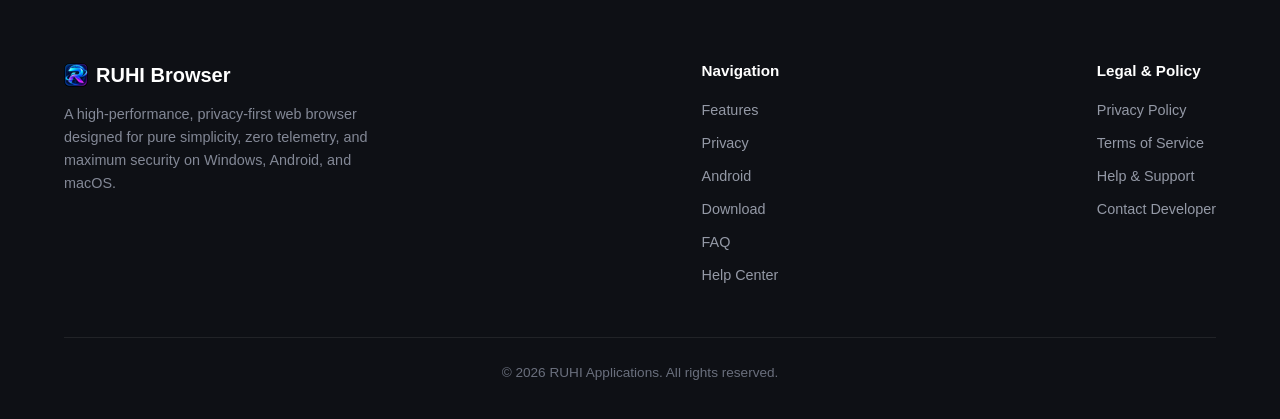
<file: help.html>
<!DOCTYPE html>
<html lang="en">
<head>
  <meta charset="UTF-8">
  <meta name="viewport" content="width=device-width, initial-scale=1.0">
  <title>Help &amp; Support Center — RUHI Browser</title>
  <meta name="description" content="Official RUHI Browser Help &amp; Support Center. Find guides on installation, tab management, built-in AdBlock, privacy tools, and troubleshooting for Windows &amp; Android.">
    <link rel="canonical" href="https://ruhibrowser.netlify.app/help.html">
  <meta name="theme-color" content="#10b981">
  <meta property="og:type" content="website">
  <meta property="og:url" content="https://ruhibrowser.netlify.app/help.html">
  <meta property="og:title" content="Help — RUHI Browser">
  <meta property="og:image" content="https://ruhibrowser.netlify.app/assets/icon.png">
  <link rel="icon" type="image/x-icon" href="assets/favicon.ico">
  <link rel="stylesheet" href="css/styles.css">
  <style>
    .help-hero {
      padding: 130px 0 60px;
      text-align: center;
      background: radial-gradient(circle at 50% 20%, rgba(16, 185, 129, 0.18), transparent 70%);
      border-bottom: 1px solid var(--card-border);
    }
    .help-hero h1 {
      font-size: 2.8rem;
      font-weight: 800;
      margin-bottom: 12px;
      letter-spacing: -0.02em;
    }
    .help-search-container {
      max-width: 600px;
      margin: 28px auto 0;
      position: relative;
    }
    .help-search-input {
      width: 100%;
      padding: 16px 22px 16px 50px;
      font-size: 1rem;
      border-radius: 14px;
      background: rgba(18, 22, 34, 0.85);
      border: 1px solid var(--card-border);
      color: #ffffff;
      outline: none;
      box-shadow: 0 4px 20px rgba(0, 0, 0, 0.4);
      transition: var(--transition);
    }
    .help-search-input:focus {
      border-color: var(--theme-green);
      box-shadow: 0 0 0 3px rgba(16, 185, 129, 0.25);
    }
    .help-search-icon {
      position: absolute;
      left: 18px;
      top: 50%;
      transform: translateY(-50%);
      font-size: 1.1rem;
      opacity: 0.6;
    }
    .category-pills {
      display: flex;
      justify-content: center;
      gap: 10px;
      flex-wrap: wrap;
      margin-top: 25px;
    }
    .category-pill {
      padding: 8px 18px;
      border-radius: 20px;
      font-size: 0.85rem;
      font-weight: 600;
      background: rgba(24, 26, 38, 0.6);
      border: 1px solid var(--card-border);
      color: var(--text-secondary);
      cursor: pointer;
      transition: var(--transition);
      text-decoration: none;
    }
    .category-pill:hover, .category-pill.active {
      background: var(--accent-gradient);
      color: #ffffff;
      border-color: transparent;
      box-shadow: 0 4px 14px var(--glow-red);
    }
    .help-layout {
      max-width: 1000px;
      margin: 60px auto 100px;
      padding: 0 20px;
    }
    .help-section-title {
      font-size: 1.6rem;
      font-weight: 700;
      margin: 45px 0 20px;
      display: flex;
      align-items: center;
      gap: 12px;
      color: #ffffff;
      border-bottom: 1px solid var(--card-border);
      padding-bottom: 12px;
    }
    .help-card-grid {
      display: grid;
      grid-template-columns: repeat(auto-fit, minmax(290px, 1fr));
      gap: 20px;
      margin-bottom: 30px;
    }
    .help-quick-card {
      background: var(--card-bg);
      border: 1px solid var(--card-border);
      border-radius: 16px;
      padding: 24px;
      transition: var(--transition);
    }
    .help-quick-card:hover {
      transform: translateY(-3px);
      border-color: rgba(16, 185, 129, 0.45);
      box-shadow: 0 12px 30px rgba(0, 0, 0, 0.4);
    }
    .help-quick-card h3 {
      font-size: 1.15rem;
      margin-bottom: 8px;
      color: #10b981;
      display: flex;
      align-items: center;
      gap: 8px;
    }
    .help-quick-card p {
      color: var(--text-secondary);
      font-size: 0.9rem;
      line-height: 1.6;
    }
    .support-contact-box {
      background: linear-gradient(135deg, rgba(24, 26, 38, 0.8), rgba(12, 13, 19, 0.95));
      border: 1px solid rgba(16, 185, 129, 0.3);
      border-radius: 20px;
      padding: 40px;
      text-align: center;
      margin-top: 60px;
    }
    .support-contact-box h3 {
      font-size: 1.5rem;
      font-weight: 700;
      margin-bottom: 10px;
      color: #ffffff;
    }
    .support-contact-box p {
      color: var(--text-secondary);
      max-width: 600px;
      margin: 0 auto 24px;
      font-size: 0.95rem;
      line-height: 1.6;
    }
    .support-details-badge {
      display: inline-flex;
      align-items: center;
      gap: 10px;
      background: rgba(16, 185, 129, 0.12);
      border: 1px solid rgba(16, 185, 129, 0.35);
      padding: 12px 24px;
      border-radius: 50px;
      color: #10b981;
      font-weight: 600;
      text-decoration: none;
      transition: var(--transition);
    }
    .support-details-badge:hover {
      background: var(--accent-gradient);
      color: #ffffff;
      box-shadow: 0 6px 20px var(--glow-red);
    }
    .shortcut-table {
      width: 100%;
      border-collapse: collapse;
      margin-top: 15px;
      font-size: 0.9rem;
    }
    .shortcut-table th, .shortcut-table td {
      padding: 10px 14px;
      text-align: left;
      border-bottom: 1px solid var(--card-border);
    }
    .shortcut-table th {
      color: #94a3b8;
      font-weight: 600;
      background: rgba(15, 23, 42, 0.5);
    }
    .shortcut-table td {
      color: var(--text-secondary);
    }
    kbd {
      background: #1e293b;
      border: 1px solid #334155;
      border-radius: 6px;
      padding: 2px 8px;
      font-family: inherit;
      font-size: 0.82rem;
      color: #f1f5f9;
      box-shadow: 0 2px 0 #0f172a;
    }
  </style>
</head>
<body>

  <!-- Navigation -->
  <header class="navbar">
    <div class="container nav-content">
      <a href="index.html" class="nav-brand">
        <img src="assets/icon.png" alt="RUHI Browser Logo">
        <span>RUHI Browser</span>
      </a>
      <ul class="nav-links">
        <li><a href="index.html">Home</a></li>
        <li><a href="index.html#features">Features</a></li>
        <li><a href="index.html#download">Download</a></li>
        <li><a href="faq.html">FAQ</a></li>
        <li><a href="help.html" style="color: var(--theme-green); font-weight: 600;">Help</a></li>
        <li><a href="privacy.html">Privacy Policy</a></li>
        <li><a href="terms.html">Terms</a></li>
      </ul>
      <div class="nav-cta">
        <a href="index.html#download" class="btn-primary" style="padding: 8px 18px; font-size: 0.9rem;">
          Download RUHI
        </a>
        <button class="nav-mobile-toggle" aria-label="Toggle navigation menu" id="nav-toggle">
          <svg viewBox="0 0 24 24" width="22" height="22" stroke="currentColor" stroke-width="2" fill="none" stroke-linecap="round" stroke-linejoin="round">
            <line x1="3" y1="12" x2="21" y2="12"></line>
            <line x1="3" y1="6" x2="21" y2="6"></line>
            <line x1="3" y1="18" x2="21" y2="18"></line>
          </svg>
        </button>
      </div>
    </div>
  </header>

  <!-- Help Hero -->
  <section class="help-hero">
    <div class="container">
      <div class="badge-pill">
        <svg width="15" height="15" viewBox="0 0 24 24" fill="none" stroke="currentColor" stroke-width="2.5" stroke-linecap="round" stroke-linejoin="round" style="display: inline-block; vertical-align: middle;">
          <circle cx="12" cy="12" r="10"></circle>
          <line x1="12" y1="16" x2="12" y2="12"></line>
          <line x1="12" y1="8" x2="12.01" y2="8"></line>
        </svg>
        Knowledge Base &amp; Technical Support
      </div>
      <h1>How Can We Help You?</h1>
      <p class="section-subtitle" style="margin: 0 auto; max-width: 650px;">
        Everything you need to know about setting up, using, and troubleshooting RUHI Browser on Windows, Android, and macOS.
      </p>

      <div class="help-search-container">
        <span class="help-search-icon" style="display: flex; align-items: center;">
          <svg width="18" height="18" viewBox="0 0 24 24" fill="none" stroke="currentColor" stroke-width="2" stroke-linecap="round" stroke-linejoin="round">
            <circle cx="11" cy="11" r="8"></circle>
            <line x1="21" y1="21" x2="16.65" y2="16.65"></line>
          </svg>
        </span>
        <input type="text" id="help-search" class="help-search-input" placeholder="Search guides, errors, shortcuts, or features..." autocomplete="off">
      </div>

      <div class="category-pills">
        <a href="#install" class="category-pill">Installation</a>
        <a href="#browsing" class="category-pill">Browsing &amp; Tabs</a>
        <a href="#privacy-adblock" class="category-pill">Privacy &amp; AdBlock</a>
        <a href="#shortcuts" class="category-pill">Shortcuts</a>
        <a href="#troubleshooting" class="category-pill">Troubleshooting</a>
        <a href="#contact" class="category-pill">Contact Support</a>
      </div>
    </div>
  </section>

  <!-- Help Content Layout -->
  <main class="help-layout">

    <!-- 1. Installation & Setup -->
    <section id="install" class="help-section-group">
      <h2 class="help-section-title">
        <svg width="22" height="22" viewBox="0 0 24 24" fill="none" stroke="currentColor" stroke-width="2" stroke-linecap="round" stroke-linejoin="round">
          <path d="M21 15v4a2 2 0 0 1-2 2H5a2 2 0 0 1-2-2v-4"></path>
          <polyline points="7 10 12 15 17 10"></polyline>
          <line x1="12" y1="15" x2="12" y2="3"></line>
        </svg>
        Installation &amp; Setup
      </h2>
      <div class="help-card-grid">
        <div class="help-quick-card">
          <h3>Installing on Windows 10 / 11</h3>
          <p>RUHI Browser is distributed as a verified app on the <strong>Microsoft Store</strong>. Simply click "GET IT FROM Microsoft Store" on our home page or open the Microsoft Store app in Windows and search for <em>RUHI Browser</em>. Updates install automatically via Windows Store services.</p>
        </div>

        <div class="help-quick-card">
          <h3>Installing on Apple Mac (macOS)</h3>
          <p>Download the universal <strong>RuhiBrowser_macOS.dmg</strong> disk image from our website. Double-click to mount the DMG, drag the <em>RUHI Browser</em> app into your <em>Applications</em> folder, and launch it directly. Compatible with Apple Silicon (M1–M4) and Intel Macs.</p>
        </div>

        <div class="help-quick-card">
          <h3>Installing on Android Devices</h3>
          <p>RUHI Browser for Android is available on the <strong>Google Play Store</strong>. Search <em>RUHI Browser</em> on Google Play or tap our badge link. Minimum requirement is Android 6.0 (Marshmallow) or higher. Supports phones, tablets, and foldable devices.</p>
        </div>

        <div class="help-quick-card">
          <h3>Setting as Default Browser</h3>
          <p><strong>Windows:</strong> Windows Settings &rarr; Apps &rarr; Default apps &rarr; search <em>RUHI Browser</em> &rarr; "Set default".<br>
          <strong>macOS:</strong> System Settings &rarr; Desktop &amp; Dock &rarr; Default web browser &rarr; select <em>RUHI Browser</em>.<br>
          <strong>Android:</strong> Settings &rarr; Apps &rarr; Default apps &rarr; Browser app &rarr; select <em>RUHI Browser</em>.</p>
        </div>
      </div>
    </section>

    <!-- 2. Browsing & Tabs -->
    <section id="browsing" class="help-section-group">
      <h2 class="help-section-title">
        <svg width="22" height="22" viewBox="0 0 24 24" fill="none" stroke="currentColor" stroke-width="2" stroke-linecap="round" stroke-linejoin="round">
          <circle cx="12" cy="12" r="10"></circle>
          <line x1="2" y1="12" x2="22" y2="12"></line>
          <path d="M12 2a15.3 15.3 0 0 1 4 10 15.3 15.3 0 0 1-4 10 15.3 15.3 0 0 1-4-10 15.3 15.3 0 0 1 4-10z"></path>
        </svg>
        Browsing &amp; Tab Management
      </h2>
      <div class="help-card-grid">
        <div class="help-quick-card">
          <h3>Smart Tabstrip Management</h3>
          <p>Open new tabs by clicking the <strong>+</strong> button on the title bar or pressing <kbd>Ctrl</kbd> + <kbd>T</kbd>. Close any tab with <kbd>Ctrl</kbd> + <kbd>W</kbd>. Reopen accidentally closed tabs instantly with <kbd>Ctrl</kbd> + <kbd>Shift</kbd> + <kbd>T</kbd>.</p>
        </div>

        <div class="help-quick-card">
          <h3>AMOLED Dark Mode (Android)</h3>
          <p>Engineered with true #000000 pitch-black charcoal styling to preserve maximum battery life on modern OLED &amp; AMOLED displays. Activates automatically based on your system theme or via Browser Settings.</p>
        </div>

        <div class="help-quick-card">
          <h3>Built-in PDF Reader &amp; Printing</h3>
          <p>Open, view, search, and print PDF documents directly inside RUHI Browser without needing external bloated software. Press <kbd>Ctrl</kbd> + <kbd>P</kbd> to print any web article or save it as a clean PDF.</p>
        </div>

        <div class="help-quick-card">
          <h3>Bookmarks &amp; Favorites</h3>
          <p>Save your favorite websites with a single click on the bookmark star or press <kbd>Ctrl</kbd> + <kbd>D</kbd>. You can organize bookmarks into custom folders and import HTML bookmarks from other browsers in Settings.</p>
        </div>
      </div>
    </section>

    <!-- 3. Privacy & AdBlock -->
    <section id="privacy-adblock" class="help-section-group">
      <h2 class="help-section-title">
        <svg width="22" height="22" viewBox="0 0 24 24" fill="none" stroke="currentColor" stroke-width="2" stroke-linecap="round" stroke-linejoin="round">
          <path d="M12 22s8-4 8-10V5l-8-3-8 3v7c0 6 8 10 8 10z"></path>
          <polyline points="9 12 11 14 15 10"></polyline>
        </svg>
        Privacy, Security &amp; AdBlock
      </h2>
      <div class="help-card-grid">
        <div class="help-quick-card">
          <h3>Intelligent AdBlock</h3>
          <p>RUHI Browser features native network-level filtering. It automatically blocks pop-ups, intrusive video pre-rolls, banner advertisements, and third-party tracking beacons before they download, saving mobile data and boosting speed.</p>
        </div>

        <div class="help-quick-card">
          <h3>Incognito / Private Browsing</h3>
          <p>Launch an isolated Private Session with <kbd>Ctrl</kbd> + <kbd>Shift</kbd> + <kbd>N</kbd>. In private mode, no browsing history, search records, or persistent cookies are saved to disk once you close the window.</p>
        </div>

        <div class="help-quick-card">
          <h3>Hardware DPAPI Encryption</h3>
          <p>Your saved passwords and credentials on Windows are encrypted with <strong>Windows DPAPI</strong> (Data Protection API). Keys are tied to your Windows user account and hardware TPM, preventing credential extraction by malicious software.</p>
        </div>

        <div class="help-quick-card">
          <h3>Clearing Cache &amp; History</h3>
          <p>To purge temporary files, cookies, or cache, press <kbd>Ctrl</kbd> + <kbd>Shift</kbd> + <kbd>Delete</kbd> or open <em>Settings &rarr; Privacy &rarr; Clear Browsing Data</em>. Choose your time range and click Clear.</p>
        </div>
      </div>
    </section>

    <!-- 4. Keyboard Shortcuts -->
    <section id="shortcuts" class="help-section-group">
      <h2 class="help-section-title">
        <svg width="22" height="22" viewBox="0 0 24 24" fill="none" stroke="currentColor" stroke-width="2" stroke-linecap="round" stroke-linejoin="round">
          <rect x="2" y="4" width="20" height="16" rx="2" ry="2"></rect>
          <line x1="6" y1="8" x2="6" y2="8"></line>
          <line x1="10" y1="8" x2="10" y2="8"></line>
          <line x1="14" y1="8" x2="14" y2="8"></line>
          <line x1="18" y1="8" x2="18" y2="8"></line>
          <line x1="6" y1="12" x2="6" y2="12"></line>
          <line x1="18" y1="12" x2="18" y2="12"></line>
          <line x1="8" y1="16" x2="16" y2="16"></line>
        </svg>
        Useful Keyboard Shortcuts (Windows)
      </h2>
      <div class="help-quick-card" style="padding: 10px 20px;">
        <table class="shortcut-table">
          <thead>
            <tr>
              <th>Action</th>
              <th>Shortcut</th>
              <th>Description</th>
            </tr>
          </thead>
          <tbody>
            <tr>
              <td><strong>New Tab</strong></td>
              <td><kbd>Ctrl</kbd> + <kbd>T</kbd></td>
              <td>Opens a clean new browsing tab</td>
            </tr>
            <tr>
              <td><strong>Close Current Tab</strong></td>
              <td><kbd>Ctrl</kbd> + <kbd>W</kbd></td>
              <td>Closes the active tab immediately</td>
            </tr>
            <tr>
              <td><strong>Reopen Closed Tab</strong></td>
              <td><kbd>Ctrl</kbd> + <kbd>Shift</kbd> + <kbd>T</kbd></td>
              <td>Restores the most recently closed tab</td>
            </tr>
            <tr>
              <td><strong>New Private Window</strong></td>
              <td><kbd>Ctrl</kbd> + <kbd>Shift</kbd> + <kbd>N</kbd></td>
              <td>Opens an isolated incognito session</td>
            </tr>
            <tr>
              <td><strong>Focus Address Bar</strong></td>
              <td><kbd>Ctrl</kbd> + <kbd>L</kbd> or <kbd>F6</kbd></td>
              <td>Selects the omnibox to type a new URL</td>
            </tr>
            <tr>
              <td><strong>Hard Refresh</strong></td>
              <td><kbd>Ctrl</kbd> + <kbd>F5</kbd></td>
              <td>Reloads the page ignoring cached resources</td>
            </tr>
            <tr>
              <td><strong>Bookmark Page</strong></td>
              <td><kbd>Ctrl</kbd> + <kbd>D</kbd></td>
              <td>Adds current page to your Bookmarks list</td>
            </tr>
            <tr>
              <td><strong>Downloads Manager</strong></td>
              <td><kbd>Ctrl</kbd> + <kbd>J</kbd></td>
              <td>Opens the downloads tray / list</td>
            </tr>
            <tr>
              <td><strong>Find on Page</strong></td>
              <td><kbd>Ctrl</kbd> + <kbd>F</kbd></td>
              <td>Searches for text within the active webpage</td>
            </tr>
            <tr>
              <td><strong>Clear Browsing Data</strong></td>
              <td><kbd>Ctrl</kbd> + <kbd>Shift</kbd> + <kbd>Del</kbd></td>
              <td>Quickly open privacy data cleanup prompt</td>
            </tr>
          </tbody>
        </table>

        <h3 style="margin: 25px 0 10px; color: #10b981; font-size: 1.1rem;">Native macOS Keyboard Shortcuts</h3>
        <table class="shortcut-table">
          <thead>
            <tr>
              <th>Action</th>
              <th>macOS Shortcut</th>
              <th>Description</th>
            </tr>
          </thead>
          <tbody>
            <tr>
              <td><strong>New Tab</strong></td>
              <td><kbd>Cmd</kbd> + <kbd>T</kbd></td>
              <td>Opens a clean new browsing tab</td>
            </tr>
            <tr>
              <td><strong>Close Active Tab</strong></td>
              <td><kbd>Cmd</kbd> + <kbd>W</kbd></td>
              <td>Closes the current tab immediately</td>
            </tr>
            <tr>
              <td><strong>New Private Window</strong></td>
              <td><kbd>Cmd</kbd> + <kbd>Shift</kbd> + <kbd>N</kbd></td>
              <td>Opens an isolated private browsing window</td>
            </tr>
            <tr>
              <td><strong>Downloads in Finder</strong></td>
              <td><kbd>Cmd</kbd> + <kbd>J</kbd></td>
              <td>Reveals the Downloads folder in macOS Finder</td>
            </tr>
            <tr>
              <td><strong>Browser Settings</strong></td>
              <td><kbd>Cmd</kbd> + <kbd>,</kbd></td>
              <td>Opens the browser preferences and options</td>
            </tr>
            <tr>
              <td><strong>Reload Page</strong></td>
              <td><kbd>Cmd</kbd> + <kbd>R</kbd></td>
              <td>Reloads the active webpage</td>
            </tr>
          </tbody>
        </table>
      </div>
    </section>

    <!-- 5. Troubleshooting -->
    <section id="troubleshooting" class="help-section-group">
      <h2 class="help-section-title">
        <svg width="22" height="22" viewBox="0 0 24 24" fill="none" stroke="currentColor" stroke-width="2" stroke-linecap="round" stroke-linejoin="round">
          <circle cx="12" cy="12" r="10"></circle>
          <path d="M9.09 9a3 3 0 0 1 5.83 1c0 2-3 3-3 3"></path>
          <line x1="12" y1="17" x2="12.01" y2="17"></line>
        </svg>
        Troubleshooting &amp; FAQs
      </h2>
      <div class="help-card-grid">
        <div class="help-quick-card">
          <h3>Webpages Not Loading or Broken</h3>
          <p>1. Check your internet connection.<br>
          2. Perform a hard refresh using <kbd>Ctrl</kbd> + <kbd>F5</kbd>.<br>
          3. Disable AdBlock temporarily for the specific domain if the website enforces an aggressive anti-adblock script.<br>
          4. Clear your browser cache via <kbd>Ctrl</kbd> + <kbd>Shift</kbd> + <kbd>Del</kbd>.</p>
        </div>

        <div class="help-quick-card">
          <h3>Microsoft Store Installation Issues</h3>
          <p>If Microsoft Store fails to download, reset the Windows Store cache: press <kbd>Win</kbd> + <kbd>R</kbd>, type <code>wsreset.exe</code>, and press Enter. Once complete, relaunch the Store and install RUHI Browser.</p>
        </div>

        <div class="help-quick-card">
          <h3>Video Playback or Streaming Stutter</h3>
          <p>RUHI Browser uses hardware-accelerated Chromium rendering. Ensure your graphics card driver is up to date (Intel, AMD, or NVIDIA). In Windows Settings &rarr; System &rarr; Display &rarr; Graphics, set RUHI Browser to "High performance".</p>
        </div>

        <div class="help-quick-card">
          <h3>Android Crashing or Slowing Down</h3>
          <p>Open Android Settings &rarr; Apps &rarr; RUHI Browser &rarr; Storage &rarr; tap "Clear Cache". Make sure your device has at least 150 MB of free storage for smooth browser operation.</p>
        </div>
      </div>
    </section>

    <!-- 6. Direct Developer Support -->
    <section id="contact" class="support-contact-box">
      <div style="margin-bottom: 16px; color: var(--theme-green);">
        <svg width="46" height="46" viewBox="0 0 24 24" fill="none" stroke="currentColor" stroke-width="1.8" stroke-linecap="round" stroke-linejoin="round">
          <path d="M4 4h16c1.1 0 2 .9 2 2v12c0 1.1-.9 2-2 2H4c-1.1 0-2-.9-2-2V6c0-1.1.9-2 2-2z"></path>
          <polyline points="22,6 12,13 2,6"></polyline>
        </svg>
      </div>
      <h3>Still Need Assistance?</h3>
      <p>Our developer support team is happy to help you with bug reports, feature requests, or technical assistance.</p>
      
      <div style="margin-bottom: 24px;">
        <a href="mailto:myjawla@gmail.com?subject=RUHI%20Browser%20Support%20Request" class="support-details-badge" style="display: inline-flex; align-items: center; gap: 8px;">
          <svg width="18" height="18" viewBox="0 0 24 24" fill="none" stroke="currentColor" stroke-width="2" stroke-linecap="round" stroke-linejoin="round">
            <path d="M4 4h16c1.1 0 2 .9 2 2v12c0 1.1-.9 2-2 2H4c-1.1 0-2-.9-2-2V6c0-1.1.9-2 2-2z"></path>
            <polyline points="22,6 12,13 2,6"></polyline>
          </svg>
          myjawla@gmail.com
        </a>
      </div>

      <p style="font-size: 0.85rem; color: #94a3b8; margin: 0;">
        Publisher: <strong>RUHI Applications</strong> • Developer: <strong>Saikh Sufian</strong><br>
        Average response turnaround: <strong>Within 24 to 48 hours</strong>
      </p>
    </section>

  </main>

  <!-- Footer -->
  <footer class="footer">
    <div class="container">
      <div class="footer-content">
        <div class="footer-col-brand">
          <h3>
            <img src="assets/icon.png" alt="Logo" style="width: 24px; height: 24px; border-radius: 6px;">
            RUHI Browser
          </h3>
          <p>A high-performance, privacy-first web browser designed for pure simplicity, zero telemetry, and maximum security on Windows, Android, and macOS.</p>
        </div>

        <div class="footer-col">
          <h4>Navigation</h4>
          <ul>
            <li><a href="index.html#features">Features</a></li>
            <li><a href="index.html#privacy">Privacy</a></li>
            <li><a href="index.html#android">Android</a></li>
            <li><a href="index.html#download">Download</a></li>
            <li><a href="faq.html">FAQ</a></li>
            <li><a href="help.html">Help Center</a></li>
          </ul>
        </div>

        <div class="footer-col">
          <h4>Legal &amp; Policy</h4>
          <ul>
            <li><a href="privacy.html">Privacy Policy</a></li>
            <li><a href="terms.html">Terms of Service</a></li>
            <li><a href="help.html">Help &amp; Support</a></li>
            <li><a href="mailto:myjawla@gmail.com">Contact Developer</a></li>
          </ul>
        </div>
      </div>

      <div class="footer-bottom">
        <p>&copy; <span id="current-year">2026</span> RUHI Applications. All rights reserved.</p>
      </div>
    </div>
  </footer>

  <!-- Search Filter Script -->
  <script>
    document.getElementById('current-year').textContent = new Date().getFullYear();

    // Live search filter across help cards
    const searchInput = document.getElementById('help-search');
    if (searchInput) {
      searchInput.addEventListener('input', function(e) {
        const query = e.target.value.toLowerCase().trim();
        const cards = document.querySelectorAll('.help-quick-card');
        const sections = document.querySelectorAll('.help-section-group');

        cards.forEach(card => {
          const text = card.textContent.toLowerCase();
          if (text.includes(query)) {
            card.style.display = '';
          } else {
            card.style.display = query ? 'none' : '';
          }
        });

        // Hide section headers if all child cards are hidden
        sections.forEach(section => {
          const visibleCards = section.querySelectorAll('.help-quick-card:not([style*="display: none"])');
          if (query && visibleCards.length === 0) {
            section.style.display = 'none';
          } else {
            section.style.display = '';
          }
        });
      });
    }
  </script>
</body>
</html>
</file>
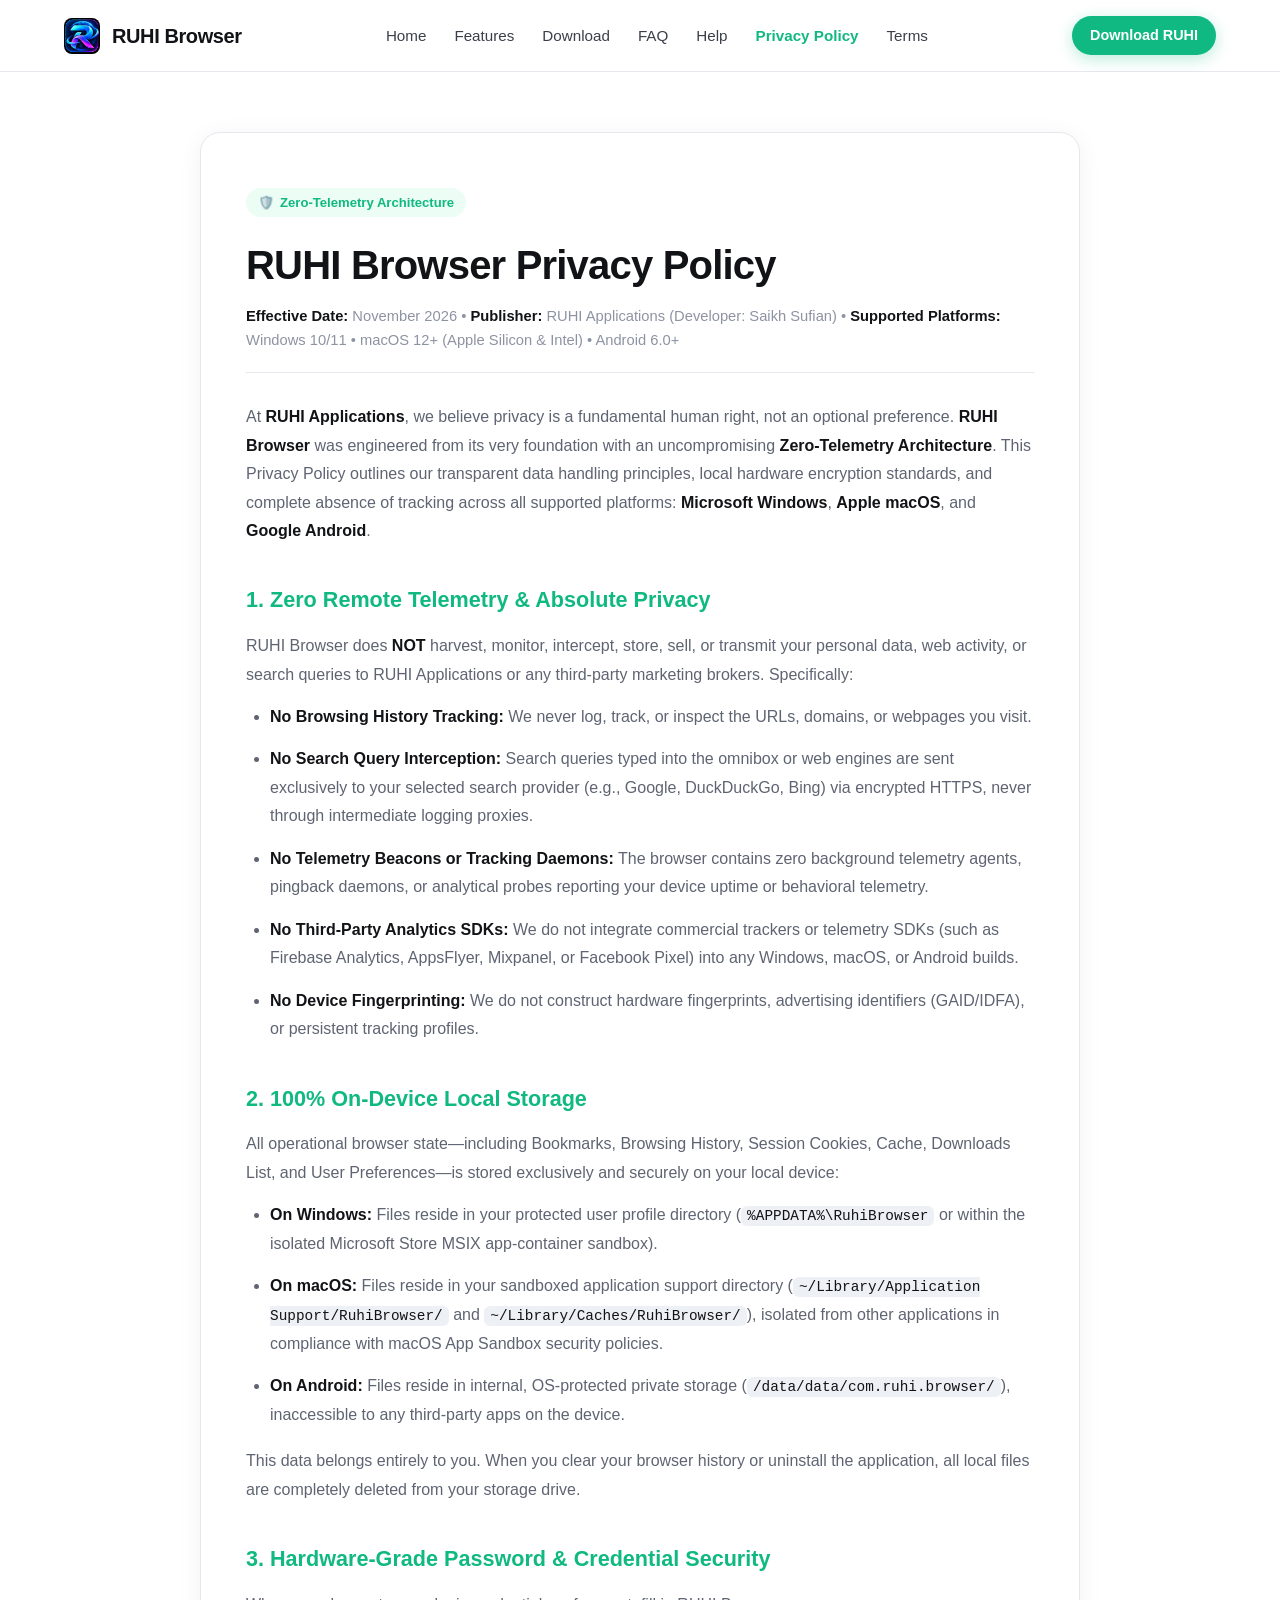
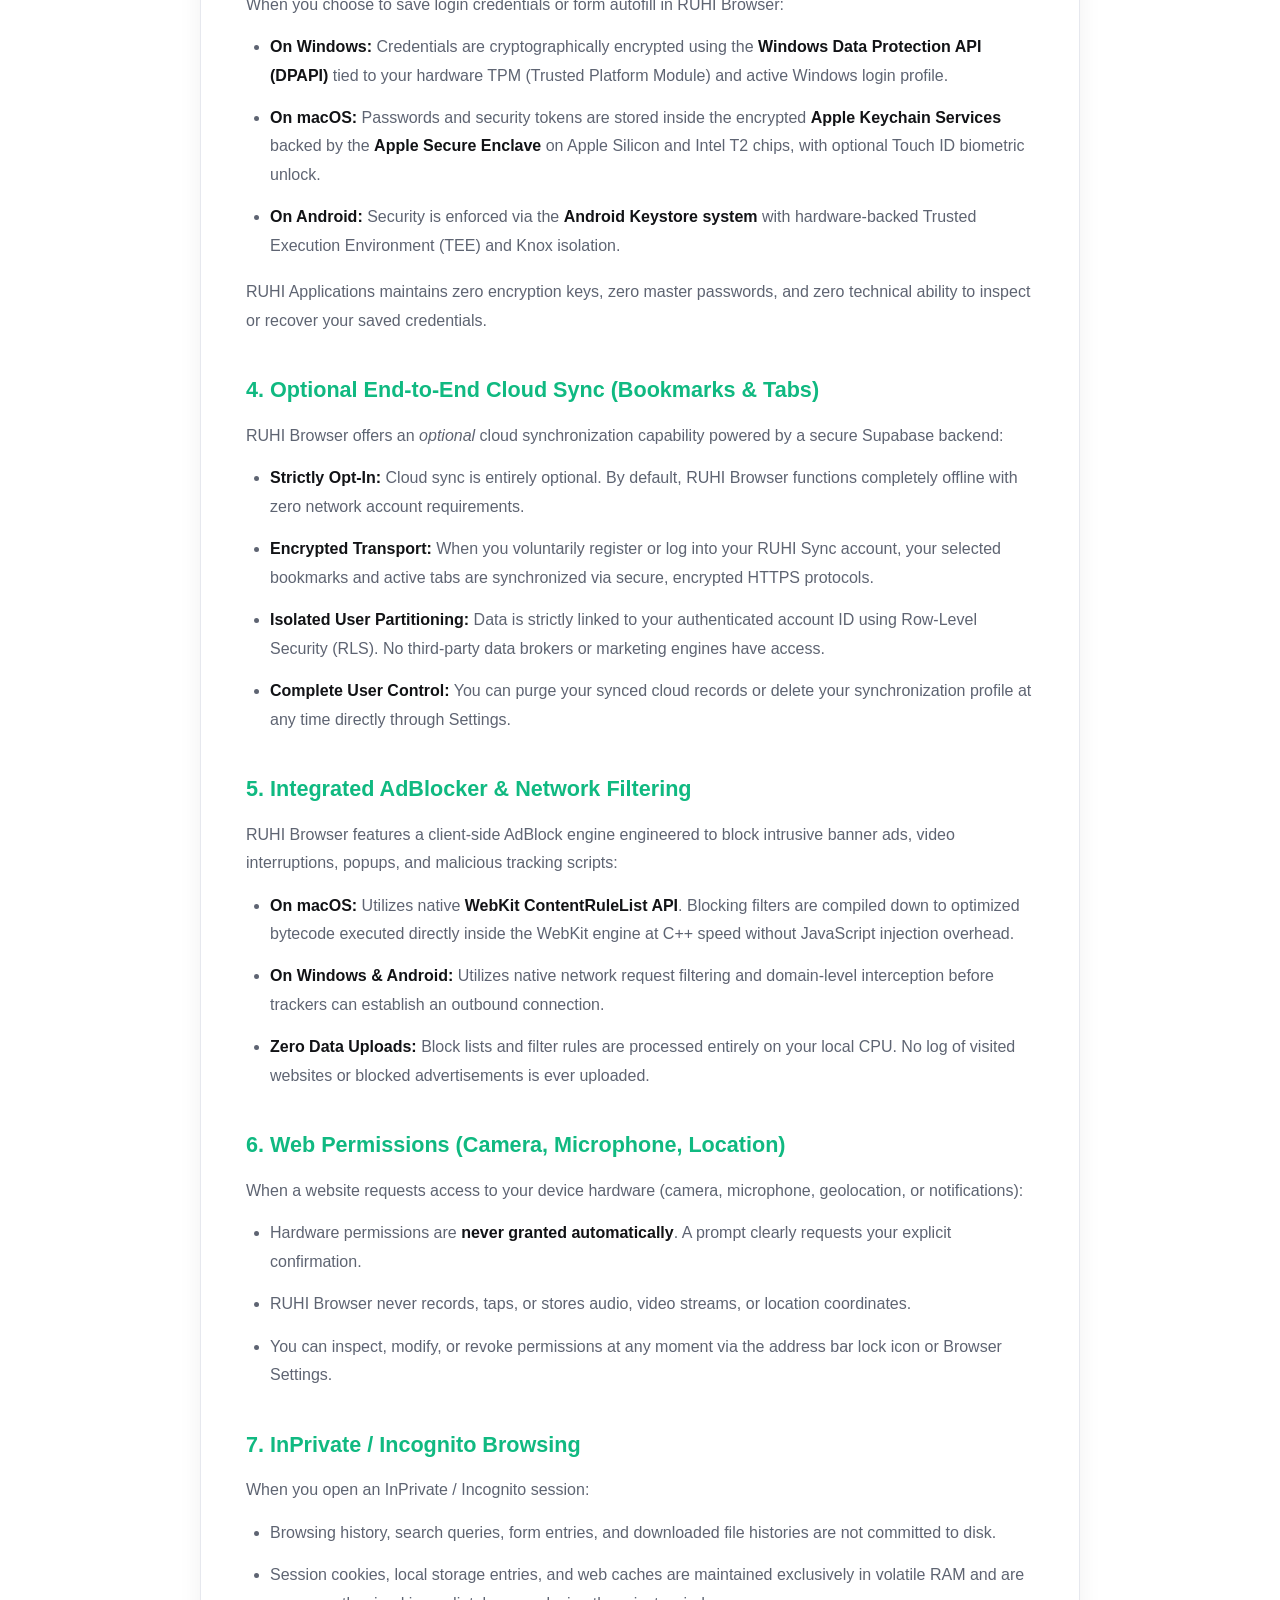
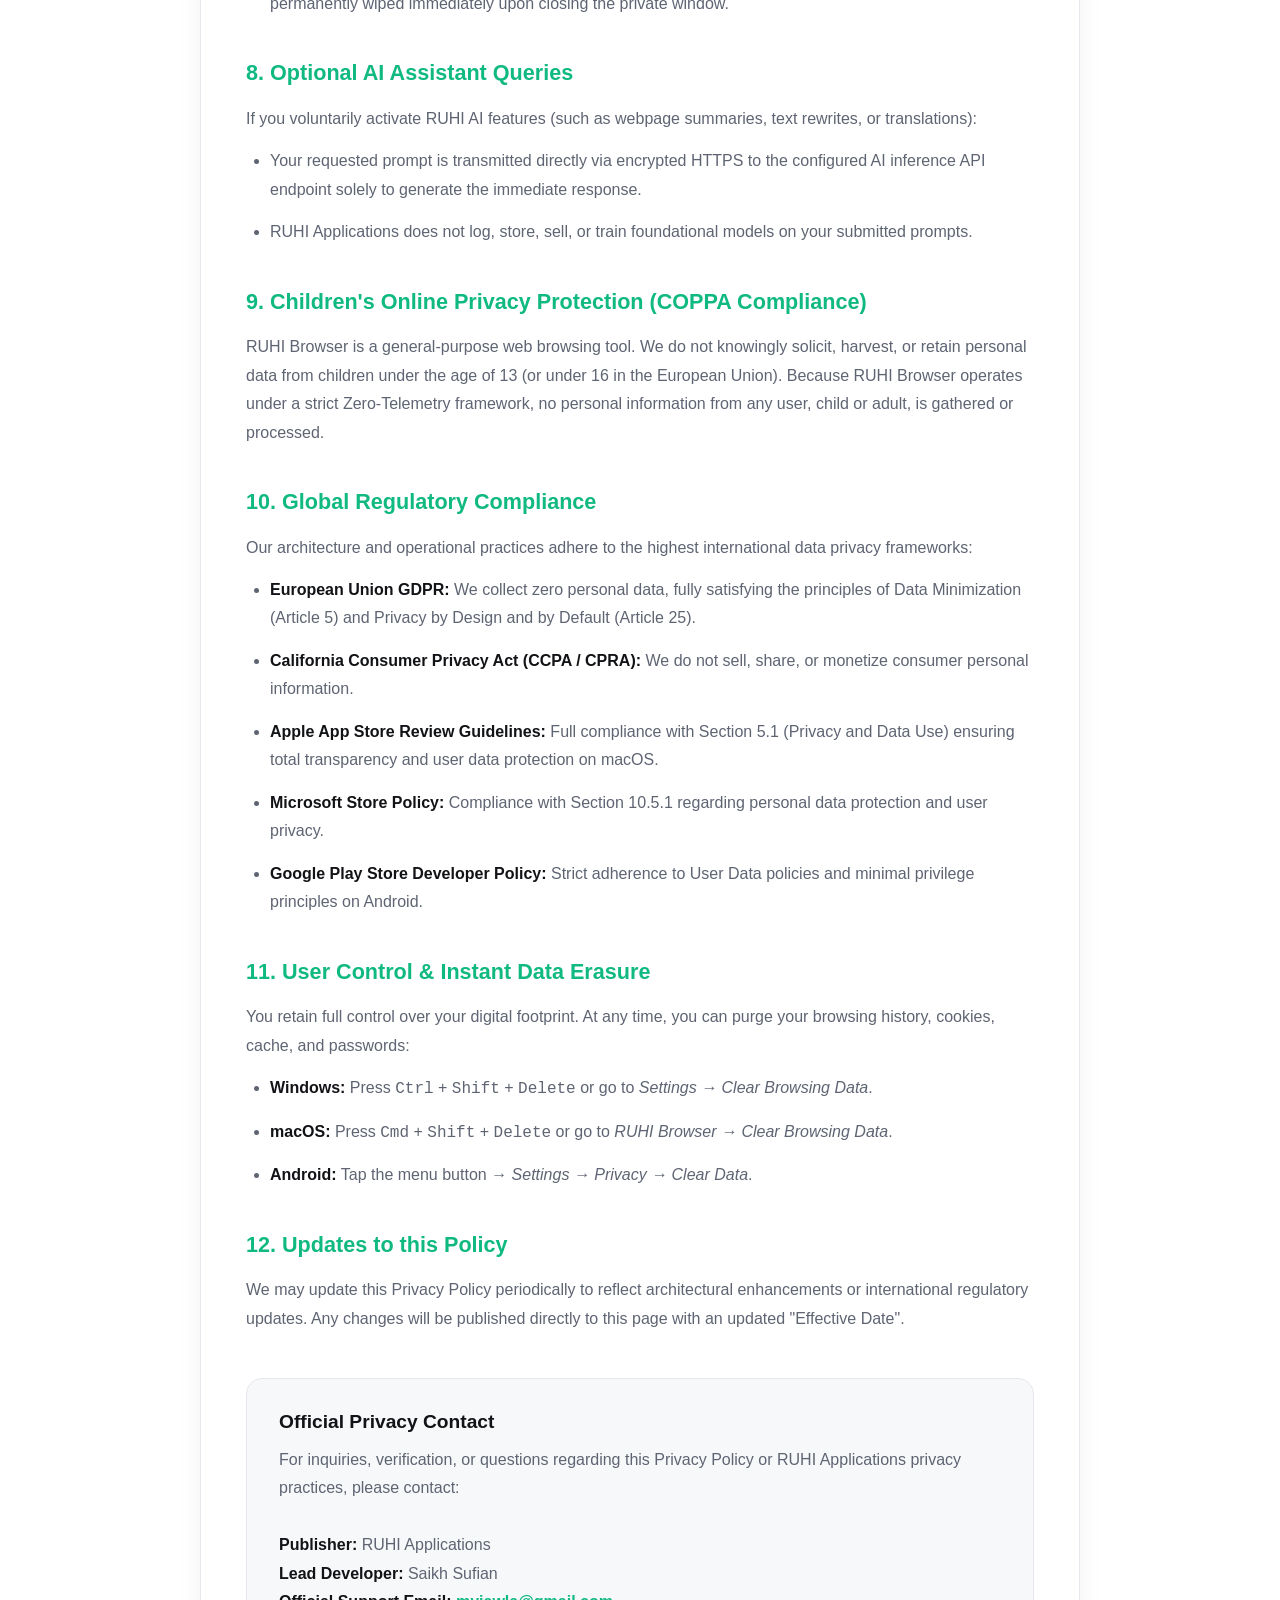
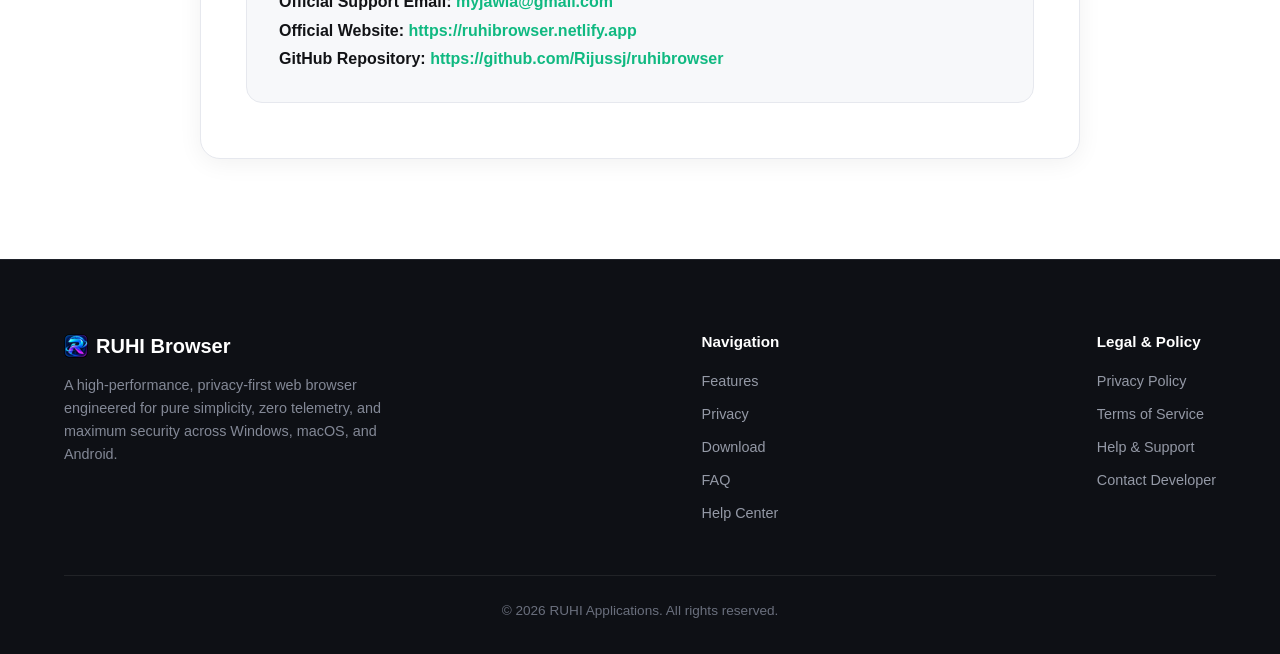
<file: privacy.html>
<!DOCTYPE html>
<html lang="en">
<head>
  <meta charset="UTF-8">
  <meta name="viewport" content="width=device-width, initial-scale=1.0">
  <title>Privacy Policy — RUHI Browser</title>
  <meta name="description" content="Official Privacy Policy for RUHI Browser across Windows, macOS, and Android platforms. Learn how RUHI Applications protects your digital privacy with 100% on-device local storage, hardware-level encryption, native ad-blocking, and strict zero telemetry.">
    <link rel="canonical" href="https://ruhibrowser.netlify.app/privacy.html">
  <meta name="theme-color" content="#10b981">
  <meta property="og:type" content="website">
  <meta property="og:url" content="https://ruhibrowser.netlify.app/privacy.html">
  <meta property="og:title" content="Privacy — RUHI Browser">
  <meta property="og:image" content="https://ruhibrowser.netlify.app/assets/icon.png">
  <link rel="icon" type="image/x-icon" href="assets/favicon.ico">
  <link rel="stylesheet" href="css/styles.css">
  <style>
    .legal-content {
      max-width: 880px;
      margin: 60px auto 100px;
      background: var(--card-bg, #ffffff);
      border: 1px solid var(--card-border, #e6e8ee);
      border-radius: 20px;
      padding: 55px 45px;
      box-shadow: var(--card-shadow, 0 4px 24px rgba(0, 0, 0, 0.06));
    }
    .legal-content h1 {
      font-size: 2.5rem;
      font-weight: 800;
      letter-spacing: -0.02em;
      margin-bottom: 8px;
      color: var(--text-primary, #121316);
    }
    .legal-date {
      color: var(--text-muted, #8c93a3);
      font-size: 0.92rem;
      margin-bottom: 30px;
      padding-bottom: 20px;
      border-bottom: 1px solid var(--card-border, #e6e8ee);
      line-height: 1.6;
    }
    .legal-content h2 {
      font-size: 1.35rem;
      font-weight: 700;
      margin: 38px 0 14px;
      color: var(--theme-green, #10b981);
      display: flex;
      align-items: center;
      gap: 10px;
    }
    .legal-content p, .legal-content li {
      color: var(--text-secondary, #5e6472);
      font-size: 1rem;
      line-height: 1.78;
      margin-bottom: 14px;
    }
    .legal-content ul {
      margin-left: 24px;
      margin-bottom: 18px;
    }
    .legal-content strong {
      color: var(--text-primary, #121316);
    }
    .legal-content code {
      background: var(--bg-tertiary, #edf0f5);
      padding: 2px 6px;
      border-radius: 6px;
      font-size: 0.9em;
      color: var(--text-primary, #121316);
      font-family: ui-monospace, SFMono-Regular, Consolas, monospace;
    }
    .legal-badge {
      display: inline-flex;
      align-items: center;
      gap: 6px;
      padding: 4px 12px;
      border-radius: 999px;
      font-size: 0.82rem;
      font-weight: 600;
      background: var(--theme-green-light, #ecfdf5);
      color: var(--theme-green, #10b981);
      margin-bottom: 16px;
    }
    .contact-box {
      background: var(--bg-secondary, #f7f8fa);
      border: 1px solid var(--card-border, #e6e8ee);
      border-radius: 16px;
      padding: 28px 32px;
      margin-top: 45px;
    }
    .contact-box a {
      color: var(--theme-green, #10b981);
      text-decoration: none;
      font-weight: 600;
      transition: var(--transition, all 0.2s ease);
    }
    .contact-box a:hover {
      text-decoration: underline;
      color: var(--theme-green-hover, #059669);
    }
    @media (max-width: 768px) {
      .legal-content {
        padding: 35px 22px;
        margin: 30px auto 60px;
      }
      .legal-content h1 {
        font-size: 2rem;
      }
    }
  </style>
</head>
<body>

  <!-- Navigation -->
  <header class="navbar">
    <div class="container nav-content">
      <a href="index.html" class="nav-brand">
        <img src="assets/icon.png" alt="RUHI Browser Logo">
        <span>RUHI Browser</span>
      </a>
      <ul class="nav-links">
        <li><a href="index.html">Home</a></li>
        <li><a href="index.html#features">Features</a></li>
        <li><a href="index.html#download">Download</a></li>
        <li><a href="faq.html">FAQ</a></li>
        <li><a href="help.html">Help</a></li>
        <li><a href="privacy.html" style="color: var(--theme-green, #10b981); font-weight: 600;">Privacy Policy</a></li>
        <li><a href="terms.html">Terms</a></li>
      </ul>
      <div class="nav-cta">
        <a href="index.html#download" class="btn-primary" style="padding: 8px 18px; font-size: 0.9rem;">
          Download RUHI
        </a>
        <button class="nav-mobile-toggle" aria-label="Toggle navigation menu" id="nav-toggle">
          <svg viewBox="0 0 24 24" width="22" height="22" stroke="currentColor" stroke-width="2" fill="none" stroke-linecap="round" stroke-linejoin="round">
            <line x1="3" y1="12" x2="21" y2="12"></line>
            <line x1="3" y1="6" x2="21" y2="6"></line>
            <line x1="3" y1="18" x2="21" y2="18"></line>
          </svg>
        </button>
      </div>
    </div>
  </header>

  <main class="container">
    <article class="legal-content">
      <div class="legal-badge">
        <span>🛡️</span> Zero-Telemetry Architecture
      </div>
      <h1>RUHI Browser Privacy Policy</h1>
      <div class="legal-date">
        <strong>Effective Date:</strong> November 2026 &bull; 
        <strong>Publisher:</strong> RUHI Applications (Developer: Saikh Sufian) &bull; 
        <strong>Supported Platforms:</strong> Windows 10/11 &bull; macOS 12+ (Apple Silicon &amp; Intel) &bull; Android 6.0+
      </div>

      <p>
        At <strong>RUHI Applications</strong>, we believe privacy is a fundamental human right, not an optional preference. <strong>RUHI Browser</strong> was engineered from its very foundation with an uncompromising <strong>Zero-Telemetry Architecture</strong>. This Privacy Policy outlines our transparent data handling principles, local hardware encryption standards, and complete absence of tracking across all supported platforms: <strong>Microsoft Windows</strong>, <strong>Apple macOS</strong>, and <strong>Google Android</strong>.
      </p>

      <h2>1. Zero Remote Telemetry &amp; Absolute Privacy</h2>
      <p>
        RUHI Browser does <strong>NOT</strong> harvest, monitor, intercept, store, sell, or transmit your personal data, web activity, or search queries to RUHI Applications or any third-party marketing brokers. Specifically:
      </p>
      <ul>
        <li><strong>No Browsing History Tracking:</strong> We never log, track, or inspect the URLs, domains, or webpages you visit.</li>
        <li><strong>No Search Query Interception:</strong> Search queries typed into the omnibox or web engines are sent exclusively to your selected search provider (e.g., Google, DuckDuckGo, Bing) via encrypted HTTPS, never through intermediate logging proxies.</li>
        <li><strong>No Telemetry Beacons or Tracking Daemons:</strong> The browser contains zero background telemetry agents, pingback daemons, or analytical probes reporting your device uptime or behavioral telemetry.</li>
        <li><strong>No Third-Party Analytics SDKs:</strong> We do not integrate commercial trackers or telemetry SDKs (such as Firebase Analytics, AppsFlyer, Mixpanel, or Facebook Pixel) into any Windows, macOS, or Android builds.</li>
        <li><strong>No Device Fingerprinting:</strong> We do not construct hardware fingerprints, advertising identifiers (GAID/IDFA), or persistent tracking profiles.</li>
      </ul>

      <h2>2. 100% On-Device Local Storage</h2>
      <p>
        All operational browser state—including Bookmarks, Browsing History, Session Cookies, Cache, Downloads List, and User Preferences—is stored exclusively and securely on your local device:
      </p>
      <ul>
        <li><strong>On Windows:</strong> Files reside in your protected user profile directory (<code>%APPDATA%\RuhiBrowser</code> or within the isolated Microsoft Store MSIX app-container sandbox).</li>
        <li><strong>On macOS:</strong> Files reside in your sandboxed application support directory (<code>~/Library/Application Support/RuhiBrowser/</code> and <code>~/Library/Caches/RuhiBrowser/</code>), isolated from other applications in compliance with macOS App Sandbox security policies.</li>
        <li><strong>On Android:</strong> Files reside in internal, OS-protected private storage (<code>/data/data/com.ruhi.browser/</code>), inaccessible to any third-party apps on the device.</li>
      </ul>
      <p>
        This data belongs entirely to you. When you clear your browser history or uninstall the application, all local files are completely deleted from your storage drive.
      </p>

      <h2>3. Hardware-Grade Password &amp; Credential Security</h2>
      <p>
        When you choose to save login credentials or form autofill in RUHI Browser:
      </p>
      <ul>
        <li><strong>On Windows:</strong> Credentials are cryptographically encrypted using the <strong>Windows Data Protection API (DPAPI)</strong> tied to your hardware TPM (Trusted Platform Module) and active Windows login profile.</li>
        <li><strong>On macOS:</strong> Passwords and security tokens are stored inside the encrypted <strong>Apple Keychain Services</strong> backed by the <strong>Apple Secure Enclave</strong> on Apple Silicon and Intel T2 chips, with optional Touch ID biometric unlock.</li>
        <li><strong>On Android:</strong> Security is enforced via the <strong>Android Keystore system</strong> with hardware-backed Trusted Execution Environment (TEE) and Knox isolation.</li>
      </ul>
      <p>
        RUHI Applications maintains zero encryption keys, zero master passwords, and zero technical ability to inspect or recover your saved credentials.
      </p>

      <h2>4. Optional End-to-End Cloud Sync (Bookmarks &amp; Tabs)</h2>
      <p>
        RUHI Browser offers an <em>optional</em> cloud synchronization capability powered by a secure Supabase backend:
      </p>
      <ul>
        <li><strong>Strictly Opt-In:</strong> Cloud sync is entirely optional. By default, RUHI Browser functions completely offline with zero network account requirements.</li>
        <li><strong>Encrypted Transport:</strong> When you voluntarily register or log into your RUHI Sync account, your selected bookmarks and active tabs are synchronized via secure, encrypted HTTPS protocols.</li>
        <li><strong>Isolated User Partitioning:</strong> Data is strictly linked to your authenticated account ID using Row-Level Security (RLS). No third-party data brokers or marketing engines have access.</li>
        <li><strong>Complete User Control:</strong> You can purge your synced cloud records or delete your synchronization profile at any time directly through Settings.</li>
      </ul>

      <h2>5. Integrated AdBlocker &amp; Network Filtering</h2>
      <p>
        RUHI Browser features a client-side AdBlock engine engineered to block intrusive banner ads, video interruptions, popups, and malicious tracking scripts:
      </p>
      <ul>
        <li><strong>On macOS:</strong> Utilizes native <strong>WebKit ContentRuleList API</strong>. Blocking filters are compiled down to optimized bytecode executed directly inside the WebKit engine at C++ speed without JavaScript injection overhead.</li>
        <li><strong>On Windows &amp; Android:</strong> Utilizes native network request filtering and domain-level interception before trackers can establish an outbound connection.</li>
        <li><strong>Zero Data Uploads:</strong> Block lists and filter rules are processed entirely on your local CPU. No log of visited websites or blocked advertisements is ever uploaded.</li>
      </ul>

      <h2>6. Web Permissions (Camera, Microphone, Location)</h2>
      <p>
        When a website requests access to your device hardware (camera, microphone, geolocation, or notifications):
      </p>
      <ul>
        <li>Hardware permissions are <strong>never granted automatically</strong>. A prompt clearly requests your explicit confirmation.</li>
        <li>RUHI Browser never records, taps, or stores audio, video streams, or location coordinates.</li>
        <li>You can inspect, modify, or revoke permissions at any moment via the address bar lock icon or Browser Settings.</li>
      </ul>

      <h2>7. InPrivate / Incognito Browsing</h2>
      <p>
        When you open an InPrivate / Incognito session:
      </p>
      <ul>
        <li>Browsing history, search queries, form entries, and downloaded file histories are not committed to disk.</li>
        <li>Session cookies, local storage entries, and web caches are maintained exclusively in volatile RAM and are permanently wiped immediately upon closing the private window.</li>
      </ul>

      <h2>8. Optional AI Assistant Queries</h2>
      <p>
        If you voluntarily activate RUHI AI features (such as webpage summaries, text rewrites, or translations):
      </p>
      <ul>
        <li>Your requested prompt is transmitted directly via encrypted HTTPS to the configured AI inference API endpoint solely to generate the immediate response.</li>
        <li>RUHI Applications does not log, store, sell, or train foundational models on your submitted prompts.</li>
      </ul>

      <h2>9. Children's Online Privacy Protection (COPPA Compliance)</h2>
      <p>
        RUHI Browser is a general-purpose web browsing tool. We do not knowingly solicit, harvest, or retain personal data from children under the age of 13 (or under 16 in the European Union). Because RUHI Browser operates under a strict Zero-Telemetry framework, no personal information from any user, child or adult, is gathered or processed.
      </p>

      <h2>10. Global Regulatory Compliance</h2>
      <p>
        Our architecture and operational practices adhere to the highest international data privacy frameworks:
      </p>
      <ul>
        <li><strong>European Union GDPR:</strong> We collect zero personal data, fully satisfying the principles of Data Minimization (Article 5) and Privacy by Design and by Default (Article 25).</li>
        <li><strong>California Consumer Privacy Act (CCPA / CPRA):</strong> We do not sell, share, or monetize consumer personal information.</li>
        <li><strong>Apple App Store Review Guidelines:</strong> Full compliance with Section 5.1 (Privacy and Data Use) ensuring total transparency and user data protection on macOS.</li>
        <li><strong>Microsoft Store Policy:</strong> Compliance with Section 10.5.1 regarding personal data protection and user privacy.</li>
        <li><strong>Google Play Store Developer Policy:</strong> Strict adherence to User Data policies and minimal privilege principles on Android.</li>
      </ul>

      <h2>11. User Control &amp; Instant Data Erasure</h2>
      <p>
        You retain full control over your digital footprint. At any time, you can purge your browsing history, cookies, cache, and passwords:
      </p>
      <ul>
        <li><strong>Windows:</strong> Press <kbd>Ctrl</kbd> + <kbd>Shift</kbd> + <kbd>Delete</kbd> or go to <em>Settings &rarr; Clear Browsing Data</em>.</li>
        <li><strong>macOS:</strong> Press <kbd>Cmd</kbd> + <kbd>Shift</kbd> + <kbd>Delete</kbd> or go to <em>RUHI Browser &rarr; Clear Browsing Data</em>.</li>
        <li><strong>Android:</strong> Tap the menu button &rarr; <em>Settings &rarr; Privacy &rarr; Clear Data</em>.</li>
      </ul>

      <h2>12. Updates to this Policy</h2>
      <p>
        We may update this Privacy Policy periodically to reflect architectural enhancements or international regulatory updates. Any changes will be published directly to this page with an updated "Effective Date".
      </p>

      <div class="contact-box">
        <h3 style="color: var(--text-primary, #121316); margin-bottom: 8px; font-size: 1.2rem; font-weight: 700;">Official Privacy Contact</h3>
        <p style="margin-bottom: 0;">
          For inquiries, verification, or questions regarding this Privacy Policy or RUHI Applications privacy practices, please contact:<br><br>
          <strong>Publisher:</strong> RUHI Applications<br>
          <strong>Lead Developer:</strong> Saikh Sufian<br>
          <strong>Official Support Email:</strong> <a href="mailto:myjawla@gmail.com">myjawla@gmail.com</a><br>
          <strong>Official Website:</strong> <a href="https://ruhibrowser.netlify.app">https://ruhibrowser.netlify.app</a><br>
          <strong>GitHub Repository:</strong> <a href="https://github.com/Rijussj/ruhibrowser" target="_blank" rel="noopener noreferrer">https://github.com/Rijussj/ruhibrowser</a>
        </p>
      </div>
    </article>
  </main>

  <!-- Footer -->
  <footer class="footer">
    <div class="container">
      <div class="footer-content">
        <div class="footer-col-brand">
          <h3>
            <img src="assets/icon.png" alt="Logo" style="width: 24px; height: 24px; border-radius: 6px;">
            RUHI Browser
          </h3>
          <p>A high-performance, privacy-first web browser engineered for pure simplicity, zero telemetry, and maximum security across Windows, macOS, and Android.</p>
        </div>

        <div class="footer-col">
          <h4>Navigation</h4>
          <ul>
            <li><a href="index.html#features">Features</a></li>
            <li><a href="index.html#privacy">Privacy</a></li>
            <li><a href="index.html#download">Download</a></li>
            <li><a href="faq.html">FAQ</a></li>
            <li><a href="help.html">Help Center</a></li>
          </ul>
        </div>

        <div class="footer-col">
          <h4>Legal &amp; Policy</h4>
          <ul>
            <li><a href="privacy.html">Privacy Policy</a></li>
            <li><a href="terms.html">Terms of Service</a></li>
            <li><a href="help.html">Help &amp; Support</a></li>
            <li><a href="mailto:myjawla@gmail.com">Contact Developer</a></li>
          </ul>
        </div>
      </div>

      <div class="footer-bottom">
        <p>&copy; <span id="current-year">2026</span> RUHI Applications. All rights reserved.</p>
      </div>
    </div>
  </footer>

  <script src="js/main.js"></script>
</body>
</html>
</file>
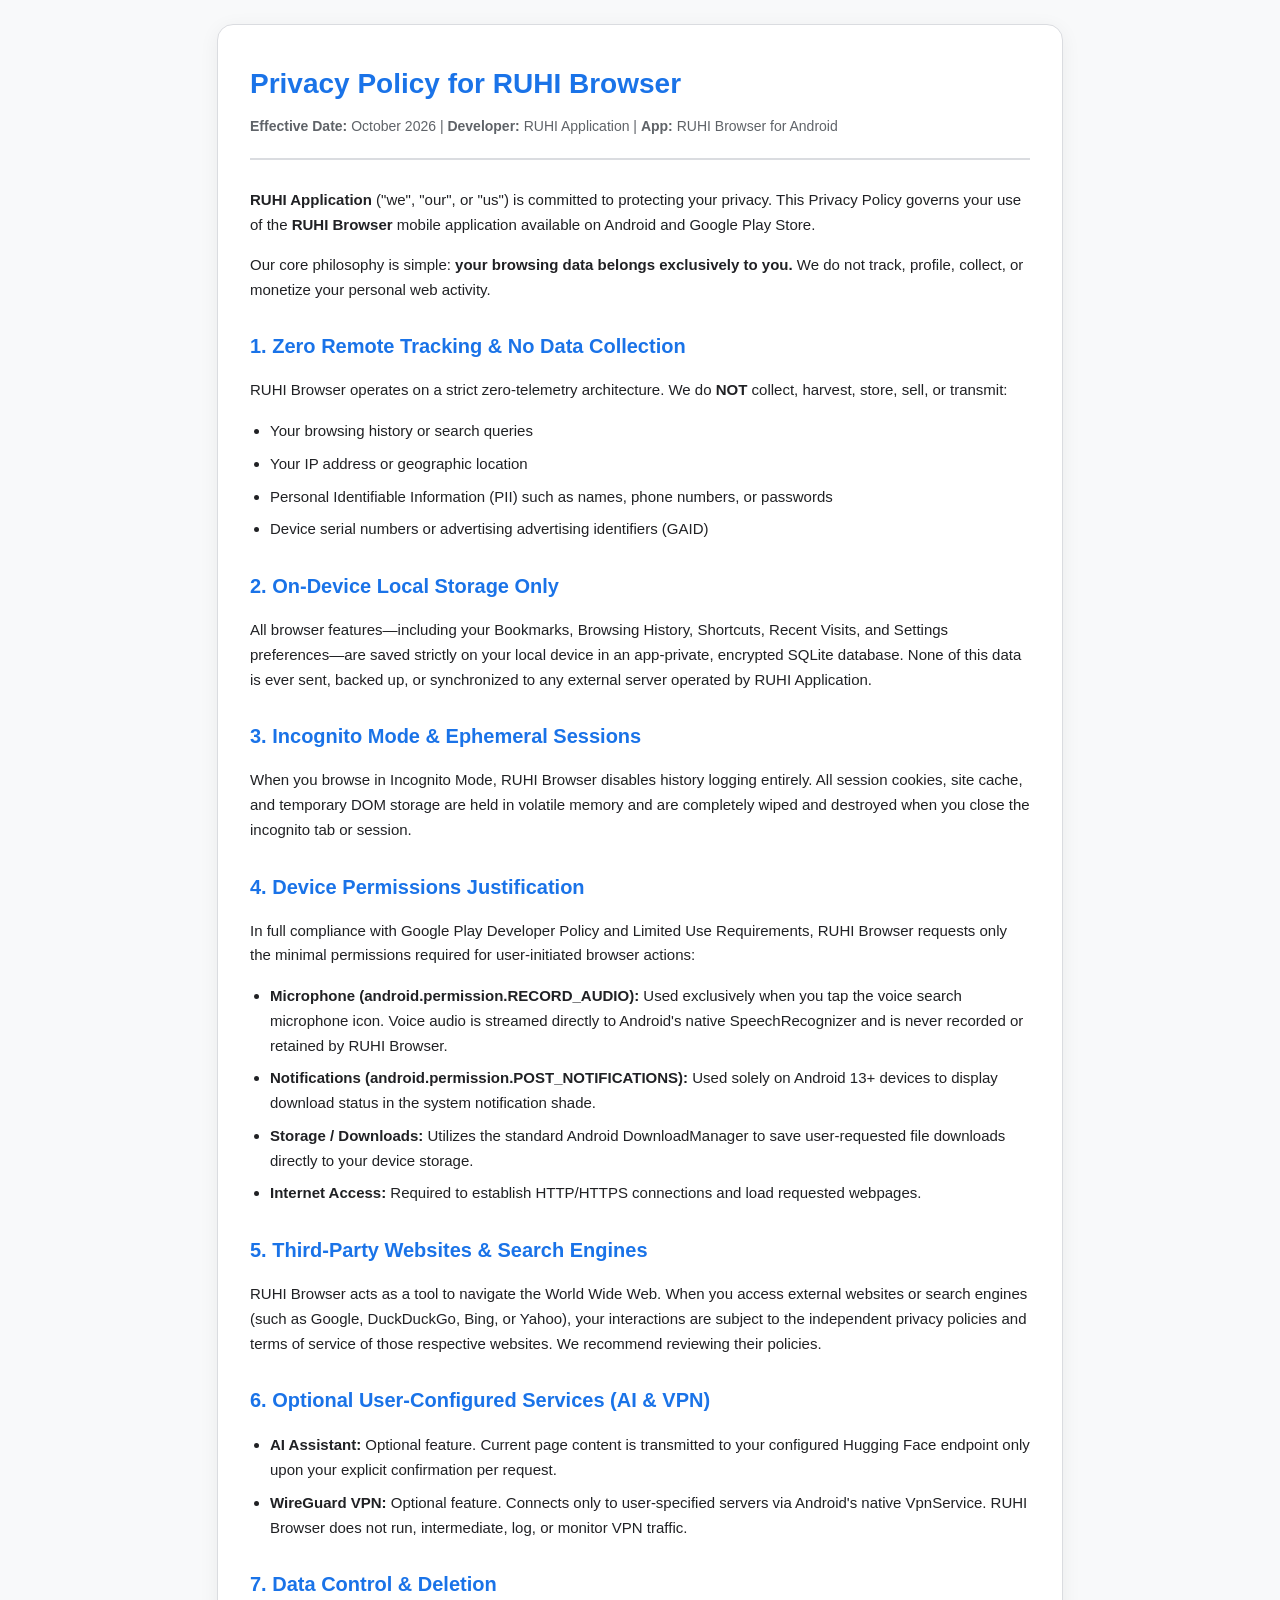
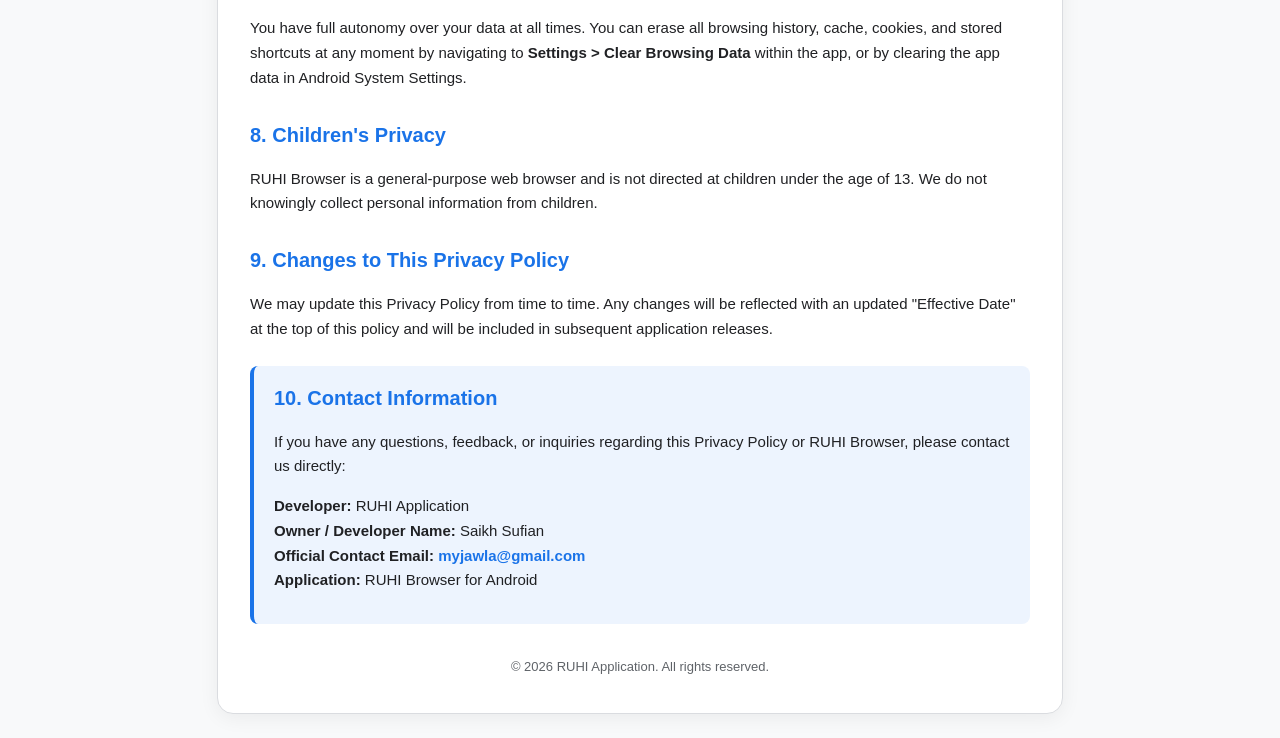
<file: privacy_policy.html>
<!DOCTYPE html>
<html lang="en">
<head>
    <meta charset="UTF-8">
    <meta name="viewport" content="width=device-width, initial-scale=1.0">
    <title>Privacy Policy - RUHI Browser</title>
    <style>
        :root {
            --primary: #1A73E8;
            --text-dark: #202124;
            --text-muted: #5F6368;
            --bg-page: #F8F9FA;
            --bg-card: #FFFFFF;
            --border: #DADCE0;
        }
        @media (prefers-color-scheme: dark) {
            :root {
                --primary: #8AB4F8;
                --text-dark: #E8EAED;
                --text-muted: #9AA0A6;
                --bg-page: #050B1B;
                --bg-card: #121A2F;
                --border: #2B3A5A;
            }
        }
        body {
            font-family: -apple-system, BlinkMacSystemFont, "Segoe UI", Roboto, Helvetica, Arial, sans-serif;
            background-color: var(--bg-page);
            color: var(--text-dark);
            line-height: 1.65;
            margin: 0;
            padding: 24px 16px;
        }
        .container {
            max-width: 780px;
            margin: 0 auto;
            background: var(--bg-card);
            padding: 36px 32px;
            border-radius: 16px;
            border: 1px solid var(--border);
            box-shadow: 0 4px 20px rgba(0,0,0,0.06);
        }
        .header {
            border-bottom: 2px solid var(--border);
            padding-bottom: 20px;
            margin-bottom: 28px;
        }
        h1 {
            color: var(--primary);
            font-size: 28px;
            margin: 0 0 8px 0;
        }
        .meta {
            color: var(--text-muted);
            font-size: 14px;
        }
        h2 {
            font-size: 20px;
            color: var(--primary);
            margin-top: 28px;
            margin-bottom: 10px;
        }
        p, li {
            font-size: 15px;
            color: var(--text-dark);
        }
        ul {
            padding-left: 20px;
        }
        li {
            margin-bottom: 8px;
        }
        .contact-box {
            background: rgba(26, 115, 232, 0.08);
            border-left: 4px solid var(--primary);
            padding: 16px 20px;
            border-radius: 8px;
            margin-top: 24px;
        }
        .contact-box a {
            color: var(--primary);
            text-decoration: none;
            font-weight: 600;
        }
        .footer {
            text-align: center;
            margin-top: 32px;
            font-size: 13px;
            color: var(--text-muted);
        }
    </style>
</head>
<body>
    <div class="container">
        <div class="header">
            <h1>Privacy Policy for RUHI Browser</h1>
            <div class="meta">
                <strong>Effective Date:</strong> October 2026 | 
                <strong>Developer:</strong> RUHI Application | 
                <strong>App:</strong> RUHI Browser for Android
            </div>
        </div>

        <p><strong>RUHI Application</strong> (&quot;we&quot;, &quot;our&quot;, or &quot;us&quot;) is committed to protecting your privacy. This Privacy Policy governs your use of the <strong>RUHI Browser</strong> mobile application available on Android and Google Play Store.</p>

        <p>Our core philosophy is simple: <strong>your browsing data belongs exclusively to you.</strong> We do not track, profile, collect, or monetize your personal web activity.</p>

        <h2>1. Zero Remote Tracking &amp; No Data Collection</h2>
        <p>RUHI Browser operates on a strict zero-telemetry architecture. We do <strong>NOT</strong> collect, harvest, store, sell, or transmit:</p>
        <ul>
            <li>Your browsing history or search queries</li>
            <li>Your IP address or geographic location</li>
            <li>Personal Identifiable Information (PII) such as names, phone numbers, or passwords</li>
            <li>Device serial numbers or advertising advertising identifiers (GAID)</li>
        </ul>

        <h2>2. On-Device Local Storage Only</h2>
        <p>All browser features—including your Bookmarks, Browsing History, Shortcuts, Recent Visits, and Settings preferences—are saved strictly on your local device in an app-private, encrypted SQLite database. None of this data is ever sent, backed up, or synchronized to any external server operated by RUHI Application.</p>

        <h2>3. Incognito Mode &amp; Ephemeral Sessions</h2>
        <p>When you browse in Incognito Mode, RUHI Browser disables history logging entirely. All session cookies, site cache, and temporary DOM storage are held in volatile memory and are completely wiped and destroyed when you close the incognito tab or session.</p>

        <h2>4. Device Permissions Justification</h2>
        <p>In full compliance with Google Play Developer Policy and Limited Use Requirements, RUHI Browser requests only the minimal permissions required for user-initiated browser actions:</p>
        <ul>
            <li><strong>Microphone (android.permission.RECORD_AUDIO):</strong> Used exclusively when you tap the voice search microphone icon. Voice audio is streamed directly to Android's native SpeechRecognizer and is never recorded or retained by RUHI Browser.</li>
            <li><strong>Notifications (android.permission.POST_NOTIFICATIONS):</strong> Used solely on Android 13+ devices to display download status in the system notification shade.</li>
            <li><strong>Storage / Downloads:</strong> Utilizes the standard Android DownloadManager to save user-requested file downloads directly to your device storage.</li>
            <li><strong>Internet Access:</strong> Required to establish HTTP/HTTPS connections and load requested webpages.</li>
        </ul>

        <h2>5. Third-Party Websites &amp; Search Engines</h2>
        <p>RUHI Browser acts as a tool to navigate the World Wide Web. When you access external websites or search engines (such as Google, DuckDuckGo, Bing, or Yahoo), your interactions are subject to the independent privacy policies and terms of service of those respective websites. We recommend reviewing their policies.</p>

        <h2>6. Optional User-Configured Services (AI &amp; VPN)</h2>
        <ul>
            <li><strong>AI Assistant:</strong> Optional feature. Current page content is transmitted to your configured Hugging Face endpoint only upon your explicit confirmation per request.</li>
            <li><strong>WireGuard VPN:</strong> Optional feature. Connects only to user-specified servers via Android's native VpnService. RUHI Browser does not run, intermediate, log, or monitor VPN traffic.</li>
        </ul>

        <h2>7. Data Control &amp; Deletion</h2>
        <p>You have full autonomy over your data at all times. You can erase all browsing history, cache, cookies, and stored shortcuts at any moment by navigating to <strong>Settings &gt; Clear Browsing Data</strong> within the app, or by clearing the app data in Android System Settings.</p>

        <h2>8. Children's Privacy</h2>
        <p>RUHI Browser is a general-purpose web browser and is not directed at children under the age of 13. We do not knowingly collect personal information from children.</p>

        <h2>9. Changes to This Privacy Policy</h2>
        <p>We may update this Privacy Policy from time to time. Any changes will be reflected with an updated "Effective Date" at the top of this policy and will be included in subsequent application releases.</p>

        <div class="contact-box">
            <h2 style="margin-top:0; color:var(--primary);">10. Contact Information</h2>
            <p>If you have any questions, feedback, or inquiries regarding this Privacy Policy or RUHI Browser, please contact us directly:</p>
            <p>
                <strong>Developer:</strong> RUHI Application<br>
                <strong>Owner / Developer Name:</strong> Saikh Sufian<br>
                <strong>Official Contact Email:</strong> <a href="mailto:myjawla@gmail.com">myjawla@gmail.com</a><br>
                <strong>Application:</strong> RUHI Browser for Android
            </p>
        </div>

        <div class="footer">
            &copy; 2026 RUHI Application. All rights reserved.
        </div>
    </div>
</body>
</html>
</file>
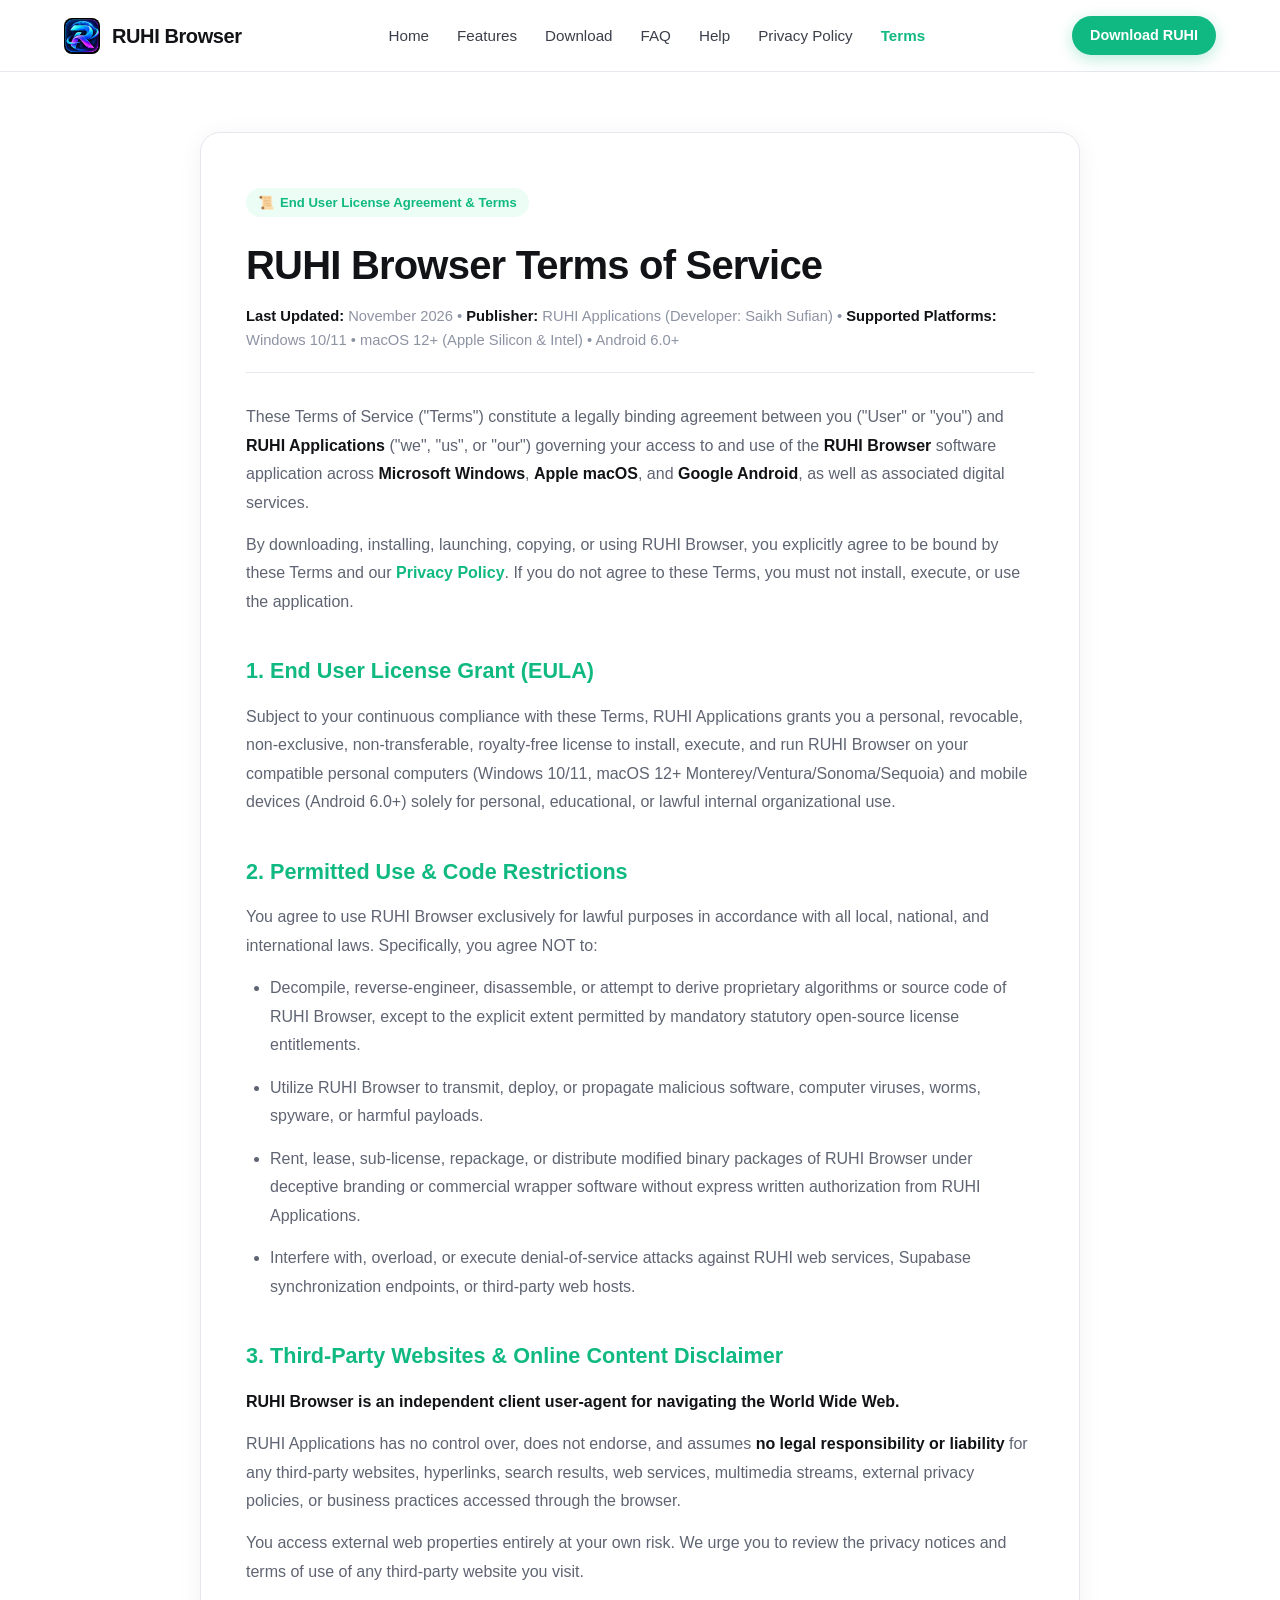
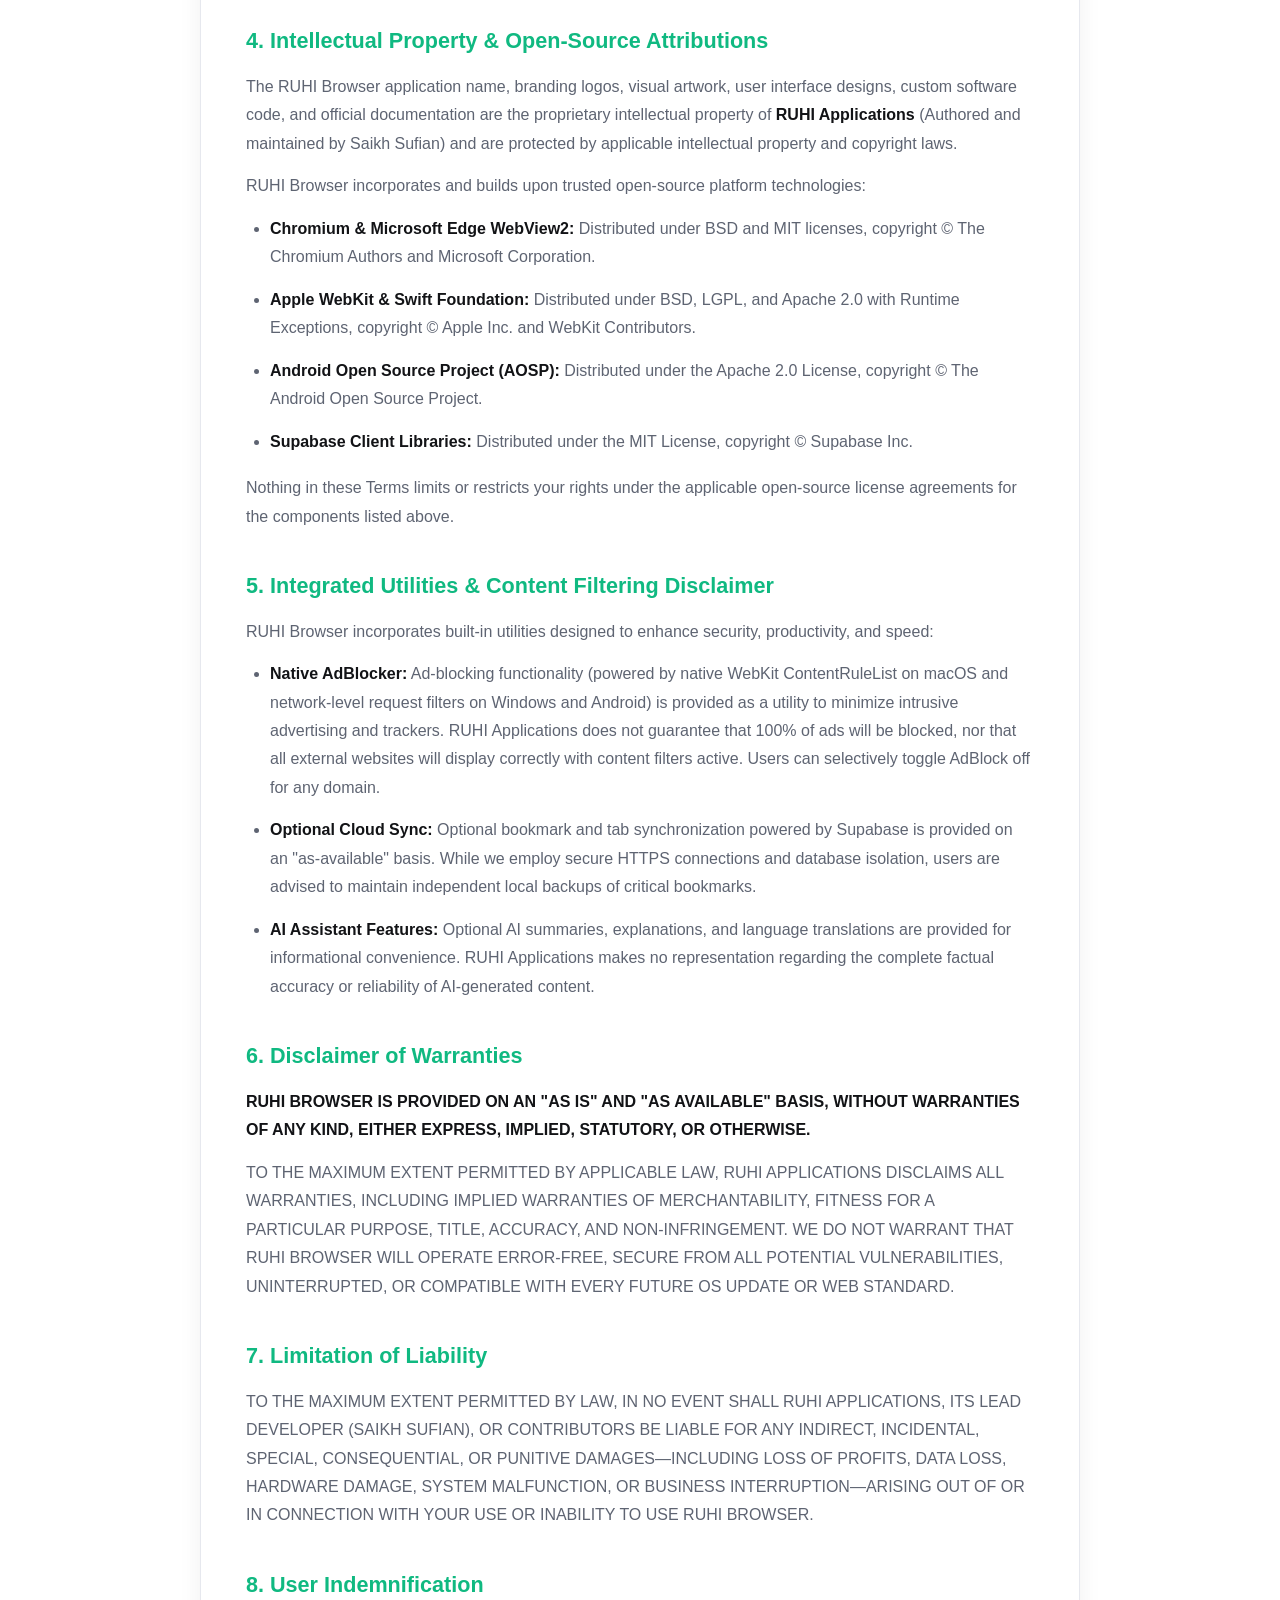
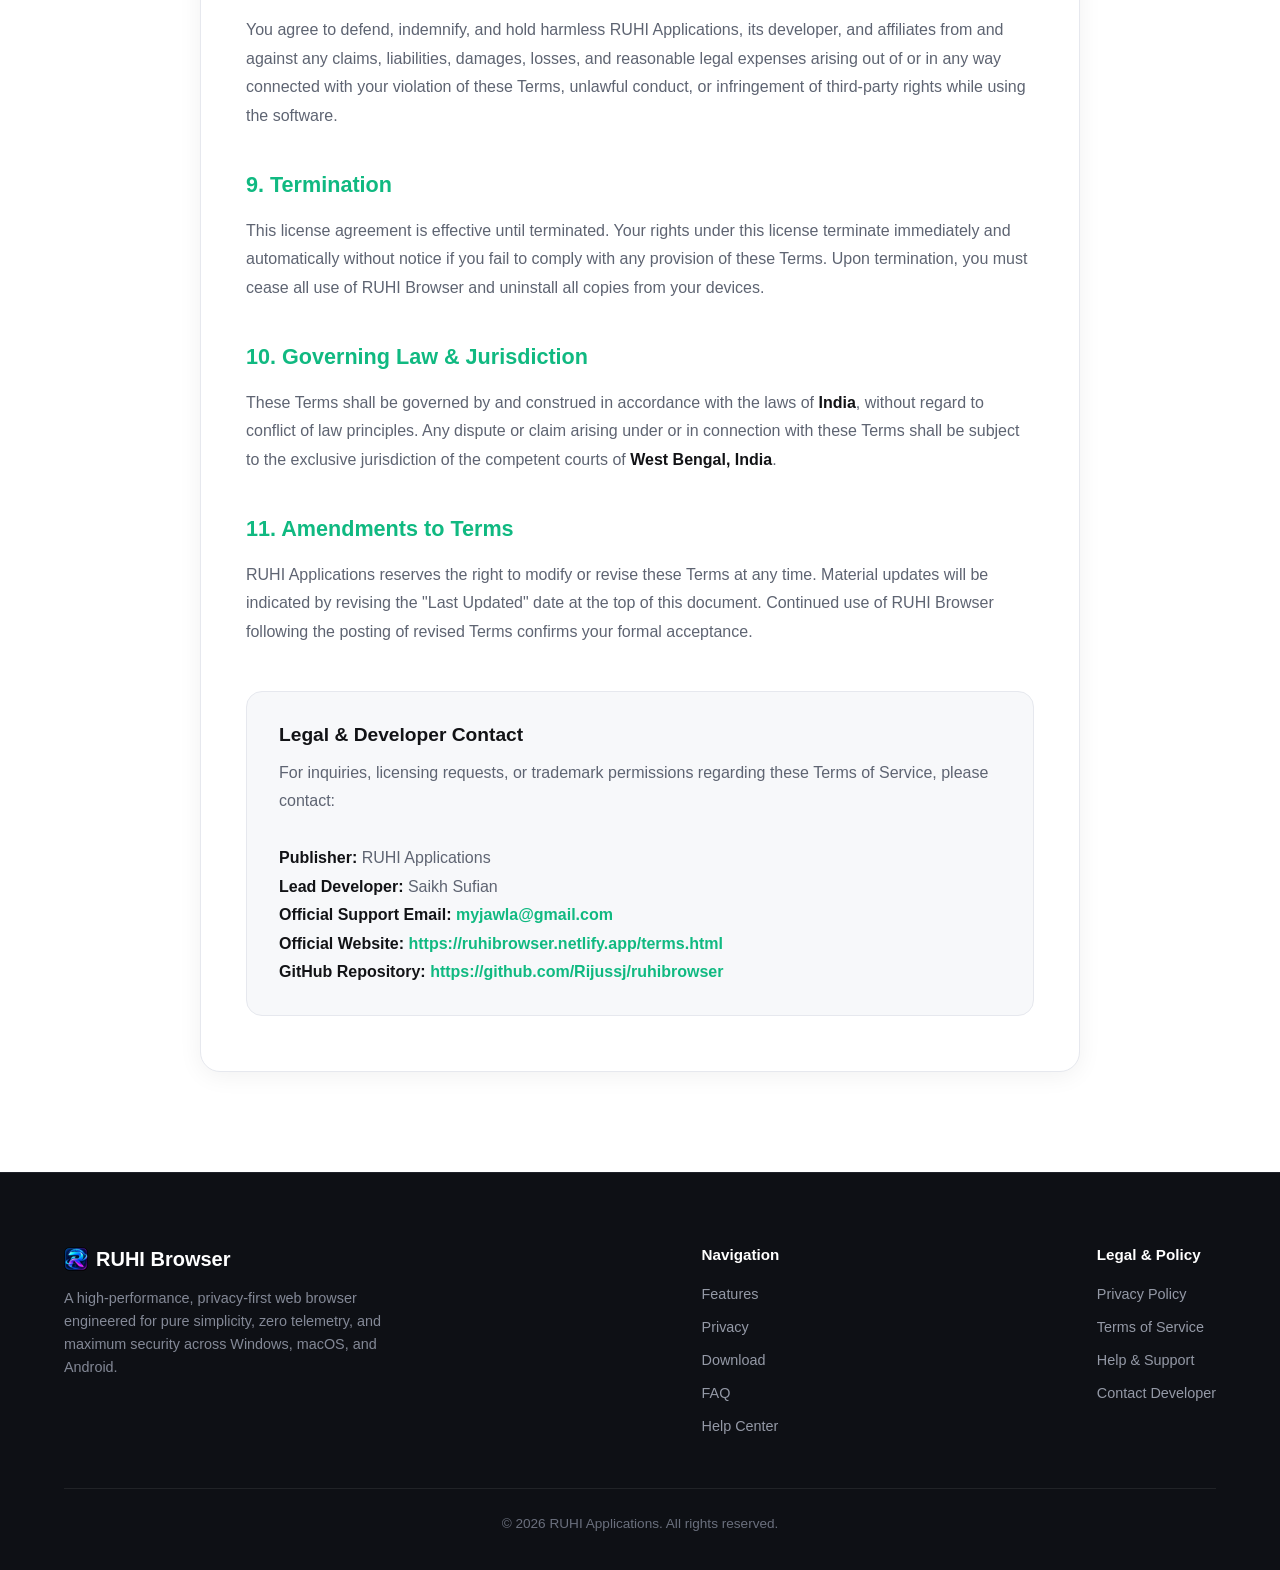
<file: terms.html>
<!DOCTYPE html>
<html lang="en">
<head>
  <meta charset="UTF-8">
  <meta name="viewport" content="width=device-width, initial-scale=1.0">
  <title>Terms of Service — RUHI Browser</title>
  <meta name="description" content="Official Terms of Service and End User License Agreement (EULA) for RUHI Browser across Windows, macOS, and Android platforms.">
    <link rel="canonical" href="https://ruhibrowser.netlify.app/terms.html">
  <meta name="theme-color" content="#10b981">
  <meta property="og:type" content="website">
  <meta property="og:url" content="https://ruhibrowser.netlify.app/terms.html">
  <meta property="og:title" content="Terms — RUHI Browser">
  <meta property="og:image" content="https://ruhibrowser.netlify.app/assets/icon.png">
  <link rel="icon" type="image/x-icon" href="assets/favicon.ico">
  <link rel="stylesheet" href="css/styles.css">
  <style>
    .legal-content {
      max-width: 880px;
      margin: 60px auto 100px;
      background: var(--card-bg, #ffffff);
      border: 1px solid var(--card-border, #e6e8ee);
      border-radius: 20px;
      padding: 55px 45px;
      box-shadow: var(--card-shadow, 0 4px 24px rgba(0, 0, 0, 0.06));
    }
    .legal-content h1 {
      font-size: 2.5rem;
      font-weight: 800;
      letter-spacing: -0.02em;
      margin-bottom: 8px;
      color: var(--text-primary, #121316);
    }
    .legal-date {
      color: var(--text-muted, #8c93a3);
      font-size: 0.92rem;
      margin-bottom: 30px;
      padding-bottom: 20px;
      border-bottom: 1px solid var(--card-border, #e6e8ee);
      line-height: 1.6;
    }
    .legal-content h2 {
      font-size: 1.35rem;
      font-weight: 700;
      margin: 38px 0 14px;
      color: var(--theme-green, #10b981);
      display: flex;
      align-items: center;
      gap: 10px;
    }
    .legal-content p, .legal-content li {
      color: var(--text-secondary, #5e6472);
      font-size: 1rem;
      line-height: 1.78;
      margin-bottom: 14px;
    }
    .legal-content ul {
      margin-left: 24px;
      margin-bottom: 18px;
    }
    .legal-content strong {
      color: var(--text-primary, #121316);
    }
    .legal-content code {
      background: var(--bg-tertiary, #edf0f5);
      padding: 2px 6px;
      border-radius: 6px;
      font-size: 0.9em;
      color: var(--text-primary, #121316);
      font-family: ui-monospace, SFMono-Regular, Consolas, monospace;
    }
    .legal-badge {
      display: inline-flex;
      align-items: center;
      gap: 6px;
      padding: 4px 12px;
      border-radius: 999px;
      font-size: 0.82rem;
      font-weight: 600;
      background: var(--theme-green-light, #ecfdf5);
      color: var(--theme-green, #10b981);
      margin-bottom: 16px;
    }
    .contact-box {
      background: var(--bg-secondary, #f7f8fa);
      border: 1px solid var(--card-border, #e6e8ee);
      border-radius: 16px;
      padding: 28px 32px;
      margin-top: 45px;
    }
    .contact-box a {
      color: var(--theme-green, #10b981);
      text-decoration: none;
      font-weight: 600;
      transition: var(--transition, all 0.2s ease);
    }
    .contact-box a:hover {
      text-decoration: underline;
      color: var(--theme-green-hover, #059669);
    }
    @media (max-width: 768px) {
      .legal-content {
        padding: 35px 22px;
        margin: 30px auto 60px;
      }
      .legal-content h1 {
        font-size: 2rem;
      }
    }
  </style>
</head>
<body>

  <!-- Navigation -->
  <header class="navbar">
    <div class="container nav-content">
      <a href="index.html" class="nav-brand">
        <img src="assets/icon.png" alt="RUHI Browser Logo">
        <span>RUHI Browser</span>
      </a>
      <ul class="nav-links">
        <li><a href="index.html">Home</a></li>
        <li><a href="index.html#features">Features</a></li>
        <li><a href="index.html#download">Download</a></li>
        <li><a href="faq.html">FAQ</a></li>
        <li><a href="help.html">Help</a></li>
        <li><a href="privacy.html">Privacy Policy</a></li>
        <li><a href="terms.html" style="color: var(--theme-green, #10b981); font-weight: 600;">Terms</a></li>
      </ul>
      <div class="nav-cta">
        <a href="index.html#download" class="btn-primary" style="padding: 8px 18px; font-size: 0.9rem;">
          Download RUHI
        </a>
        <button class="nav-mobile-toggle" aria-label="Toggle navigation menu" id="nav-toggle">
          <svg viewBox="0 0 24 24" width="22" height="22" stroke="currentColor" stroke-width="2" fill="none" stroke-linecap="round" stroke-linejoin="round">
            <line x1="3" y1="12" x2="21" y2="12"></line>
            <line x1="3" y1="6" x2="21" y2="6"></line>
            <line x1="3" y1="18" x2="21" y2="18"></line>
          </svg>
        </button>
      </div>
    </div>
  </header>

  <main class="container">
    <article class="legal-content">
      <div class="legal-badge">
        <span>📜</span> End User License Agreement &amp; Terms
      </div>
      <h1>RUHI Browser Terms of Service</h1>
      <div class="legal-date">
        <strong>Last Updated:</strong> November 2026 &bull; 
        <strong>Publisher:</strong> RUHI Applications (Developer: Saikh Sufian) &bull; 
        <strong>Supported Platforms:</strong> Windows 10/11 &bull; macOS 12+ (Apple Silicon &amp; Intel) &bull; Android 6.0+
      </div>

      <p>
        These Terms of Service ("Terms") constitute a legally binding agreement between you ("User" or "you") and <strong>RUHI Applications</strong> ("we", "us", or "our") governing your access to and use of the <strong>RUHI Browser</strong> software application across <strong>Microsoft Windows</strong>, <strong>Apple macOS</strong>, and <strong>Google Android</strong>, as well as associated digital services.
      </p>
      <p>
        By downloading, installing, launching, copying, or using RUHI Browser, you explicitly agree to be bound by these Terms and our <a href="privacy.html" style="color: var(--theme-green, #10b981); text-decoration: none; font-weight: 600;">Privacy Policy</a>. If you do not agree to these Terms, you must not install, execute, or use the application.
      </p>

      <h2>1. End User License Grant (EULA)</h2>
      <p>
        Subject to your continuous compliance with these Terms, RUHI Applications grants you a personal, revocable, non-exclusive, non-transferable, royalty-free license to install, execute, and run RUHI Browser on your compatible personal computers (Windows 10/11, macOS 12+ Monterey/Ventura/Sonoma/Sequoia) and mobile devices (Android 6.0+) solely for personal, educational, or lawful internal organizational use.
      </p>

      <h2>2. Permitted Use &amp; Code Restrictions</h2>
      <p>
        You agree to use RUHI Browser exclusively for lawful purposes in accordance with all local, national, and international laws. Specifically, you agree NOT to:
      </p>
      <ul>
        <li>Decompile, reverse-engineer, disassemble, or attempt to derive proprietary algorithms or source code of RUHI Browser, except to the explicit extent permitted by mandatory statutory open-source license entitlements.</li>
        <li>Utilize RUHI Browser to transmit, deploy, or propagate malicious software, computer viruses, worms, spyware, or harmful payloads.</li>
        <li>Rent, lease, sub-license, repackage, or distribute modified binary packages of RUHI Browser under deceptive branding or commercial wrapper software without express written authorization from RUHI Applications.</li>
        <li>Interfere with, overload, or execute denial-of-service attacks against RUHI web services, Supabase synchronization endpoints, or third-party web hosts.</li>
      </ul>

      <h2>3. Third-Party Websites &amp; Online Content Disclaimer</h2>
      <p>
        <strong>RUHI Browser is an independent client user-agent for navigating the World Wide Web.</strong>
      </p>
      <p>
        RUHI Applications has no control over, does not endorse, and assumes <strong>no legal responsibility or liability</strong> for any third-party websites, hyperlinks, search results, web services, multimedia streams, external privacy policies, or business practices accessed through the browser.
      </p>
      <p>
        You access external web properties entirely at your own risk. We urge you to review the privacy notices and terms of use of any third-party website you visit.
      </p>

      <h2>4. Intellectual Property &amp; Open-Source Attributions</h2>
      <p>
        The RUHI Browser application name, branding logos, visual artwork, user interface designs, custom software code, and official documentation are the proprietary intellectual property of <strong>RUHI Applications</strong> (Authored and maintained by Saikh Sufian) and are protected by applicable intellectual property and copyright laws.
      </p>
      <p>
        RUHI Browser incorporates and builds upon trusted open-source platform technologies:
      </p>
      <ul>
        <li><strong>Chromium &amp; Microsoft Edge WebView2:</strong> Distributed under BSD and MIT licenses, copyright &copy; The Chromium Authors and Microsoft Corporation.</li>
        <li><strong>Apple WebKit &amp; Swift Foundation:</strong> Distributed under BSD, LGPL, and Apache 2.0 with Runtime Exceptions, copyright &copy; Apple Inc. and WebKit Contributors.</li>
        <li><strong>Android Open Source Project (AOSP):</strong> Distributed under the Apache 2.0 License, copyright &copy; The Android Open Source Project.</li>
        <li><strong>Supabase Client Libraries:</strong> Distributed under the MIT License, copyright &copy; Supabase Inc.</li>
      </ul>
      <p>
        Nothing in these Terms limits or restricts your rights under the applicable open-source license agreements for the components listed above.
      </p>

      <h2>5. Integrated Utilities &amp; Content Filtering Disclaimer</h2>
      <p>
        RUHI Browser incorporates built-in utilities designed to enhance security, productivity, and speed:
      </p>
      <ul>
        <li><strong>Native AdBlocker:</strong> Ad-blocking functionality (powered by native WebKit ContentRuleList on macOS and network-level request filters on Windows and Android) is provided as a utility to minimize intrusive advertising and trackers. RUHI Applications does not guarantee that 100% of ads will be blocked, nor that all external websites will display correctly with content filters active. Users can selectively toggle AdBlock off for any domain.</li>
        <li><strong>Optional Cloud Sync:</strong> Optional bookmark and tab synchronization powered by Supabase is provided on an "as-available" basis. While we employ secure HTTPS connections and database isolation, users are advised to maintain independent local backups of critical bookmarks.</li>
        <li><strong>AI Assistant Features:</strong> Optional AI summaries, explanations, and language translations are provided for informational convenience. RUHI Applications makes no representation regarding the complete factual accuracy or reliability of AI-generated content.</li>
      </ul>

      <h2>6. Disclaimer of Warranties</h2>
      <p>
        <strong>RUHI BROWSER IS PROVIDED ON AN "AS IS" AND "AS AVAILABLE" BASIS, WITHOUT WARRANTIES OF ANY KIND, EITHER EXPRESS, IMPLIED, STATUTORY, OR OTHERWISE.</strong>
      </p>
      <p>
        TO THE MAXIMUM EXTENT PERMITTED BY APPLICABLE LAW, RUHI APPLICATIONS DISCLAIMS ALL WARRANTIES, INCLUDING IMPLIED WARRANTIES OF MERCHANTABILITY, FITNESS FOR A PARTICULAR PURPOSE, TITLE, ACCURACY, AND NON-INFRINGEMENT. WE DO NOT WARRANT THAT RUHI BROWSER WILL OPERATE ERROR-FREE, SECURE FROM ALL POTENTIAL VULNERABILITIES, UNINTERRUPTED, OR COMPATIBLE WITH EVERY FUTURE OS UPDATE OR WEB STANDARD.
      </p>

      <h2>7. Limitation of Liability</h2>
      <p>
        TO THE MAXIMUM EXTENT PERMITTED BY LAW, IN NO EVENT SHALL RUHI APPLICATIONS, ITS LEAD DEVELOPER (SAIKH SUFIAN), OR CONTRIBUTORS BE LIABLE FOR ANY INDIRECT, INCIDENTAL, SPECIAL, CONSEQUENTIAL, OR PUNITIVE DAMAGES—INCLUDING LOSS OF PROFITS, DATA LOSS, HARDWARE DAMAGE, SYSTEM MALFUNCTION, OR BUSINESS INTERRUPTION—ARISING OUT OF OR IN CONNECTION WITH YOUR USE OR INABILITY TO USE RUHI BROWSER.
      </p>

      <h2>8. User Indemnification</h2>
      <p>
        You agree to defend, indemnify, and hold harmless RUHI Applications, its developer, and affiliates from and against any claims, liabilities, damages, losses, and reasonable legal expenses arising out of or in any way connected with your violation of these Terms, unlawful conduct, or infringement of third-party rights while using the software.
      </p>

      <h2>9. Termination</h2>
      <p>
        This license agreement is effective until terminated. Your rights under this license terminate immediately and automatically without notice if you fail to comply with any provision of these Terms. Upon termination, you must cease all use of RUHI Browser and uninstall all copies from your devices.
      </p>

      <h2>10. Governing Law &amp; Jurisdiction</h2>
      <p>
        These Terms shall be governed by and construed in accordance with the laws of <strong>India</strong>, without regard to conflict of law principles. Any dispute or claim arising under or in connection with these Terms shall be subject to the exclusive jurisdiction of the competent courts of <strong>West Bengal, India</strong>.
      </p>

      <h2>11. Amendments to Terms</h2>
      <p>
        RUHI Applications reserves the right to modify or revise these Terms at any time. Material updates will be indicated by revising the "Last Updated" date at the top of this document. Continued use of RUHI Browser following the posting of revised Terms confirms your formal acceptance.
      </p>

      <div class="contact-box">
        <h3 style="color: var(--text-primary, #121316); margin-bottom: 8px; font-size: 1.2rem; font-weight: 700;">Legal &amp; Developer Contact</h3>
        <p style="margin-bottom: 0;">
          For inquiries, licensing requests, or trademark permissions regarding these Terms of Service, please contact:<br><br>
          <strong>Publisher:</strong> RUHI Applications<br>
          <strong>Lead Developer:</strong> Saikh Sufian<br>
          <strong>Official Support Email:</strong> <a href="mailto:myjawla@gmail.com">myjawla@gmail.com</a><br>
          <strong>Official Website:</strong> <a href="https://ruhibrowser.netlify.app/terms.html">https://ruhibrowser.netlify.app/terms.html</a><br>
          <strong>GitHub Repository:</strong> <a href="https://github.com/Rijussj/ruhibrowser" target="_blank" rel="noopener noreferrer">https://github.com/Rijussj/ruhibrowser</a>
        </p>
      </div>
    </article>
  </main>

  <!-- Footer -->
  <footer class="footer">
    <div class="container">
      <div class="footer-content">
        <div class="footer-col-brand">
          <h3>
            <img src="assets/icon.png" alt="Logo" style="width: 24px; height: 24px; border-radius: 6px;">
            RUHI Browser
          </h3>
          <p>A high-performance, privacy-first web browser engineered for pure simplicity, zero telemetry, and maximum security across Windows, macOS, and Android.</p>
        </div>

        <div class="footer-col">
          <h4>Navigation</h4>
          <ul>
            <li><a href="index.html#features">Features</a></li>
            <li><a href="index.html#privacy">Privacy</a></li>
            <li><a href="index.html#download">Download</a></li>
            <li><a href="faq.html">FAQ</a></li>
            <li><a href="help.html">Help Center</a></li>
          </ul>
        </div>

        <div class="footer-col">
          <h4>Legal &amp; Policy</h4>
          <ul>
            <li><a href="privacy.html">Privacy Policy</a></li>
            <li><a href="terms.html">Terms of Service</a></li>
            <li><a href="help.html">Help &amp; Support</a></li>
            <li><a href="mailto:myjawla@gmail.com">Contact Developer</a></li>
          </ul>
        </div>
      </div>

      <div class="footer-bottom">
        <p>&copy; <span id="current-year">2026</span> RUHI Applications. All rights reserved.</p>
      </div>
    </div>
  </footer>

  <script src="js/main.js"></script>
</body>
</html>
</file>
<file: css/styles.css>
:root {
  /* Opera.com Official Website Theme Tokens */
  --bg-primary: #ffffff;
  --bg-secondary: #f7f8fa;
  --bg-tertiary: #edf0f5;
  --card-bg: #ffffff;
  --card-border: #e6e8ee;
  --card-shadow: 0 4px 24px rgba(0, 0, 0, 0.06);
  --card-shadow-hover: 0 12px 36px rgba(0, 0, 0, 0.1);
  --text-primary: #121316;
  --text-secondary: #5e6472;
  --text-muted: #8c93a3;
  --theme-green: #10b981;
  --theme-green-hover: #059669;
  --theme-green-light: #ecfdf5;
  --opera-red: #10b981;
  --opera-red-hover: #059669;
  --opera-red-light: #ecfdf5;
  --accent-gradient: linear-gradient(135deg, #10b981 0%, #059669 100%);
  --accent-gradient-hover: linear-gradient(135deg, #059669 0%, #047857 100%);
  --glow-red: rgba(16, 185, 129, 0.28);
  --glow-green: rgba(16, 185, 129, 0.28);
  --font-family: -apple-system, BlinkMacSystemFont, "Segoe UI", Roboto, "Helvetica Neue", Arial, sans-serif;
  --container-max: 1200px;
  --transition: all 0.22s cubic-bezier(0.16, 1, 0.3, 1);
}

* {
  margin: 0;
  padding: 0;
  box-sizing: border-box;
}

html {
  scroll-behavior: smooth;
}

body {
  font-family: var(--font-family);
  background-color: var(--bg-primary);
  color: var(--text-primary);
  line-height: 1.6;
  overflow-x: hidden;
  -webkit-font-smoothing: antialiased;
}

.container {
  max-width: var(--container-max);
  margin: 0 auto;
  padding: 0 24px;
}

/* Background Ambient Glow */
.ambient-glow {
  position: absolute;
  top: 0;
  left: 50%;
  transform: translateX(-50%);
  width: 100%;
  max-width: 1300px;
  height: 650px;
  background: radial-gradient(circle at 50% 12%, rgba(16, 185, 129, 0.09) 0%, rgba(247, 248, 250, 0.6) 55%, transparent 80%);
  pointer-events: none;
  z-index: 0;
}

/* Navbar (Opera.com clean frosted white glass) */
.navbar {
  position: sticky;
  top: 0;
  z-index: 100;
  backdrop-filter: blur(20px);
  -webkit-backdrop-filter: blur(20px);
  background: rgba(255, 255, 255, 0.9);
  border-bottom: 1px solid var(--card-border);
  padding: 16px 0;
}

.nav-content {
  display: flex;
  align-items: center;
  justify-content: space-between;
}

.nav-brand {
  display: flex;
  align-items: center;
  gap: 12px;
  text-decoration: none;
  color: var(--text-primary);
  font-weight: 800;
  font-size: 1.25rem;
  letter-spacing: -0.02em;
}

.nav-brand img {
  width: 36px;
  height: 36px;
  border-radius: 8px;
}

.nav-links {
  display: flex;
  align-items: center;
  gap: 28px;
  list-style: none;
}

.nav-links a {
  text-decoration: none;
  color: #3b3f49;
  font-size: 0.95rem;
  font-weight: 500;
  transition: var(--transition);
}

.nav-links a:hover {
  color: var(--opera-red);
}

.nav-cta {
  display: flex;
  align-items: center;
  gap: 14px;
}

/* Opera.com Official Style Buttons */
.btn-primary {
  display: inline-flex;
  align-items: center;
  gap: 8px;
  background: var(--opera-red);
  color: #ffffff;
  padding: 11px 26px;
  border-radius: 50px;
  text-decoration: none;
  font-weight: 600;
  font-size: 0.95rem;
  border: none;
  cursor: pointer;
  box-shadow: 0 4px 16px rgba(16, 185, 129, 0.28);
  transition: var(--transition);
}

.btn-primary:hover {
  background: var(--opera-red-hover);
  transform: translateY(-2px);
  box-shadow: 0 8px 24px rgba(16, 185, 129, 0.38);
  color: #ffffff;
}

.btn-secondary {
  display: inline-flex;
  align-items: center;
  gap: 8px;
  background: #ffffff;
  color: var(--text-primary);
  padding: 11px 24px;
  border-radius: 50px;
  text-decoration: none;
  font-weight: 600;
  font-size: 0.95rem;
  border: 1.5px solid #d5d8e2;
  transition: var(--transition);
}

.btn-secondary:hover {
  background: #f7f8fa;
  border-color: #121316;
  transform: translateY(-2px);
}

/* Official Microsoft Store Badge */
.btn-ms-store {
  display: inline-flex;
  align-items: center;
  gap: 12px;
  background: #0e1015;
  color: #ffffff;
  padding: 8px 24px;
  border-radius: 50px;
  text-decoration: none;
  border: 1px solid #232630;
  box-shadow: 0 4px 18px rgba(0, 0, 0, 0.12);
  transition: var(--transition);
}

.btn-ms-store:hover {
  background: #181a22;
  transform: translateY(-2px);
  box-shadow: 0 8px 24px rgba(0, 0, 0, 0.2);
}

.ms-store-icon {
  width: 22px;
  height: 22px;
  flex-shrink: 0;
}

.ms-store-text {
  display: flex;
  flex-direction: column;
  text-align: left;
  line-height: 1.15;
}

.ms-store-sub {
  font-size: 0.62rem;
  letter-spacing: 0.08em;
  font-weight: 600;
  color: #9da3b2;
  text-transform: uppercase;
}

.ms-store-title {
  font-size: 1.05rem;
  font-weight: 700;
  color: #ffffff;
  letter-spacing: -0.01em;
}

/* Official Google Play Badge */
.btn-play-store {
  display: inline-flex;
  align-items: center;
  gap: 12px;
  background: #0e1015;
  color: #ffffff;
  padding: 8px 24px;
  border-radius: 50px;
  text-decoration: none;
  border: 1px solid #232630;
  box-shadow: 0 4px 18px rgba(0, 0, 0, 0.12);
  transition: var(--transition);
}

.btn-play-store:hover {
  background: #181a22;
  transform: translateY(-2px);
  box-shadow: 0 8px 24px rgba(0, 0, 0, 0.2);
}

.play-store-icon {
  width: 22px;
  height: 22px;
  flex-shrink: 0;
}

.play-store-text {
  display: flex;
  flex-direction: column;
  text-align: left;
  line-height: 1.15;
}

.play-store-sub {
  font-size: 0.62rem;
  letter-spacing: 0.08em;
  font-weight: 600;
  color: #9da3b2;
  text-transform: uppercase;
}

.play-store-title {
  font-size: 1.05rem;
  font-weight: 700;
  color: #ffffff;
  letter-spacing: -0.01em;
}

/* Platform Tabs Switcher */
.platform-tabs {
  display: inline-flex;
  background: #edf0f5;
  padding: 4px;
  border-radius: 50px;
  border: 1px solid var(--card-border);
  gap: 6px;
  margin-bottom: 24px;
}

.platform-tab-btn {
  display: inline-flex;
  align-items: center;
  gap: 8px;
  padding: 8px 22px;
  border-radius: 50px;
  font-size: 0.9rem;
  font-weight: 600;
  color: var(--text-secondary);
  background: transparent;
  border: none;
  cursor: pointer;
  transition: var(--transition);
}

.platform-tab-btn.active {
  background: #ffffff;
  color: var(--text-primary);
  box-shadow: 0 2px 8px rgba(0, 0, 0, 0.08);
}

/* Hero Section */
.hero {
  position: relative;
  padding: 90px 0 60px;
  text-align: center;
  z-index: 1;
}

.badge-pill {
  display: inline-flex;
  align-items: center;
  gap: 8px;
  padding: 7px 20px;
  background: var(--opera-red-light);
  border: 1px solid rgba(16, 185, 129, 0.25);
  border-radius: 50px;
  color: var(--opera-red);
  font-size: 0.85rem;
  font-weight: 700;
  margin-bottom: 24px;
}

.hero-title {
  font-size: 3.6rem;
  font-weight: 800;
  letter-spacing: -0.03em;
  line-height: 1.15;
  margin-bottom: 20px;
  max-width: 900px;
  margin-left: auto;
  margin-right: auto;
  color: #121316;
}

.gradient-text {
  background: linear-gradient(135deg, #10b981 0%, #059669 50%, #047857 100%);
  -webkit-background-clip: text;
  -webkit-text-fill-color: transparent;
}

.hero-subtitle {
  font-size: 1.25rem;
  color: var(--text-secondary);
  max-width: 680px;
  margin: 0 auto 36px;
  line-height: 1.6;
}

.hero-actions {
  display: flex;
  align-items: center;
  justify-content: center;
  gap: 16px;
  flex-wrap: wrap;
  margin-bottom: 20px;
}

.hero-version-tag {
  color: var(--text-muted);
  font-size: 0.85rem;
  margin-bottom: 50px;
}

/* Desktop Browser Screenshot Showcase */
.browser-mockup-wrapper {
  max-width: 1080px;
  margin: 0 auto;
  position: relative;
}

.browser-screenshot-card {
  background: #ffffff;
  border-radius: 18px;
  border: 1px solid #dce0e8;
  box-shadow: 
    0 25px 70px rgba(0, 0, 0, 0.12),
    0 0 0 1px rgba(0, 0, 0, 0.04);
  overflow: hidden;
  position: relative;
  transition: var(--transition);
}

.browser-screenshot-card:hover {
  transform: translateY(-4px);
  box-shadow: 
    0 32px 85px rgba(0, 0, 0, 0.16),
    0 0 0 1px rgba(255, 27, 45, 0.25);
}

.browser-screenshot-img {
  width: 100%;
  height: auto;
  display: block;
  border-radius: 18px;
}

/* Feature Grid */
.features-section {
  padding: 110px 0;
  position: relative;
  z-index: 1;
  background: var(--bg-secondary);
  border-top: 1px solid var(--card-border);
  border-bottom: 1px solid var(--card-border);
}

.section-header {
  text-align: center;
  max-width: 650px;
  margin: 0 auto 60px;
}

.section-label {
  color: var(--opera-red);
  font-size: 0.85rem;
  font-weight: 700;
  letter-spacing: 0.08em;
  text-transform: uppercase;
  margin-bottom: 12px;
}

.section-title {
  font-size: 2.5rem;
  font-weight: 800;
  letter-spacing: -0.02em;
  margin-bottom: 16px;
  line-height: 1.2;
  color: #121316;
}

.section-subtitle {
  color: var(--text-secondary);
  font-size: 1.1rem;
}

.features-grid {
  display: grid;
  grid-template-columns: repeat(3, 1fr);
  gap: 24px;
}

.feature-card {
  background: var(--card-bg);
  border: 1px solid #e3e6ee;
  border-radius: 20px;
  padding: 34px 30px;
  transition: var(--transition);
  box-shadow: var(--card-shadow);
}

.feature-card:hover {
  transform: translateY(-5px);
  border-color: #ffccd2;
  box-shadow: var(--card-shadow-hover);
}

.feature-icon-bubble {
  width: 54px;
  height: 54px;
  border-radius: 16px;
  display: flex;
  align-items: center;
  justify-content: center;
  font-size: 1.5rem;
  margin-bottom: 22px;
  background: var(--opera-red-light);
  color: var(--opera-red);
  border: 1px solid rgba(16, 185, 129, 0.2);
}

.feature-icon-bubble svg {
  width: 26px;
  height: 26px;
  stroke: var(--opera-red);
  stroke-width: 2;
}

.feature-title {
  font-size: 1.25rem;
  font-weight: 700;
  margin-bottom: 10px;
  letter-spacing: -0.01em;
  color: #121316;
}

.feature-desc {
  color: var(--text-secondary);
  font-size: 0.95rem;
  line-height: 1.6;
}

/* Mobile Showcase Section */
.mobile-showcase-section {
  padding: 110px 0;
  background: #ffffff;
}

.mobile-showcase-grid {
  display: grid;
  grid-template-columns: 1fr 1fr;
  align-items: center;
  gap: 60px;
}

.phone-mockup-wrapper {
  max-width: 330px;
  margin: 0 auto;
  position: relative;
}

.phone-device-frame {
  background: #111319;
  border-radius: 48px;
  padding: 12px 10px 14px;
  box-shadow: 
    0 30px 80px rgba(0, 0, 0, 0.22),
    0 0 0 3px #262a36,
    0 0 0 5px #111319,
    inset 0 0 0 1.5px rgba(255, 255, 255, 0.12);
  position: relative;
  overflow: hidden;
  transition: var(--transition);
}

.phone-device-frame:hover {
  transform: translateY(-6px);
  box-shadow: 
    0 36px 95px rgba(16, 185, 129, 0.2),
    0 0 0 3px var(--opera-red),
    0 0 0 5px #111319,
    inset 0 0 0 2px rgba(255, 255, 255, 0.2);
}

.phone-top-sensors {
  display: flex;
  align-items: center;
  justify-content: center;
  gap: 12px;
  height: 20px;
  margin-bottom: 6px;
  position: relative;
  z-index: 2;
}

.phone-speaker {
  width: 52px;
  height: 4px;
  background: #272b38;
  border-radius: 4px;
}

.phone-camera-lens {
  width: 11px;
  height: 11px;
  background: #08090d;
  border: 1.5px solid #232734;
  border-radius: 50%;
  position: relative;
}

.phone-camera-lens::after {
  content: "";
  position: absolute;
  top: 2px;
  left: 2px;
  width: 3px;
  height: 3px;
  background: rgba(37, 99, 235, 0.6);
  border-radius: 50%;
}

.phone-screen-container {
  border-radius: 36px;
  overflow: hidden;
  background: #000000;
  box-shadow: inset 0 0 0 1px rgba(255, 255, 255, 0.08);
}

.phone-screen-img {
  width: 100%;
  height: auto;
  display: block;
  border-radius: 36px;
}

.mobile-perks-list {
  display: flex;
  flex-direction: column;
  gap: 20px;
  margin: 30px 0;
}

.mobile-perk-item {
  display: flex;
  gap: 16px;
  align-items: flex-start;
}

.mobile-perk-icon {
  width: 44px;
  height: 44px;
  border-radius: 14px;
  background: var(--opera-red-light);
  border: 1px solid rgba(16, 185, 129, 0.2);
  display: flex;
  align-items: center;
  justify-content: center;
  color: var(--opera-red);
  flex-shrink: 0;
}

.mobile-perk-icon svg {
  width: 22px;
  height: 22px;
  stroke: var(--opera-red);
  stroke-width: 2;
}

.mobile-perk-content h4 {
  font-size: 1.15rem;
  font-weight: 700;
  margin-bottom: 4px;
  color: #121316;
}

.mobile-perk-content p {
  color: var(--text-secondary);
  font-size: 0.95rem;
  line-height: 1.5;
}

/* Privacy Comparison Table */
.comparison-section {
  padding: 100px 0;
  background: var(--bg-secondary);
  border-top: 1px solid var(--card-border);
  border-bottom: 1px solid var(--card-border);
}

.comparison-table-wrapper {
  overflow-x: auto;
  margin-top: 40px;
  border-radius: 20px;
  border: 1px solid #e1e4ec;
  box-shadow: var(--card-shadow);
  background: #ffffff;
}

.comparison-table {
  width: 100%;
  border-collapse: collapse;
  text-align: left;
}

.comparison-table th, .comparison-table td {
  padding: 18px 24px;
  border-bottom: 1px solid #e9edf3;
}

.comparison-table th {
  color: #3b3f49;
  font-weight: 700;
  font-size: 0.95rem;
  background: #f7f9fc;
}

.comparison-table th.highlight, .comparison-table td.highlight {
  background: #f0fdf4;
  color: #059669;
  font-weight: 700;
}

.comparison-table td {
  font-size: 0.95rem;
  color: #333640;
}

.check-icon {
  color: #16a34a;
  font-size: 1.15rem;
  font-weight: bold;
}

.cross-icon {
  color: #dc2626;
  font-size: 1.15rem;
  font-weight: bold;
}

/* Download Section */
.download-section {
  padding: 110px 0;
  text-align: center;
  background: #ffffff;
}

.download-card {
  max-width: 800px;
  margin: 0 auto;
  background: #ffffff;
  border: 1.5px solid #e2e5ed;
  border-radius: 24px;
  padding: 60px 40px;
  box-shadow: var(--card-shadow);
  position: relative;
  overflow: hidden;
}

.download-card::before {
  content: "";
  position: absolute;
  top: 0;
  left: 0;
  right: 0;
  height: 3px;
  background: var(--opera-red);
}

.download-platform-icon {
  width: 58px;
  height: 58px;
  border-radius: 18px;
  background: var(--opera-red-light);
  border: 1px solid rgba(16, 185, 129, 0.25);
  color: var(--opera-red);
  display: inline-flex;
  align-items: center;
  justify-content: center;
  margin-bottom: 16px;
  box-shadow: 0 4px 12px rgba(16, 185, 129, 0.08);
}

.download-platform-icon svg {
  width: 30px;
  height: 30px;
  stroke: var(--opera-red);
  stroke-width: 2;
}

.download-grid {
  display: flex;
  justify-content: center;
  gap: 20px;
  flex-wrap: wrap;
  margin-top: 36px;
}

/* FAQ Section */
.faq-section {
  padding: 90px 0 110px;
  background: var(--bg-secondary);
  border-top: 1px solid var(--card-border);
}

.faq-list {
  max-width: 780px;
  margin: 0 auto;
  display: flex;
  flex-direction: column;
  gap: 16px;
}

.faq-item {
  background: #ffffff;
  border: 1px solid #e2e5ed;
  border-radius: 16px;
  padding: 24px 28px;
  cursor: pointer;
  transition: var(--transition);
  box-shadow: 0 2px 8px rgba(0, 0, 0, 0.03);
}

.faq-item:hover {
  border-color: #ffccd2;
  box-shadow: 0 6px 20px rgba(0, 0, 0, 0.06);
}

.faq-question {
  display: flex;
  align-items: center;
  justify-content: space-between;
  font-weight: 700;
  font-size: 1.1rem;
  color: #121316;
}

.faq-answer {
  color: var(--text-secondary);
  font-size: 0.95rem;
  line-height: 1.65;
  margin-top: 14px;
  display: none;
}

.faq-item.active .faq-answer {
  display: block;
}

/* Footer (Opera.com clean contrast dark footer) */
.footer {
  background: #0e1015;
  border-top: 1px solid #1f222a;
  padding: 70px 0 35px;
  color: #9499a6;
  font-size: 0.9rem;
}

.footer-content {
  display: flex;
  justify-content: space-between;
  flex-wrap: wrap;
  gap: 40px;
  margin-bottom: 50px;
}

.footer-col-brand {
  max-width: 320px;
}

.footer-col-brand h3 {
  color: #ffffff;
  font-size: 1.25rem;
  margin-bottom: 12px;
  display: flex;
  align-items: center;
  gap: 8px;
}

.footer-col-brand p {
  color: #838896;
}

.footer-col h4 {
  color: #ffffff;
  font-size: 0.95rem;
  margin-bottom: 16px;
  font-weight: 700;
}

.footer-col ul {
  list-style: none;
  display: flex;
  flex-direction: column;
  gap: 10px;
}

.footer-col a {
  color: #9499a6;
  text-decoration: none;
  transition: var(--transition);
}

.footer-col a:hover {
  color: var(--opera-red);
}

.footer-bottom {
  text-align: center;
  padding-top: 24px;
  border-top: 1px solid rgba(255, 255, 255, 0.08);
  color: #6a6f7d;
  font-size: 0.85rem;
}

/* Mobile Navigation Toggle Button */
.nav-mobile-toggle {
  display: none;
  background: transparent;
  border: 1px solid var(--card-border);
  border-radius: 8px;
  padding: 6px 8px;
  cursor: pointer;
  color: var(--text-primary);
  width: 38px;
  height: 38px;
  align-items: center;
  justify-content: center;
  transition: var(--transition);
}

.nav-mobile-toggle:hover {
  background: var(--bg-secondary);
}

/* Responsive adjustments */
@media (max-width: 900px) {
  .hero-title { font-size: 2.6rem; }
  .features-grid { grid-template-columns: repeat(2, 1fr); }
  .nav-mobile-toggle { display: inline-flex; }
  .nav-links {
    display: none;
    position: absolute;
    top: 100%;
    left: 0;
    right: 0;
    background: #ffffff;
    flex-direction: column;
    padding: 16px 24px 22px;
    gap: 12px;
    border-bottom: 1px solid var(--card-border);
    box-shadow: 0 14px 28px rgba(0, 0, 0, 0.08);
    z-index: 999;
  }
  .nav-links.is-open {
    display: flex !important;
  }
  .nav-links li {
    width: 100%;
  }
  .nav-links a {
    display: block;
    padding: 8px 0;
    font-size: 1rem;
    font-weight: 600;
  }
  .mobile-showcase-grid { grid-template-columns: 1fr; }
}

@media (max-width: 600px) {
  .hero-title { font-size: 2rem; }
  .hero-subtitle { font-size: 1rem; }
  .features-grid { grid-template-columns: 1fr; }
  .comparison-table th, .comparison-table td { padding: 12px 14px; font-size: 0.85rem; }
}

/* Smart OS Detection & Switcher */
.platform-tabs-nav {
  display: inline-flex;
  background: #f1f3f9;
  padding: 5px;
  border-radius: 14px;
  gap: 6px;
  margin: 18px auto 26px;
  border: 1.5px solid #e2e5ed;
  box-shadow: 0 2px 8px rgba(0, 0, 0, 0.04);
}

.platform-tab-btn {
  display: inline-flex;
  align-items: center;
  gap: 8px;
  padding: 10px 24px;
  font-size: 0.95rem;
  font-weight: 600;
  border: none;
  background: transparent;
  color: #555c6d;
  border-radius: 10px;
  cursor: pointer;
  transition: all 0.2s ease;
}

.platform-tab-btn.active {
  background: #ffffff;
  color: #0b0e14;
  box-shadow: 0 4px 12px rgba(0, 0, 0, 0.08);
}

.platform-tab-btn:hover:not(.active) {
  color: var(--opera-red);
}

.os-pill-badge {
  display: inline-flex;
  align-items: center;
  gap: 6px;
  background: #f0fdf4;
  border: 1px solid #bbf7d0;
  color: #166534;
  font-size: 0.8rem;
  font-weight: 600;
  padding: 4px 12px;
  border-radius: 999px;
  margin-bottom: 14px;
}

.os-pill-badge::before {
  content: "";
  display: inline-block;
  width: 7px;
  height: 7px;
  border-radius: 50%;
  background: #22c55e;
}

.download-card.is-detected {
  border-color: var(--opera-red);
  box-shadow: 0 12px 32px rgba(16, 185, 129, 0.14);
  transform: translateY(-2px);
}

/* Strict Platform Isolation: Guarantees zero cross-platform leakage */
body[data-platform="windows"] .platform-only-android,
body[data-platform="windows"] .platform-only-mac {
  display: none !important;
}

body[data-platform="android"] .platform-only-windows,
body[data-platform="android"] .platform-only-mac {
  display: none !important;
}

body[data-platform="mac"] .platform-only-windows,
body[data-platform="mac"] .platform-only-android {
  display: none !important;
}

/* Download Single Card Centered Container */
.download-single-wrapper {
  max-width: 520px;
  margin: 0 auto;
}
</file>
